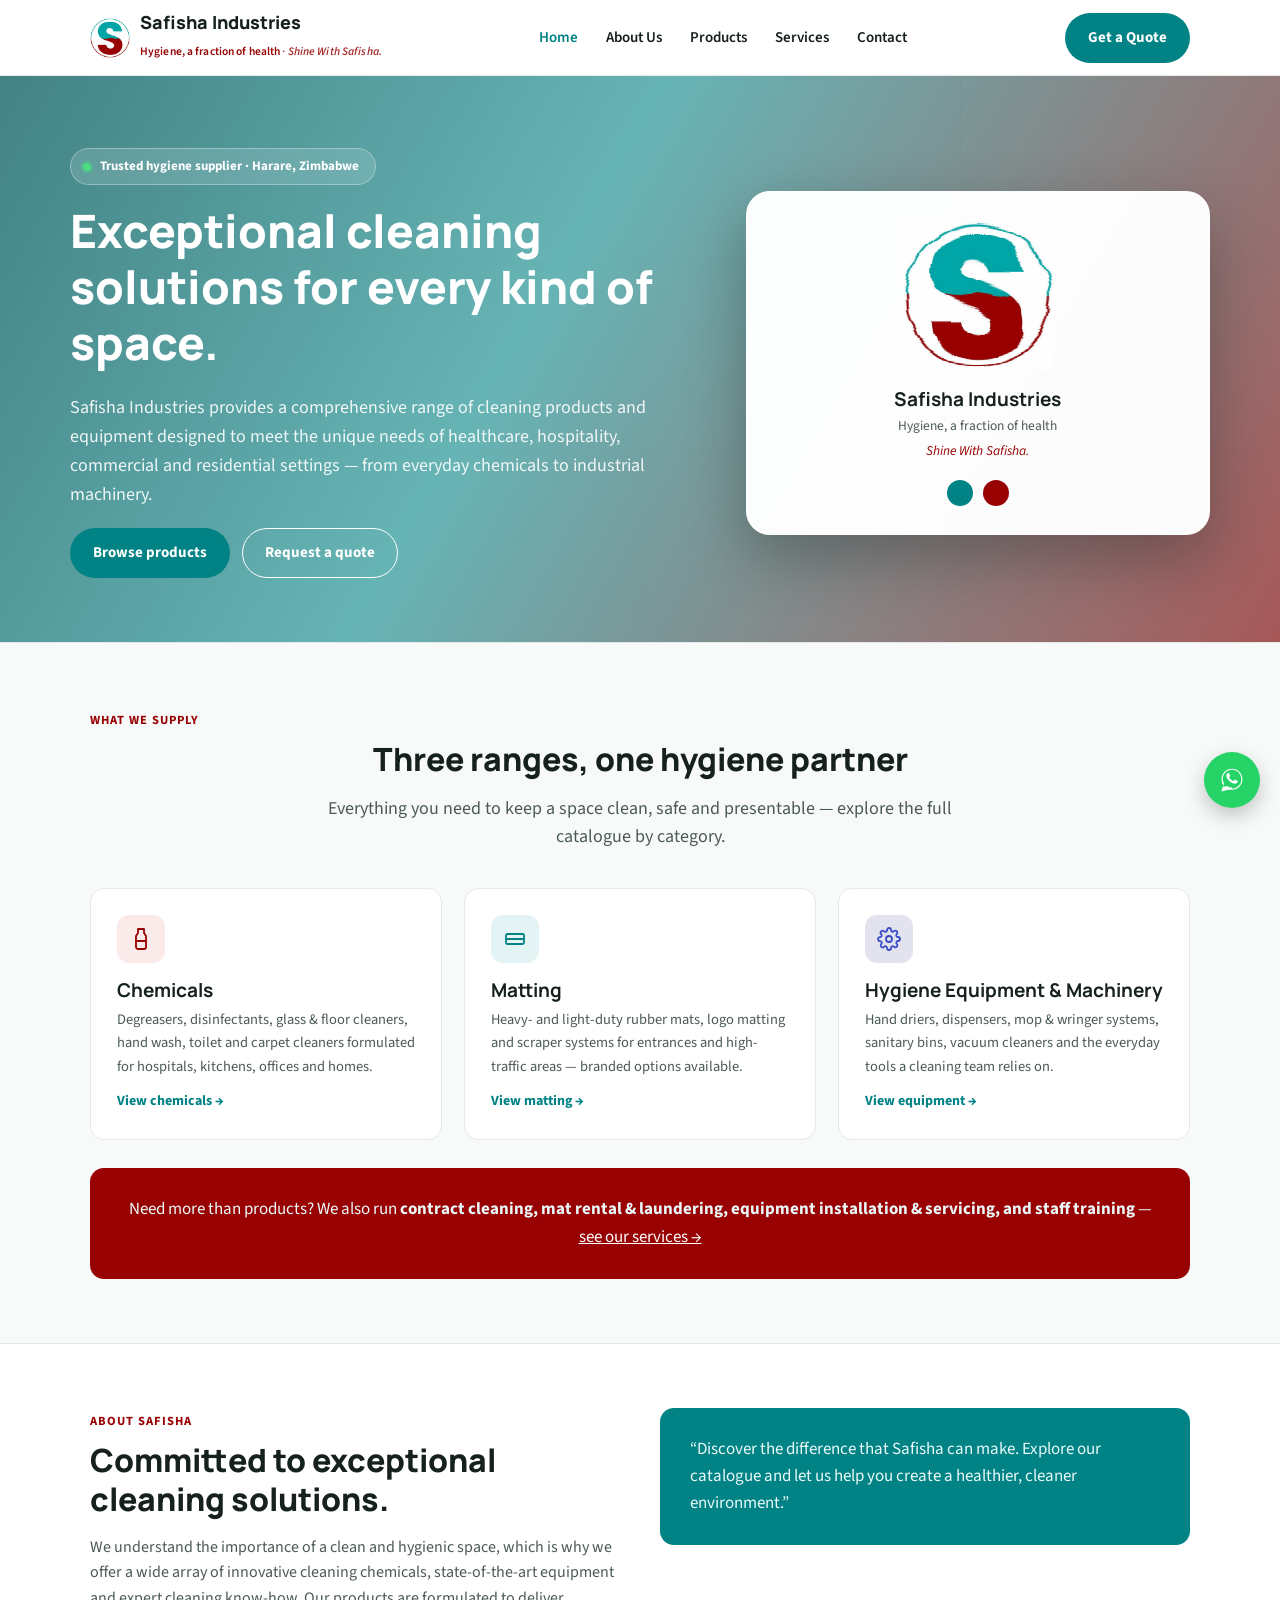
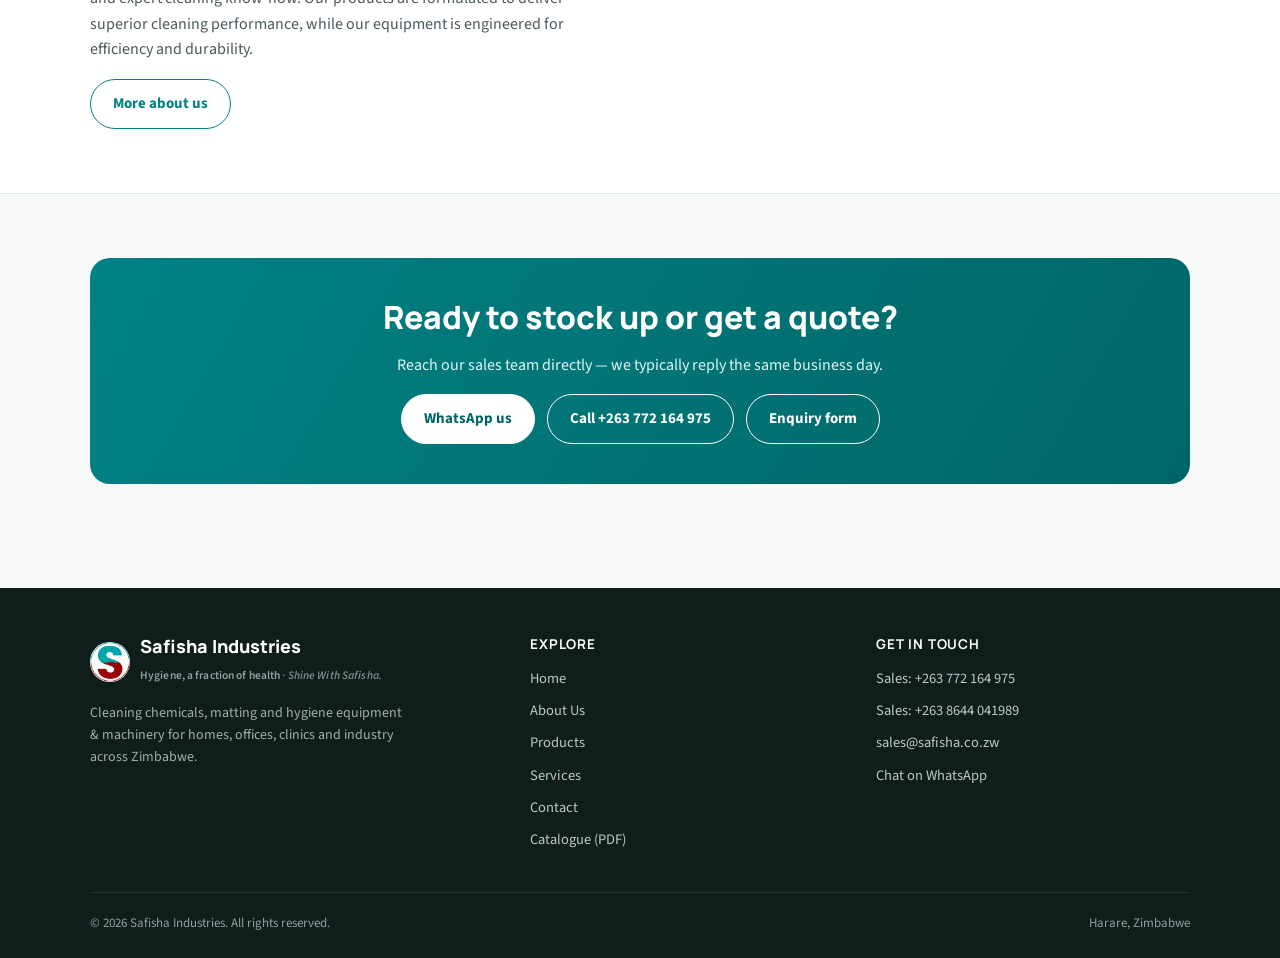
<file: index.html>
<!doctype html>
<html lang="en">
<head>
<meta charset="UTF-8">
<meta name="viewport" content="width=device-width, initial-scale=1">
<title>Home | Safisha Industries</title>
<meta name="description" content="Safisha Industries supplies cleaning chemicals, matting and hygiene equipment &amp; machinery to homes, offices, clinics and industry across Zimbabwe.">
<meta name="theme-color" content="#018284">
<link rel="icon" type="image/png" sizes="32x32" href="/assets/favicon-32.png">
<link rel="apple-touch-icon" href="/assets/favicon-180.png">
<link rel="preconnect" href="https://fonts.googleapis.com">
<link rel="preconnect" href="https://fonts.gstatic.com" crossorigin>
<link href="https://fonts.googleapis.com/css2?family=Manrope:wght@700;800&family=Source+Sans+3:wght@400;600;700&display=swap" rel="stylesheet">
<link rel="stylesheet" href="/css/styles.css">
<link rel="canonical" href="https://safishazim.com/">
<meta property="og:title" content="Safisha Industries — Hygiene, a fraction of health">
<meta property="og:description" content="Safisha Industries supplies cleaning chemicals, matting and hygiene equipment &amp; machinery to homes, offices, clinics and industry across Zimbabwe.">
<meta property="og:type" content="website">
<meta property="og:url" content="https://safishazim.com/">
<meta property="og:image" content="https://safishazim.com/assets/logo-original.png">
<script type="application/ld+json">
{
  "@context": "https://schema.org",
  "@type": "LocalBusiness",
  "@id": "https://safishazim.com/#organization",
  "name": "Safisha Industries",
  "alternateName": "Safisha Industries Pvt Ltd",
  "description": "Cleaning chemicals, matting and hygiene equipment supplier in Zimbabwe.",
  "url": "https://safishazim.com/",
  "logo": "https://safishazim.com/assets/logo.png",
  "image": "https://safishazim.com/assets/logo-original.png",
  "email": "sales@safisha.co.zw",
  "telephone": "+263 772 164 975",
  "slogan": "Hygiene, a fraction of health",
  "address": {
    "@type": "PostalAddress",
    "addressLocality": "Harare",
    "addressCountry": "ZW"
  }
}
</script>
</head>
<body>

<header id="site-header">
  <div class="nav-wrap">
    <a href="/" class="brandmark" aria-label="Safisha Industries home">
      <img src="/assets/logo.png" alt="Safisha Industries logo">
      <span>
        <span class="name">Safisha Industries</span><br>
        <span class="tag">Hygiene, a fraction of health <em class="shine-inline">&middot; Shine With Safisha.</em></span>
      </span>
    </a>
    <nav class="mainnav" aria-label="Primary">
      <a href="/" class=" active">Home</a>
      <a href="/about.html" class="">About Us</a>
      <a href="/products.html" class="">Products</a>
      <a href="/services.html" class="">Services</a>
      <a href="/contact.html" class="">Contact</a>
    </nav>
    <div class="nav-cta">
      <a class="btn primary" href="/contact.html">Get a Quote</a>
      <button class="menu-toggle" aria-label="Menu" aria-expanded="false">
        <svg viewBox="0 0 24 24" fill="none" stroke="currentColor" stroke-width="2" stroke-linecap="round"><path d="M3 6h18M3 12h18M3 18h18"/></svg>
      </button>
    </div>
  </div>
</header>

<section class="hero">
    <div class="hero-bg" aria-hidden="true">
          <div class="hero-bg-cell">
                  <span style="background-image:url('/assets/products/degreasing-detergent-concentrate.jpg'); animation-duration:45s; animation-delay:0s;"></span>
                  <span style="background-image:url('/assets/products/extra-duty-heavy-duty-rubber-mats.jpg'); animation-duration:45s; animation-delay:5s;"></span>
                  <span style="background-image:url('/assets/products/eco-budget-automatic-hand-drier.jpg'); animation-duration:45s; animation-delay:10s;"></span>
                  <span style="background-image:url('/assets/products/hand-wash-liquid.jpg'); animation-duration:45s; animation-delay:15s;"></span>
                  <span style="background-image:url('/assets/products/spectra-clean.jpg'); animation-duration:45s; animation-delay:20s;"></span>
                  <span style="background-image:url('/assets/products/wet-dry-vacuum-cleaner.jpg'); animation-duration:45s; animation-delay:25s;"></span>
                  <span style="background-image:url('/assets/products/bleach-solution.jpg'); animation-duration:45s; animation-delay:30s;"></span>
                  <span style="background-image:url('/assets/products/trio-scraper.jpg'); animation-duration:45s; animation-delay:35s;"></span>
                  <span style="background-image:url('/assets/products/wet-floor-signs.jpg'); animation-duration:45s; animation-delay:40s;"></span>
              </div>
          <div class="hero-bg-cell">
                  <span style="background-image:url('/assets/products/degreasing-detergent-concentrate.jpg'); animation-duration:45s; animation-delay:5s;"></span>
                  <span style="background-image:url('/assets/products/extra-duty-heavy-duty-rubber-mats.jpg'); animation-duration:45s; animation-delay:10s;"></span>
                  <span style="background-image:url('/assets/products/eco-budget-automatic-hand-drier.jpg'); animation-duration:45s; animation-delay:15s;"></span>
                  <span style="background-image:url('/assets/products/hand-wash-liquid.jpg'); animation-duration:45s; animation-delay:20s;"></span>
                  <span style="background-image:url('/assets/products/spectra-clean.jpg'); animation-duration:45s; animation-delay:25s;"></span>
                  <span style="background-image:url('/assets/products/wet-dry-vacuum-cleaner.jpg'); animation-duration:45s; animation-delay:30s;"></span>
                  <span style="background-image:url('/assets/products/bleach-solution.jpg'); animation-duration:45s; animation-delay:35s;"></span>
                  <span style="background-image:url('/assets/products/trio-scraper.jpg'); animation-duration:45s; animation-delay:40s;"></span>
                  <span style="background-image:url('/assets/products/wet-floor-signs.jpg'); animation-duration:45s; animation-delay:0s;"></span>
              </div>
          <div class="hero-bg-cell">
                  <span style="background-image:url('/assets/products/degreasing-detergent-concentrate.jpg'); animation-duration:45s; animation-delay:10s;"></span>
                  <span style="background-image:url('/assets/products/extra-duty-heavy-duty-rubber-mats.jpg'); animation-duration:45s; animation-delay:15s;"></span>
                  <span style="background-image:url('/assets/products/eco-budget-automatic-hand-drier.jpg'); animation-duration:45s; animation-delay:20s;"></span>
                  <span style="background-image:url('/assets/products/hand-wash-liquid.jpg'); animation-duration:45s; animation-delay:25s;"></span>
                  <span style="background-image:url('/assets/products/spectra-clean.jpg'); animation-duration:45s; animation-delay:30s;"></span>
                  <span style="background-image:url('/assets/products/wet-dry-vacuum-cleaner.jpg'); animation-duration:45s; animation-delay:35s;"></span>
                  <span style="background-image:url('/assets/products/bleach-solution.jpg'); animation-duration:45s; animation-delay:40s;"></span>
                  <span style="background-image:url('/assets/products/trio-scraper.jpg'); animation-duration:45s; animation-delay:0s;"></span>
                  <span style="background-image:url('/assets/products/wet-floor-signs.jpg'); animation-duration:45s; animation-delay:5s;"></span>
              </div>
          <div class="hero-bg-cell">
                  <span style="background-image:url('/assets/products/degreasing-detergent-concentrate.jpg'); animation-duration:45s; animation-delay:15s;"></span>
                  <span style="background-image:url('/assets/products/extra-duty-heavy-duty-rubber-mats.jpg'); animation-duration:45s; animation-delay:20s;"></span>
                  <span style="background-image:url('/assets/products/eco-budget-automatic-hand-drier.jpg'); animation-duration:45s; animation-delay:25s;"></span>
                  <span style="background-image:url('/assets/products/hand-wash-liquid.jpg'); animation-duration:45s; animation-delay:30s;"></span>
                  <span style="background-image:url('/assets/products/spectra-clean.jpg'); animation-duration:45s; animation-delay:35s;"></span>
                  <span style="background-image:url('/assets/products/wet-dry-vacuum-cleaner.jpg'); animation-duration:45s; animation-delay:40s;"></span>
                  <span style="background-image:url('/assets/products/bleach-solution.jpg'); animation-duration:45s; animation-delay:0s;"></span>
                  <span style="background-image:url('/assets/products/trio-scraper.jpg'); animation-duration:45s; animation-delay:5s;"></span>
                  <span style="background-image:url('/assets/products/wet-floor-signs.jpg'); animation-duration:45s; animation-delay:10s;"></span>
              </div>
          <div class="hero-bg-cell">
                  <span style="background-image:url('/assets/products/degreasing-detergent-concentrate.jpg'); animation-duration:45s; animation-delay:20s;"></span>
                  <span style="background-image:url('/assets/products/extra-duty-heavy-duty-rubber-mats.jpg'); animation-duration:45s; animation-delay:25s;"></span>
                  <span style="background-image:url('/assets/products/eco-budget-automatic-hand-drier.jpg'); animation-duration:45s; animation-delay:30s;"></span>
                  <span style="background-image:url('/assets/products/hand-wash-liquid.jpg'); animation-duration:45s; animation-delay:35s;"></span>
                  <span style="background-image:url('/assets/products/spectra-clean.jpg'); animation-duration:45s; animation-delay:40s;"></span>
                  <span style="background-image:url('/assets/products/wet-dry-vacuum-cleaner.jpg'); animation-duration:45s; animation-delay:0s;"></span>
                  <span style="background-image:url('/assets/products/bleach-solution.jpg'); animation-duration:45s; animation-delay:5s;"></span>
                  <span style="background-image:url('/assets/products/trio-scraper.jpg'); animation-duration:45s; animation-delay:10s;"></span>
                  <span style="background-image:url('/assets/products/wet-floor-signs.jpg'); animation-duration:45s; animation-delay:15s;"></span>
              </div>
          <div class="hero-bg-cell">
                  <span style="background-image:url('/assets/products/degreasing-detergent-concentrate.jpg'); animation-duration:45s; animation-delay:25s;"></span>
                  <span style="background-image:url('/assets/products/extra-duty-heavy-duty-rubber-mats.jpg'); animation-duration:45s; animation-delay:30s;"></span>
                  <span style="background-image:url('/assets/products/eco-budget-automatic-hand-drier.jpg'); animation-duration:45s; animation-delay:35s;"></span>
                  <span style="background-image:url('/assets/products/hand-wash-liquid.jpg'); animation-duration:45s; animation-delay:40s;"></span>
                  <span style="background-image:url('/assets/products/spectra-clean.jpg'); animation-duration:45s; animation-delay:0s;"></span>
                  <span style="background-image:url('/assets/products/wet-dry-vacuum-cleaner.jpg'); animation-duration:45s; animation-delay:5s;"></span>
                  <span style="background-image:url('/assets/products/bleach-solution.jpg'); animation-duration:45s; animation-delay:10s;"></span>
                  <span style="background-image:url('/assets/products/trio-scraper.jpg'); animation-duration:45s; animation-delay:15s;"></span>
                  <span style="background-image:url('/assets/products/wet-floor-signs.jpg'); animation-duration:45s; animation-delay:20s;"></span>
              </div>
          <div class="hero-bg-cell">
                  <span style="background-image:url('/assets/products/degreasing-detergent-concentrate.jpg'); animation-duration:45s; animation-delay:30s;"></span>
                  <span style="background-image:url('/assets/products/extra-duty-heavy-duty-rubber-mats.jpg'); animation-duration:45s; animation-delay:35s;"></span>
                  <span style="background-image:url('/assets/products/eco-budget-automatic-hand-drier.jpg'); animation-duration:45s; animation-delay:40s;"></span>
                  <span style="background-image:url('/assets/products/hand-wash-liquid.jpg'); animation-duration:45s; animation-delay:0s;"></span>
                  <span style="background-image:url('/assets/products/spectra-clean.jpg'); animation-duration:45s; animation-delay:5s;"></span>
                  <span style="background-image:url('/assets/products/wet-dry-vacuum-cleaner.jpg'); animation-duration:45s; animation-delay:10s;"></span>
                  <span style="background-image:url('/assets/products/bleach-solution.jpg'); animation-duration:45s; animation-delay:15s;"></span>
                  <span style="background-image:url('/assets/products/trio-scraper.jpg'); animation-duration:45s; animation-delay:20s;"></span>
                  <span style="background-image:url('/assets/products/wet-floor-signs.jpg'); animation-duration:45s; animation-delay:25s;"></span>
              </div>
          <div class="hero-bg-cell">
                  <span style="background-image:url('/assets/products/degreasing-detergent-concentrate.jpg'); animation-duration:45s; animation-delay:35s;"></span>
                  <span style="background-image:url('/assets/products/extra-duty-heavy-duty-rubber-mats.jpg'); animation-duration:45s; animation-delay:40s;"></span>
                  <span style="background-image:url('/assets/products/eco-budget-automatic-hand-drier.jpg'); animation-duration:45s; animation-delay:0s;"></span>
                  <span style="background-image:url('/assets/products/hand-wash-liquid.jpg'); animation-duration:45s; animation-delay:5s;"></span>
                  <span style="background-image:url('/assets/products/spectra-clean.jpg'); animation-duration:45s; animation-delay:10s;"></span>
                  <span style="background-image:url('/assets/products/wet-dry-vacuum-cleaner.jpg'); animation-duration:45s; animation-delay:15s;"></span>
                  <span style="background-image:url('/assets/products/bleach-solution.jpg'); animation-duration:45s; animation-delay:20s;"></span>
                  <span style="background-image:url('/assets/products/trio-scraper.jpg'); animation-duration:45s; animation-delay:25s;"></span>
                  <span style="background-image:url('/assets/products/wet-floor-signs.jpg'); animation-duration:45s; animation-delay:30s;"></span>
              </div>
          <div class="hero-bg-cell">
                  <span style="background-image:url('/assets/products/degreasing-detergent-concentrate.jpg'); animation-duration:45s; animation-delay:40s;"></span>
                  <span style="background-image:url('/assets/products/extra-duty-heavy-duty-rubber-mats.jpg'); animation-duration:45s; animation-delay:0s;"></span>
                  <span style="background-image:url('/assets/products/eco-budget-automatic-hand-drier.jpg'); animation-duration:45s; animation-delay:5s;"></span>
                  <span style="background-image:url('/assets/products/hand-wash-liquid.jpg'); animation-duration:45s; animation-delay:10s;"></span>
                  <span style="background-image:url('/assets/products/spectra-clean.jpg'); animation-duration:45s; animation-delay:15s;"></span>
                  <span style="background-image:url('/assets/products/wet-dry-vacuum-cleaner.jpg'); animation-duration:45s; animation-delay:20s;"></span>
                  <span style="background-image:url('/assets/products/bleach-solution.jpg'); animation-duration:45s; animation-delay:25s;"></span>
                  <span style="background-image:url('/assets/products/trio-scraper.jpg'); animation-duration:45s; animation-delay:30s;"></span>
                  <span style="background-image:url('/assets/products/wet-floor-signs.jpg'); animation-duration:45s; animation-delay:35s;"></span>
              </div>
          <div class="hero-bg-cell">
                  <span style="background-image:url('/assets/products/degreasing-detergent-concentrate.jpg'); animation-duration:45s; animation-delay:0s;"></span>
                  <span style="background-image:url('/assets/products/extra-duty-heavy-duty-rubber-mats.jpg'); animation-duration:45s; animation-delay:5s;"></span>
                  <span style="background-image:url('/assets/products/eco-budget-automatic-hand-drier.jpg'); animation-duration:45s; animation-delay:10s;"></span>
                  <span style="background-image:url('/assets/products/hand-wash-liquid.jpg'); animation-duration:45s; animation-delay:15s;"></span>
                  <span style="background-image:url('/assets/products/spectra-clean.jpg'); animation-duration:45s; animation-delay:20s;"></span>
                  <span style="background-image:url('/assets/products/wet-dry-vacuum-cleaner.jpg'); animation-duration:45s; animation-delay:25s;"></span>
                  <span style="background-image:url('/assets/products/bleach-solution.jpg'); animation-duration:45s; animation-delay:30s;"></span>
                  <span style="background-image:url('/assets/products/trio-scraper.jpg'); animation-duration:45s; animation-delay:35s;"></span>
                  <span style="background-image:url('/assets/products/wet-floor-signs.jpg'); animation-duration:45s; animation-delay:40s;"></span>
              </div>
          <div class="hero-bg-cell">
                  <span style="background-image:url('/assets/products/degreasing-detergent-concentrate.jpg'); animation-duration:45s; animation-delay:5s;"></span>
                  <span style="background-image:url('/assets/products/extra-duty-heavy-duty-rubber-mats.jpg'); animation-duration:45s; animation-delay:10s;"></span>
                  <span style="background-image:url('/assets/products/eco-budget-automatic-hand-drier.jpg'); animation-duration:45s; animation-delay:15s;"></span>
                  <span style="background-image:url('/assets/products/hand-wash-liquid.jpg'); animation-duration:45s; animation-delay:20s;"></span>
                  <span style="background-image:url('/assets/products/spectra-clean.jpg'); animation-duration:45s; animation-delay:25s;"></span>
                  <span style="background-image:url('/assets/products/wet-dry-vacuum-cleaner.jpg'); animation-duration:45s; animation-delay:30s;"></span>
                  <span style="background-image:url('/assets/products/bleach-solution.jpg'); animation-duration:45s; animation-delay:35s;"></span>
                  <span style="background-image:url('/assets/products/trio-scraper.jpg'); animation-duration:45s; animation-delay:40s;"></span>
                  <span style="background-image:url('/assets/products/wet-floor-signs.jpg'); animation-duration:45s; animation-delay:0s;"></span>
              </div>
          <div class="hero-bg-cell">
                  <span style="background-image:url('/assets/products/degreasing-detergent-concentrate.jpg'); animation-duration:45s; animation-delay:10s;"></span>
                  <span style="background-image:url('/assets/products/extra-duty-heavy-duty-rubber-mats.jpg'); animation-duration:45s; animation-delay:15s;"></span>
                  <span style="background-image:url('/assets/products/eco-budget-automatic-hand-drier.jpg'); animation-duration:45s; animation-delay:20s;"></span>
                  <span style="background-image:url('/assets/products/hand-wash-liquid.jpg'); animation-duration:45s; animation-delay:25s;"></span>
                  <span style="background-image:url('/assets/products/spectra-clean.jpg'); animation-duration:45s; animation-delay:30s;"></span>
                  <span style="background-image:url('/assets/products/wet-dry-vacuum-cleaner.jpg'); animation-duration:45s; animation-delay:35s;"></span>
                  <span style="background-image:url('/assets/products/bleach-solution.jpg'); animation-duration:45s; animation-delay:40s;"></span>
                  <span style="background-image:url('/assets/products/trio-scraper.jpg'); animation-duration:45s; animation-delay:0s;"></span>
                  <span style="background-image:url('/assets/products/wet-floor-signs.jpg'); animation-duration:45s; animation-delay:5s;"></span>
              </div>
      </div>
  <div class="container hero-grid">
    <div>
      <span class="hero-badge"><span class="dot" aria-hidden="true"></span>Trusted hygiene supplier &middot; Harare, Zimbabwe</span>
      <h1>Exceptional cleaning solutions for every kind of space.</h1>
      <p class="lede">
        Safisha Industries provides a comprehensive range of cleaning products and equipment designed
        to meet the unique needs of healthcare, hospitality, commercial and residential settings —
        from everyday chemicals to industrial machinery.
      </p>
      <div class="btn-row">
        <a class="btn primary" href="/products.html">Browse products</a>
        <a class="btn outline" href="/contact.html">Request a quote</a>
      </div>
    </div>
    <div class="hero-art">
      <!-- Hidden SVG filter that gives the logo a cloth-like ripple. The
           feDisplacementMap warps the image using a noise field, so the S
           (and badge) gently wave like a flag rather than sitting static.

           Earlier version animated feTurbulence's own baseFrequency, which
           re-generates the ENTIRE noise field every frame — the pattern
           doesn't travel, it gets re-randomized, which reads as shimmer/
           static rather than a wave. Fix: generate the noise field once
           (feTurbulence is static below, no <animate> on it) and instead
           animate a feOffset downstream, sliding that same fixed pattern
           sideways. Same pixels, just moving — a real traveling ripple,
           and a low x-frequency keeps the bands large and even rather than
           fine/fuzzy. -->
      <svg width="0" height="0" style="position:absolute;" aria-hidden="true" focusable="false">
        <filter id="wave-flag" x="-30%" y="-30%" width="160%" height="160%">
          <feTurbulence id="wave-turb" type="fractalNoise" numOctaves="2" seed="7" baseFrequency="0.006 0.045" result="wave-noise" />
          <feOffset id="wave-offset" in="wave-noise" dx="0" dy="0" result="wave-noise-shifted">
            <animate id="wave-offset-anim" attributeName="dx" dur="7s" values="-32;32;-32" repeatCount="indefinite" calcMode="spline" keySplines="0.45 0 0.55 1;0.45 0 0.55 1" keyTimes="0;0.5;1" />
          </feOffset>
          <feDisplacementMap id="wave-disp" in="SourceGraphic" in2="wave-noise-shifted" scale="16" xChannelSelector="R" yChannelSelector="G" />
        </filter>
      </svg>
      <a href="/" aria-label="Safisha Industries home">
        <img src="/assets/logo-original.png" alt="Safisha Industries logo" class="hero-logo-wave">
      </a>
      <div>
        <h3 class="mt-0" style="margin-bottom:4px;">Safisha Industries</h3>
        <p class="mb-0 small">Hygiene, a fraction of health</p>
        <p class="mb-0 small hero-shine-tag">Shine With Safisha.</p>
      </div>
      <div class="swatch-row" aria-hidden="true">
        <span class="swatch" style="background:#018284"></span>
        <span class="swatch" style="background:#980203"></span>
      </div>
    </div>
  </div>
</section>

<section class="section">
  <div class="container">
    <div class="eyebrow center">What we supply</div>
    <h2 class="center">Three ranges, one hygiene partner</h2>
    <p class="lede center" style="margin:0 auto 36px;">
      Everything you need to keep a space clean, safe and presentable — explore the full
      catalogue by category.
    </p>
    <div class="grid cols-3">
      <div class="card">
        <div class="icon maroon">
          <svg viewBox="0 0 24 24" fill="none" stroke="currentColor" stroke-width="1.8" stroke-linecap="round" stroke-linejoin="round"><path d="M9 2h6v4l2 3v11a2 2 0 0 1-2 2H9a2 2 0 0 1-2-2V9l2-3z"/><path d="M7 14h10"/></svg>
        </div>
        <h3>Chemicals</h3>
        <p>Degreasers, disinfectants, glass &amp; floor cleaners, hand wash, toilet and carpet cleaners
          formulated for hospitals, kitchens, offices and homes.</p>
        <a class="card-link" href="/products.html#chemicals">View chemicals &rarr;</a>
      </div>
      <div class="card">
        <div class="icon">
          <svg viewBox="0 0 24 24" fill="none" stroke="currentColor" stroke-width="1.8" stroke-linecap="round" stroke-linejoin="round"><rect x="3" y="7" width="18" height="10" rx="1.5"/><path d="M3 12h18"/></svg>
        </div>
        <h3>Matting</h3>
        <p>Heavy- and light-duty rubber mats, logo matting and scraper systems for entrances and
          high-traffic areas — branded options available.</p>
        <a class="card-link" href="/products.html#matting">View matting &rarr;</a>
      </div>
      <div class="card">
        <div class="icon" style="background:#E2E3EE; color:#3A4CC7;">
          <svg viewBox="0 0 24 24" fill="none" stroke="currentColor" stroke-width="1.8" stroke-linecap="round" stroke-linejoin="round"><circle cx="12" cy="12" r="3"/><path d="M19.4 15a1.65 1.65 0 0 0 .33 1.82l.06.06a2 2 0 1 1-2.83 2.83l-.06-.06a1.65 1.65 0 0 0-1.82-.33 1.65 1.65 0 0 0-1 1.51V21a2 2 0 0 1-4 0v-.09A1.65 1.65 0 0 0 9 19.4a1.65 1.65 0 0 0-1.82.33l-.06.06a2 2 0 1 1-2.83-2.83l.06-.06a1.65 1.65 0 0 0 .33-1.82 1.65 1.65 0 0 0-1.51-1H3a2 2 0 0 1 0-4h.09A1.65 1.65 0 0 0 4.6 9a1.65 1.65 0 0 0-.33-1.82l-.06-.06a2 2 0 1 1 2.83-2.83l.06.06a1.65 1.65 0 0 0 1.82.33H9a1.65 1.65 0 0 0 1-1.51V3a2 2 0 0 1 4 0v.09a1.65 1.65 0 0 0 1 1.51 1.65 1.65 0 0 0 1.82-.33l.06-.06a2 2 0 1 1 2.83 2.83l-.06.06a1.65 1.65 0 0 0-.33 1.82V9a1.65 1.65 0 0 0 1.51 1H21a2 2 0 0 1 0 4h-.09a1.65 1.65 0 0 0-1.51 1z"/></svg>
        </div>
        <h3>Hygiene Equipment &amp; Machinery</h3>
        <p>Hand driers, dispensers, mop &amp; wringer systems, sanitary bins, vacuum cleaners and the
          everyday tools a cleaning team relies on.</p>
        <a class="card-link" href="/products.html#equipment">View equipment &rarr;</a>
      </div>
    </div>
    <div class="quote-strip" style="margin-top:28px; background:var(--maroon); text-align:center;">
      <p>Need more than products? We also run <strong>contract cleaning, mat rental &amp;
        laundering, equipment installation &amp; servicing, and staff training</strong> &mdash;
        <a href="/services.html" style="color:#fff; text-decoration:underline;">see our services &rarr;</a></p>
    </div>
  </div>
</section>

<section class="section alt">
  <div class="container about-block">
    <div>
      <div class="eyebrow">About Safisha</div>
      <h2>Committed to exceptional cleaning solutions.</h2>
      <p>
        We understand the importance of a clean and hygienic space, which is why we offer a wide
        array of innovative cleaning chemicals, state-of-the-art equipment and expert cleaning
        know-how. Our products are formulated to deliver superior cleaning performance, while our
        equipment is engineered for efficiency and durability.
      </p>
      <a class="btn outline" href="/about.html">More about us</a>
    </div>
    <div class="quote-strip">
      <p>&ldquo;Discover the difference that Safisha can make. Explore our catalogue and let us help
        you create a healthier, cleaner environment.&rdquo;</p>
    </div>
  </div>
</section>

<section class="section">
  <div class="container">
    <div class="cta-band">
      <h2>Ready to stock up or get a quote?</h2>
      <p>Reach our sales team directly — we typically reply the same business day.</p>
      <div class="btn-row">
        <a class="btn ghost" href="https://wa.me/263772164975" target="_blank" rel="noopener">WhatsApp us</a>
        <a class="btn outline" href="tel:+263772164975">Call +263 772 164 975</a>
        <a class="btn outline" href="/contact.html">Enquiry form</a>
      </div>
    </div>
  </div>
</section>

<footer id="site-footer">
  <div class="container">
    <div class="foot-grid">
      <div>
        <div class="brandmark" style="margin-bottom:14px;">
          <img src="/assets/logo.png" alt="Safisha Industries logo">
          <span>
            <span class="name">Safisha Industries</span><br>
            <span class="tag" style="color:#8FA29E;">Hygiene, a fraction of health <em class="shine-inline">&middot; Shine With Safisha.</em></span>
          </span>
        </div>
        <p style="color:#9FB0AC; font-size:14px; max-width:320px;">
          Cleaning chemicals, matting and hygiene equipment &amp; machinery for homes, offices, clinics
          and industry across Zimbabwe.
        </p>
      </div>
      <div>
        <h4>Explore</h4>
        <ul>
          <li><a href="/">Home</a></li>
          <li><a href="/about.html">About Us</a></li>
          <li><a href="/products.html">Products</a></li>
          <li><a href="/services.html">Services</a></li>
          <li><a href="/contact.html">Contact</a></li>
          <li><a href="/assets/safisha-product-catalogue-2026.pdf" target="_blank" rel="noopener">Catalogue (PDF)</a></li>
        </ul>
      </div>
      <div>
        <h4>Get in touch</h4>
        <ul>
          <li><a href="tel:+263772164975">Sales: +263 772 164 975</a></li>
          <li><a href="tel:+2638644041989">Sales: +263 8644 041989</a></li>
          <li><a href="mailto:sales@safisha.co.zw">sales@safisha.co.zw</a></li>
          <li><a href="https://wa.me/263772164975" target="_blank" rel="noopener">Chat on WhatsApp</a></li>
        </ul>
      </div>
    </div>
    <div class="foot-bottom">
      <span>&copy; 2026 Safisha Industries. All rights reserved.</span>
      <span>Harare, Zimbabwe</span>
    </div>
  </div>
</footer>

<a class="wa-float" href="https://wa.me/263772164975" target="_blank" rel="noopener" aria-label="Chat on WhatsApp">
  <svg viewBox="0 0 32 32"><path d="M16.001 3C9.376 3 4 8.373 4 15c0 2.386.703 4.606 1.912 6.47L4 29l7.72-1.876A11.93 11.93 0 0 0 16.001 27C22.626 27 28 21.627 28 15S22.626 3 16.001 3zm0 21.7c-1.94 0-3.75-.54-5.297-1.48l-.38-.226-4.583 1.113 1.128-4.464-.246-.397A9.65 9.65 0 0 1 5.3 15c0-5.9 4.8-10.7 10.701-10.7 5.9 0 10.699 4.8 10.699 10.7s-4.8 10.7-10.699 10.7zm5.86-8.02c-.32-.16-1.9-.938-2.194-1.045-.294-.107-.508-.16-.722.16-.213.32-.828 1.045-1.015 1.26-.187.213-.374.24-.694.08-.32-.16-1.352-.499-2.575-1.593-.952-.85-1.595-1.9-1.782-2.22-.187-.32-.02-.494.14-.653.144-.144.32-.374.48-.56.16-.187.213-.32.32-.534.107-.213.053-.4-.027-.56-.08-.16-.722-1.744-.99-2.388-.26-.626-.526-.541-.722-.55l-.615-.011c-.213 0-.56.08-.854.4-.294.32-1.12 1.096-1.12 2.674 0 1.578 1.147 3.103 1.307 3.317.16.213 2.259 3.45 5.474 4.838.765.33 1.362.527 1.828.674.768.244 1.467.21 2.02.128.616-.092 1.9-.776 2.168-1.526.267-.75.267-1.393.187-1.526-.08-.134-.293-.213-.613-.373z"/></svg>
</a>

<script src="/js/main.js"></script>
</body>
</html>
</file>
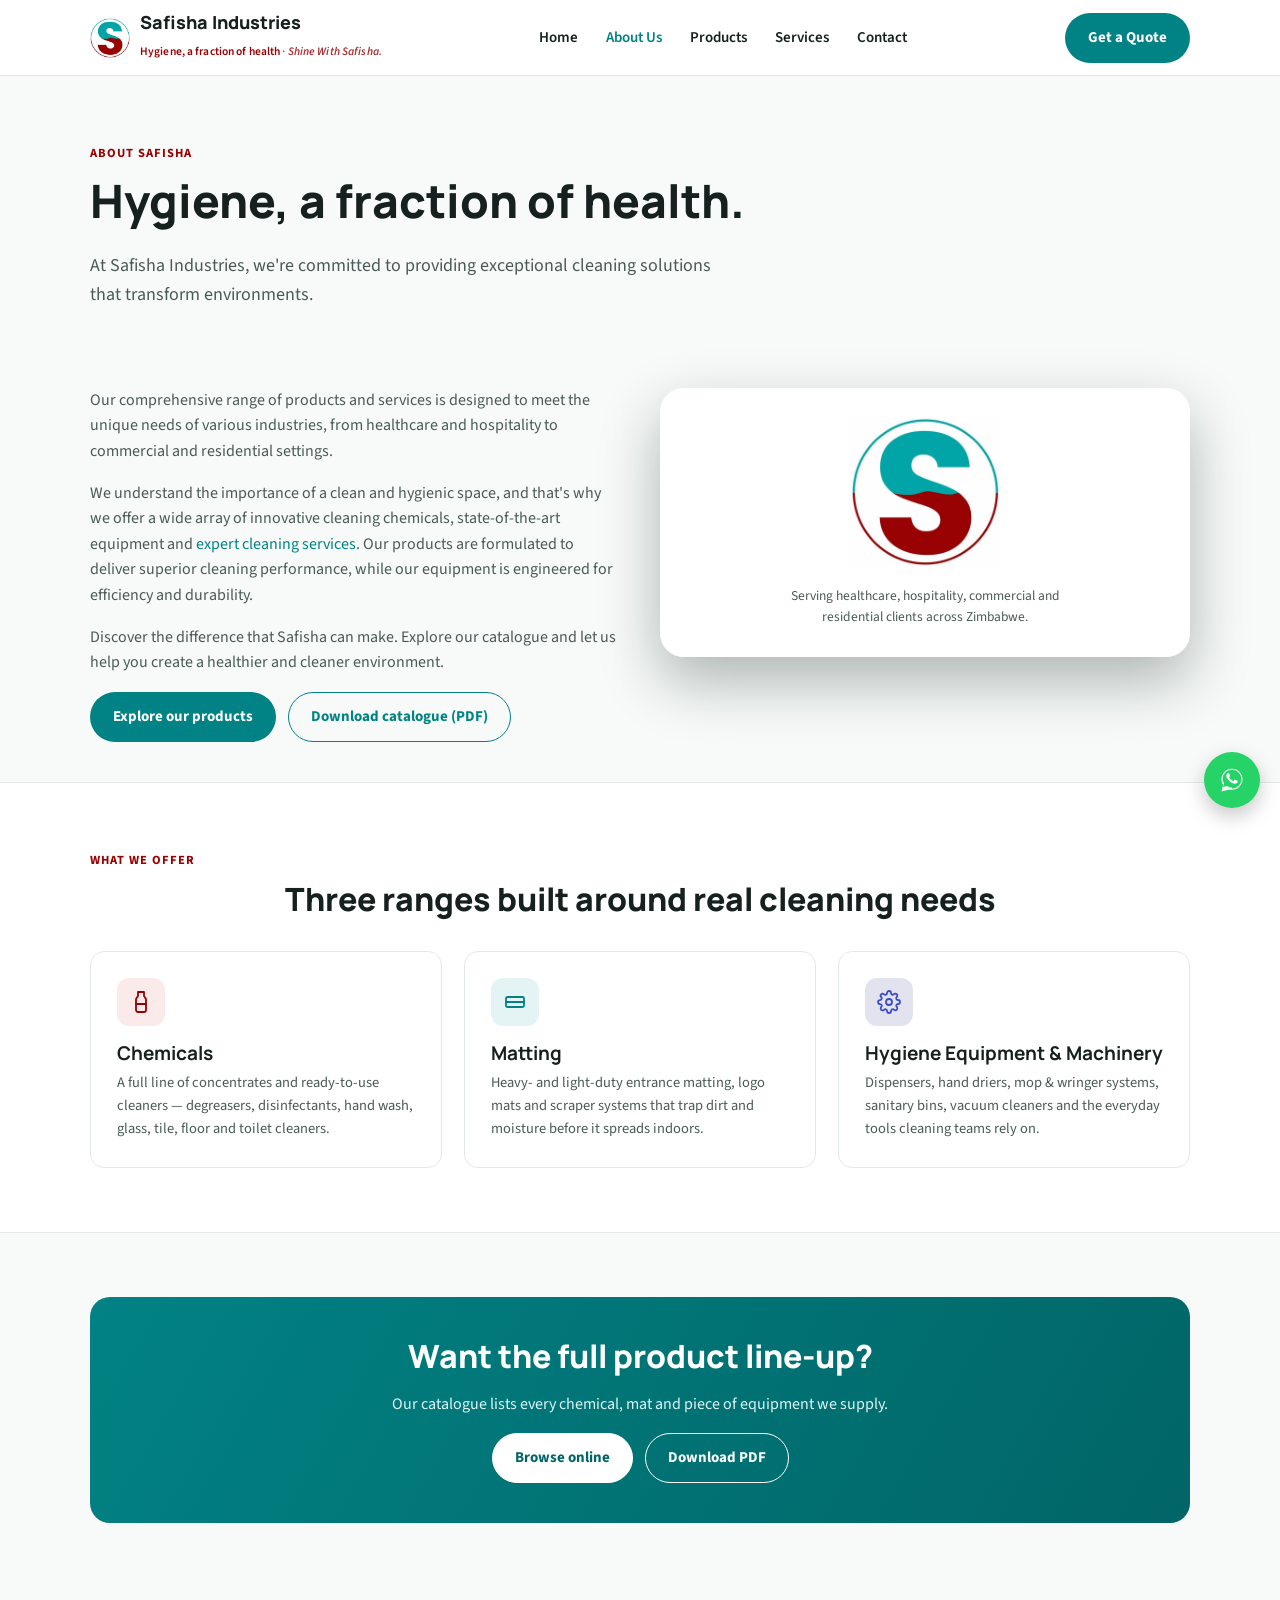
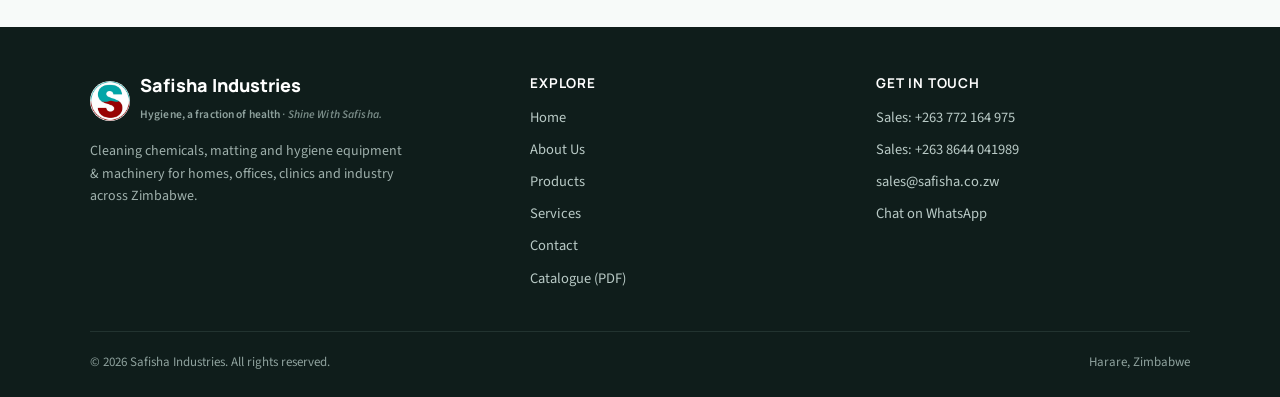
<file: about.html>
<!doctype html>
<html lang="en">
<head>
<meta charset="UTF-8">
<meta name="viewport" content="width=device-width, initial-scale=1">
<title>About Us | Safisha Industries</title>
<meta name="description" content="About Safisha Industries — exceptional cleaning solutions for healthcare, hospitality, commercial and residential settings across Zimbabwe.">
<meta name="theme-color" content="#018284">
<link rel="icon" type="image/png" sizes="32x32" href="/assets/favicon-32.png">
<link rel="apple-touch-icon" href="/assets/favicon-180.png">
<link rel="preconnect" href="https://fonts.googleapis.com">
<link rel="preconnect" href="https://fonts.gstatic.com" crossorigin>
<link href="https://fonts.googleapis.com/css2?family=Manrope:wght@700;800&family=Source+Sans+3:wght@400;600;700&display=swap" rel="stylesheet">
<link rel="stylesheet" href="/css/styles.css">
<link rel="canonical" href="https://safishazim.com/about.html">
<meta property="og:title" content="Safisha Industries — Hygiene, a fraction of health">
<meta property="og:description" content="About Safisha Industries — exceptional cleaning solutions for healthcare, hospitality, commercial and residential settings across Zimbabwe.">
<meta property="og:type" content="website">
<meta property="og:url" content="https://safishazim.com/about.html">
<meta property="og:image" content="https://safishazim.com/assets/logo-original.png">
<script type="application/ld+json">
{
  "@context": "https://schema.org",
  "@type": "LocalBusiness",
  "@id": "https://safishazim.com/#organization",
  "name": "Safisha Industries",
  "alternateName": "Safisha Industries Pvt Ltd",
  "description": "Cleaning chemicals, matting and hygiene equipment supplier in Zimbabwe.",
  "url": "https://safishazim.com/",
  "logo": "https://safishazim.com/assets/logo.png",
  "image": "https://safishazim.com/assets/logo-original.png",
  "email": "sales@safisha.co.zw",
  "telephone": "+263 772 164 975",
  "slogan": "Hygiene, a fraction of health",
  "address": {
    "@type": "PostalAddress",
    "addressLocality": "Harare",
    "addressCountry": "ZW"
  }
}
</script>
</head>
<body>

<header id="site-header">
  <div class="nav-wrap">
    <a href="/" class="brandmark" aria-label="Safisha Industries home">
      <img src="/assets/logo.png" alt="Safisha Industries logo">
      <span>
        <span class="name">Safisha Industries</span><br>
        <span class="tag">Hygiene, a fraction of health <em class="shine-inline">&middot; Shine With Safisha.</em></span>
      </span>
    </a>
    <nav class="mainnav" aria-label="Primary">
      <a href="/" class="">Home</a>
      <a href="/about.html" class=" active">About Us</a>
      <a href="/products.html" class="">Products</a>
      <a href="/services.html" class="">Services</a>
      <a href="/contact.html" class="">Contact</a>
    </nav>
    <div class="nav-cta">
      <a class="btn primary" href="/contact.html">Get a Quote</a>
      <button class="menu-toggle" aria-label="Menu" aria-expanded="false">
        <svg viewBox="0 0 24 24" fill="none" stroke="currentColor" stroke-width="2" stroke-linecap="round"><path d="M3 6h18M3 12h18M3 18h18"/></svg>
      </button>
    </div>
  </div>
</header>

<section class="section" style="padding-bottom:20px;">
  <div class="container">
    <div class="eyebrow">About Safisha</div>
    <h1>Hygiene, a fraction of health.</h1>
    <p class="lede">
      At Safisha Industries, we're committed to providing exceptional cleaning solutions that
      transform environments.
    </p>
  </div>
</section>

<section class="section tight">
  <div class="container about-block">
    <div>
      <p>
        Our comprehensive range of products and services is designed to meet the unique needs of
        various industries, from healthcare and hospitality to commercial and residential settings.
      </p>
      <p>
        We understand the importance of a clean and hygienic space, and that's why we offer a wide
        array of innovative cleaning chemicals, state-of-the-art equipment and
        <a href="/services.html">expert cleaning services</a>. Our products are formulated to
        deliver superior cleaning performance, while our equipment is engineered for efficiency and
        durability.
      </p>
      <p>
        Discover the difference that Safisha can make. Explore our catalogue and let us help you
        create a healthier and cleaner environment.
      </p>
      <div class="btn-row">
        <a class="btn primary" href="/products.html">Explore our products</a>
        <a class="btn outline" href="/assets/safisha-product-catalogue-2026.pdf" target="_blank" rel="noopener">Download catalogue (PDF)</a>
      </div>
    </div>
    <div class="hero-art">
      <img src="/assets/logo-original.png" alt="Safisha Industries logo">
      <p class="mb-0 small center muted">Serving healthcare, hospitality, commercial and<br>residential clients across Zimbabwe.</p>
    </div>
  </div>
</section>

<section class="section alt">
  <div class="container">
    <div class="eyebrow center">What we offer</div>
    <h2 class="center">Three ranges built around real cleaning needs</h2>
    <div class="grid cols-3" style="margin-top:32px;">
      <div class="card">
        <div class="icon maroon">
          <svg viewBox="0 0 24 24" fill="none" stroke="currentColor" stroke-width="1.8" stroke-linecap="round" stroke-linejoin="round"><path d="M9 2h6v4l2 3v11a2 2 0 0 1-2 2H9a2 2 0 0 1-2-2V9l2-3z"/><path d="M7 14h10"/></svg>
        </div>
        <h3>Chemicals</h3>
        <p>A full line of concentrates and ready-to-use cleaners — degreasers, disinfectants,
          hand wash, glass, tile, floor and toilet cleaners.</p>
      </div>
      <div class="card">
        <div class="icon">
          <svg viewBox="0 0 24 24" fill="none" stroke="currentColor" stroke-width="1.8" stroke-linecap="round" stroke-linejoin="round"><rect x="3" y="7" width="18" height="10" rx="1.5"/><path d="M3 12h18"/></svg>
        </div>
        <h3>Matting</h3>
        <p>Heavy- and light-duty entrance matting, logo mats and scraper systems that trap dirt
          and moisture before it spreads indoors.</p>
      </div>
      <div class="card">
        <div class="icon" style="background:#E2E3EE; color:#3A4CC7;">
          <svg viewBox="0 0 24 24" fill="none" stroke="currentColor" stroke-width="1.8" stroke-linecap="round" stroke-linejoin="round"><circle cx="12" cy="12" r="3"/><path d="M19.4 15a1.65 1.65 0 0 0 .33 1.82l.06.06a2 2 0 1 1-2.83 2.83l-.06-.06a1.65 1.65 0 0 0-1.82-.33 1.65 1.65 0 0 0-1 1.51V21a2 2 0 0 1-4 0v-.09A1.65 1.65 0 0 0 9 19.4a1.65 1.65 0 0 0-1.82.33l-.06.06a2 2 0 1 1-2.83-2.83l.06-.06a1.65 1.65 0 0 0 .33-1.82 1.65 1.65 0 0 0-1.51-1H3a2 2 0 0 1 0-4h.09A1.65 1.65 0 0 0 4.6 9a1.65 1.65 0 0 0-.33-1.82l-.06-.06a2 2 0 1 1 2.83-2.83l.06.06a1.65 1.65 0 0 0 1.82.33H9a1.65 1.65 0 0 0 1-1.51V3a2 2 0 0 1 4 0v.09a1.65 1.65 0 0 0 1 1.51 1.65 1.65 0 0 0 1.82-.33l.06-.06a2 2 0 1 1 2.83 2.83l-.06.06a1.65 1.65 0 0 0-.33 1.82V9a1.65 1.65 0 0 0 1.51 1H21a2 2 0 0 1 0 4h-.09a1.65 1.65 0 0 0-1.51 1z"/></svg>
        </div>
        <h3>Hygiene Equipment &amp; Machinery</h3>
        <p>Dispensers, hand driers, mop &amp; wringer systems, sanitary bins, vacuum cleaners and the
          everyday tools cleaning teams rely on.</p>
      </div>
    </div>
  </div>
</section>

<section class="section">
  <div class="container">
    <div class="cta-band">
      <h2>Want the full product line-up?</h2>
      <p>Our catalogue lists every chemical, mat and piece of equipment we supply.</p>
      <div class="btn-row">
        <a class="btn ghost" href="/products.html">Browse online</a>
        <a class="btn outline" href="/assets/safisha-product-catalogue-2026.pdf" target="_blank" rel="noopener">Download PDF</a>
      </div>
    </div>
  </div>
</section>

<footer id="site-footer">
  <div class="container">
    <div class="foot-grid">
      <div>
        <div class="brandmark" style="margin-bottom:14px;">
          <img src="/assets/logo.png" alt="Safisha Industries logo">
          <span>
            <span class="name">Safisha Industries</span><br>
            <span class="tag" style="color:#8FA29E;">Hygiene, a fraction of health <em class="shine-inline">&middot; Shine With Safisha.</em></span>
          </span>
        </div>
        <p style="color:#9FB0AC; font-size:14px; max-width:320px;">
          Cleaning chemicals, matting and hygiene equipment &amp; machinery for homes, offices, clinics
          and industry across Zimbabwe.
        </p>
      </div>
      <div>
        <h4>Explore</h4>
        <ul>
          <li><a href="/">Home</a></li>
          <li><a href="/about.html">About Us</a></li>
          <li><a href="/products.html">Products</a></li>
          <li><a href="/services.html">Services</a></li>
          <li><a href="/contact.html">Contact</a></li>
          <li><a href="/assets/safisha-product-catalogue-2026.pdf" target="_blank" rel="noopener">Catalogue (PDF)</a></li>
        </ul>
      </div>
      <div>
        <h4>Get in touch</h4>
        <ul>
          <li><a href="tel:+263772164975">Sales: +263 772 164 975</a></li>
          <li><a href="tel:+2638644041989">Sales: +263 8644 041989</a></li>
          <li><a href="mailto:sales@safisha.co.zw">sales@safisha.co.zw</a></li>
          <li><a href="https://wa.me/263772164975" target="_blank" rel="noopener">Chat on WhatsApp</a></li>
        </ul>
      </div>
    </div>
    <div class="foot-bottom">
      <span>&copy; 2026 Safisha Industries. All rights reserved.</span>
      <span>Harare, Zimbabwe</span>
    </div>
  </div>
</footer>

<a class="wa-float" href="https://wa.me/263772164975" target="_blank" rel="noopener" aria-label="Chat on WhatsApp">
  <svg viewBox="0 0 32 32"><path d="M16.001 3C9.376 3 4 8.373 4 15c0 2.386.703 4.606 1.912 6.47L4 29l7.72-1.876A11.93 11.93 0 0 0 16.001 27C22.626 27 28 21.627 28 15S22.626 3 16.001 3zm0 21.7c-1.94 0-3.75-.54-5.297-1.48l-.38-.226-4.583 1.113 1.128-4.464-.246-.397A9.65 9.65 0 0 1 5.3 15c0-5.9 4.8-10.7 10.701-10.7 5.9 0 10.699 4.8 10.699 10.7s-4.8 10.7-10.699 10.7zm5.86-8.02c-.32-.16-1.9-.938-2.194-1.045-.294-.107-.508-.16-.722.16-.213.32-.828 1.045-1.015 1.26-.187.213-.374.24-.694.08-.32-.16-1.352-.499-2.575-1.593-.952-.85-1.595-1.9-1.782-2.22-.187-.32-.02-.494.14-.653.144-.144.32-.374.48-.56.16-.187.213-.32.32-.534.107-.213.053-.4-.027-.56-.08-.16-.722-1.744-.99-2.388-.26-.626-.526-.541-.722-.55l-.615-.011c-.213 0-.56.08-.854.4-.294.32-1.12 1.096-1.12 2.674 0 1.578 1.147 3.103 1.307 3.317.16.213 2.259 3.45 5.474 4.838.765.33 1.362.527 1.828.674.768.244 1.467.21 2.02.128.616-.092 1.9-.776 2.168-1.526.267-.75.267-1.393.187-1.526-.08-.134-.293-.213-.613-.373z"/></svg>
</a>

<script src="/js/main.js"></script>
</body>
</html>
</file>
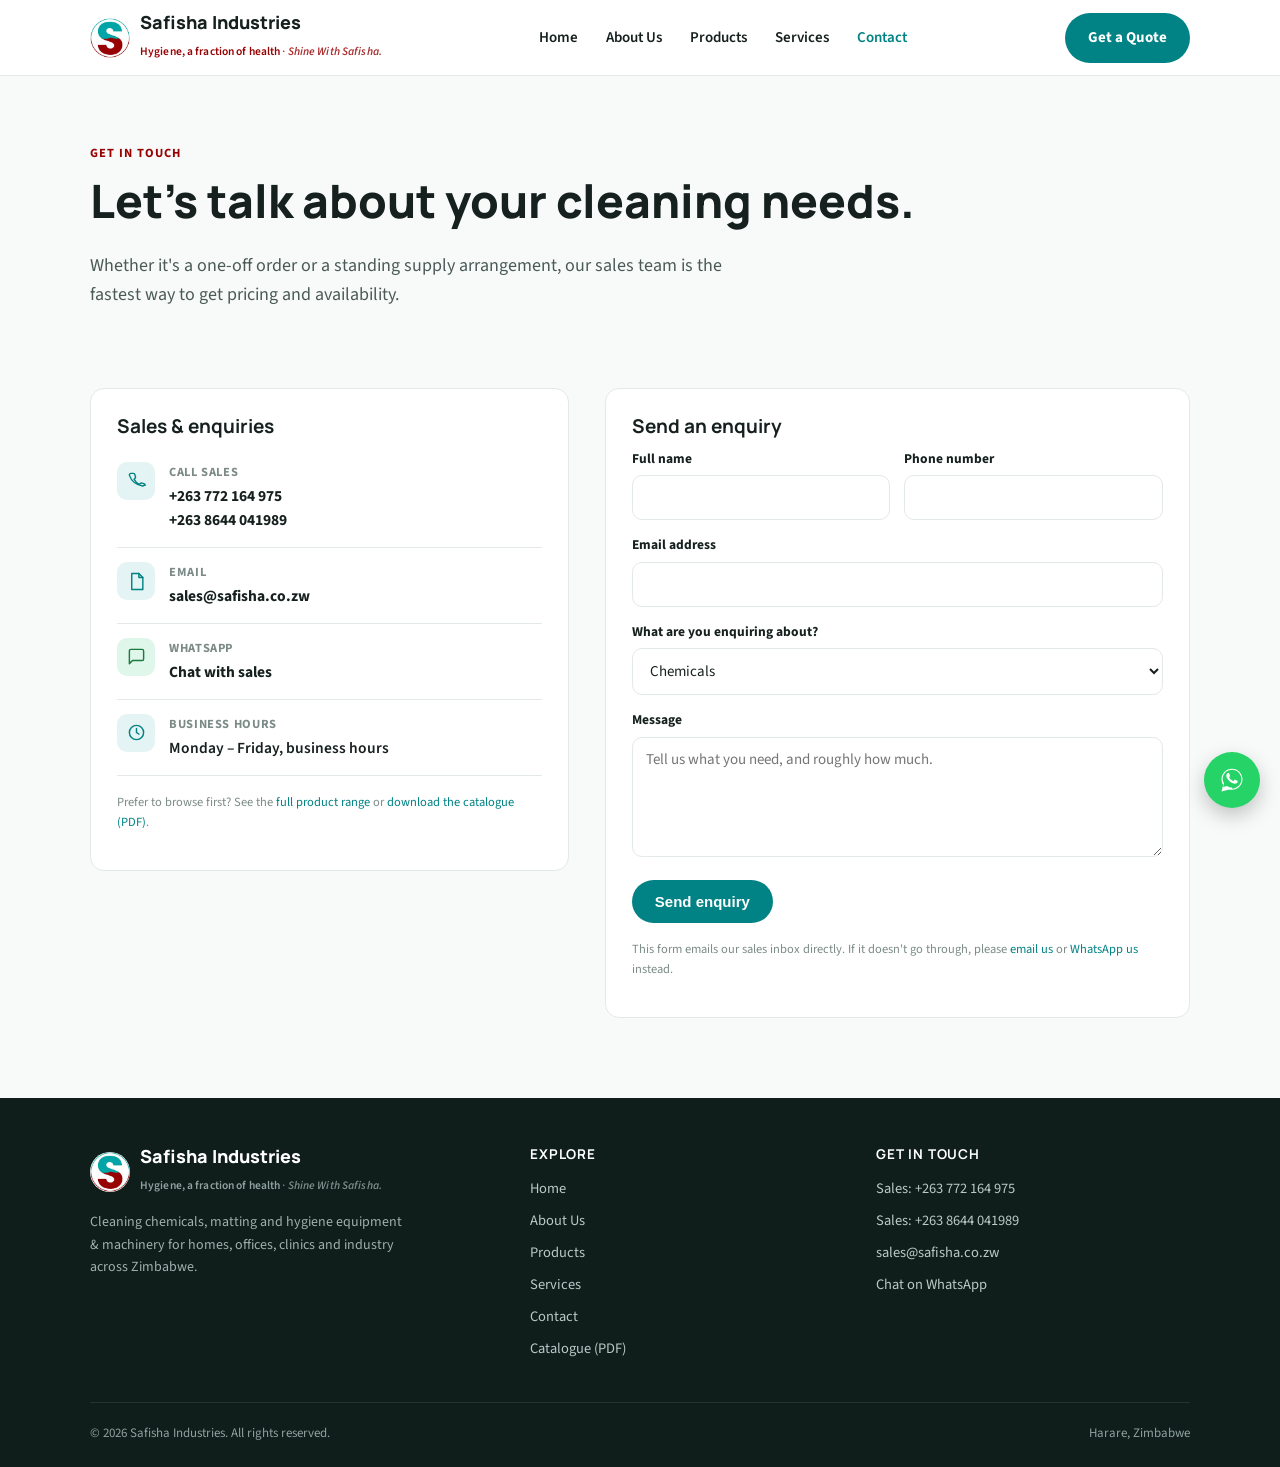
<file: contact.html>
<!doctype html>
<html lang="en">
<head>
<meta charset="UTF-8">
<meta name="viewport" content="width=device-width, initial-scale=1">
<title>Contact Us | Safisha Industries</title>
<meta name="description" content="Contact Safisha Industries — sales enquiries, quotes and stock questions. Call, WhatsApp or email our sales team.">
<meta name="theme-color" content="#018284">
<link rel="icon" type="image/png" sizes="32x32" href="/assets/favicon-32.png">
<link rel="apple-touch-icon" href="/assets/favicon-180.png">
<link rel="preconnect" href="https://fonts.googleapis.com">
<link rel="preconnect" href="https://fonts.gstatic.com" crossorigin>
<link href="https://fonts.googleapis.com/css2?family=Manrope:wght@700;800&family=Source+Sans+3:wght@400;600;700&display=swap" rel="stylesheet">
<link rel="stylesheet" href="/css/styles.css">
<link rel="canonical" href="https://safishazim.com/contact.html">
<meta property="og:title" content="Safisha Industries — Hygiene, a fraction of health">
<meta property="og:description" content="Contact Safisha Industries — sales enquiries, quotes and stock questions. Call, WhatsApp or email our sales team.">
<meta property="og:type" content="website">
<meta property="og:url" content="https://safishazim.com/contact.html">
<meta property="og:image" content="https://safishazim.com/assets/logo-original.png">
<script type="application/ld+json">
{
  "@context": "https://schema.org",
  "@type": "LocalBusiness",
  "@id": "https://safishazim.com/#organization",
  "name": "Safisha Industries",
  "alternateName": "Safisha Industries Pvt Ltd",
  "description": "Cleaning chemicals, matting and hygiene equipment supplier in Zimbabwe.",
  "url": "https://safishazim.com/",
  "logo": "https://safishazim.com/assets/logo.png",
  "image": "https://safishazim.com/assets/logo-original.png",
  "email": "sales@safisha.co.zw",
  "telephone": "+263 772 164 975",
  "slogan": "Hygiene, a fraction of health",
  "address": {
    "@type": "PostalAddress",
    "addressLocality": "Harare",
    "addressCountry": "ZW"
  }
}
</script>
</head>
<body>

<header id="site-header">
  <div class="nav-wrap">
    <a href="/" class="brandmark" aria-label="Safisha Industries home">
      <img src="/assets/logo.png" alt="Safisha Industries logo">
      <span>
        <span class="name">Safisha Industries</span><br>
        <span class="tag">Hygiene, a fraction of health <em class="shine-inline">&middot; Shine With Safisha.</em></span>
      </span>
    </a>
    <nav class="mainnav" aria-label="Primary">
      <a href="/" class="">Home</a>
      <a href="/about.html" class="">About Us</a>
      <a href="/products.html" class="">Products</a>
      <a href="/services.html" class="">Services</a>
      <a href="/contact.html" class=" active">Contact</a>
    </nav>
    <div class="nav-cta">
      <a class="btn primary" href="/contact.html">Get a Quote</a>
      <button class="menu-toggle" aria-label="Menu" aria-expanded="false">
        <svg viewBox="0 0 24 24" fill="none" stroke="currentColor" stroke-width="2" stroke-linecap="round"><path d="M3 6h18M3 12h18M3 18h18"/></svg>
      </button>
    </div>
  </div>
</header>

<section class="section" style="padding-bottom:20px;">
  <div class="container">
    <div class="eyebrow">Get in touch</div>
    <h1>Let's talk about your cleaning needs.</h1>
    <p class="lede">
      Whether it's a one-off order or a standing supply arrangement, our sales team is the fastest
      way to get pricing and availability.
    </p>
  </div>
</section>

<section class="section tight">
  <div class="container contact-grid">
    <div class="contact-card">
      <h3 class="mt-0">Sales &amp; enquiries</h3>
      <div class="contact-row">
        <div class="icon">
          <svg viewBox="0 0 24 24" fill="none" stroke="currentColor" stroke-width="1.8" stroke-linecap="round" stroke-linejoin="round"><path d="M22 16.9a2 2 0 01-2.2 2A19.8 19.8 0 013 5.2 2 2 0 015 3h3a2 2 0 012 1.7c.1.8.3 1.6.6 2.4a2 2 0 01-.4 2.1L9 10.5a16 16 0 006.5 6.5l1.3-1.2a2 2 0 012.1-.4c.8.3 1.6.5 2.4.6a2 2 0 011.7 2.1z"/></svg>
        </div>
        <div>
          <div class="label">Call sales</div>
          <div class="value"><a href="tel:+263772164975">+263 772 164 975</a></div>
          <div class="value"><a href="tel:+2638644041989">+263 8644 041989</a></div>
        </div>
      </div>
      <div class="contact-row">
        <div class="icon">
          <svg viewBox="0 0 24 24" fill="none" stroke="currentColor" stroke-width="1.8" stroke-linecap="round" stroke-linejoin="round"><path d="M6 2h9l5 5v15H6z"/><path d="M15 2v5h5"/></svg>
        </div>
        <div>
          <div class="label">Email</div>
          <div class="value"><a href="mailto:sales@safisha.co.zw">sales@safisha.co.zw</a></div>
        </div>
      </div>
      <div class="contact-row">
        <div class="icon" style="background:#DFF6EA; color:#1D7A3E;">
          <svg viewBox="0 0 24 24" fill="none" stroke="currentColor" stroke-width="1.8" stroke-linecap="round" stroke-linejoin="round"><path d="M21 15a2 2 0 01-2 2H7l-4 4V5a2 2 0 012-2h14a2 2 0 012 2z"/></svg>
        </div>
        <div>
          <div class="label">WhatsApp</div>
          <div class="value"><a href="https://wa.me/263772164975" target="_blank" rel="noopener">Chat with sales</a></div>
        </div>
      </div>
      <div class="contact-row">
        <div class="icon">
          <svg viewBox="0 0 24 24" fill="none" stroke="currentColor" stroke-width="1.8" stroke-linecap="round" stroke-linejoin="round"><circle cx="12" cy="12" r="9"/><path d="M12 7v5l3 2"/></svg>
        </div>
        <div>
          <div class="label">Business hours</div>
          <div class="value" style="font-weight:600;">Monday &ndash; Friday, business hours</div>
        </div>
      </div>
      <p class="form-note" style="margin-top:16px;">
        Prefer to browse first? See the <a href="/products.html">full product range</a> or
        <a href="/assets/safisha-product-catalogue-2026.pdf" target="_blank" rel="noopener">download the catalogue (PDF)</a>.
      </p>
    </div>

    <div class="contact-card">
      <h3 class="mt-0">Send an enquiry</h3>
      <form class="enquiry" autocomplete="on">
        <div class="form-row-2">
          <div>
            <label for="name">Full name</label>
            <input type="text" id="name" name="name" required>
          </div>
          <div>
            <label for="phone">Phone number</label>
            <input type="tel" id="phone" name="phone" required>
          </div>
        </div>
        <div>
          <label for="email">Email address</label>
          <input type="email" id="email" name="email" required>
        </div>
        <div>
          <label for="interest">What are you enquiring about?</label>
          <select id="interest" name="interest">
            <option>Chemicals</option>
            <option>Matting</option>
            <option>Hygiene equipment &amp; machinery</option>
            <option>A mix of products</option>
            <option>Something else</option>
          </select>
        </div>
        <div>
          <label for="message">Message</label>
          <textarea id="message" name="message" required placeholder="Tell us what you need, and roughly how much."></textarea>
        </div>
        <button type="submit" class="btn primary" style="justify-self:start;">Send enquiry</button>
        <div class="form-status" role="status"></div>
        <p class="form-note">
          This form emails our sales inbox directly. If it doesn't go through, please
          <a href="mailto:sales@safisha.co.zw">email us</a> or
          <a href="https://wa.me/263772164975" target="_blank" rel="noopener">WhatsApp us</a> instead.
        </p>
      </form>
    </div>
  </div>
</section>

<footer id="site-footer">
  <div class="container">
    <div class="foot-grid">
      <div>
        <div class="brandmark" style="margin-bottom:14px;">
          <img src="/assets/logo.png" alt="Safisha Industries logo">
          <span>
            <span class="name">Safisha Industries</span><br>
            <span class="tag" style="color:#8FA29E;">Hygiene, a fraction of health <em class="shine-inline">&middot; Shine With Safisha.</em></span>
          </span>
        </div>
        <p style="color:#9FB0AC; font-size:14px; max-width:320px;">
          Cleaning chemicals, matting and hygiene equipment &amp; machinery for homes, offices, clinics
          and industry across Zimbabwe.
        </p>
      </div>
      <div>
        <h4>Explore</h4>
        <ul>
          <li><a href="/">Home</a></li>
          <li><a href="/about.html">About Us</a></li>
          <li><a href="/products.html">Products</a></li>
          <li><a href="/services.html">Services</a></li>
          <li><a href="/contact.html">Contact</a></li>
          <li><a href="/assets/safisha-product-catalogue-2026.pdf" target="_blank" rel="noopener">Catalogue (PDF)</a></li>
        </ul>
      </div>
      <div>
        <h4>Get in touch</h4>
        <ul>
          <li><a href="tel:+263772164975">Sales: +263 772 164 975</a></li>
          <li><a href="tel:+2638644041989">Sales: +263 8644 041989</a></li>
          <li><a href="mailto:sales@safisha.co.zw">sales@safisha.co.zw</a></li>
          <li><a href="https://wa.me/263772164975" target="_blank" rel="noopener">Chat on WhatsApp</a></li>
        </ul>
      </div>
    </div>
    <div class="foot-bottom">
      <span>&copy; 2026 Safisha Industries. All rights reserved.</span>
      <span>Harare, Zimbabwe</span>
    </div>
  </div>
</footer>

<a class="wa-float" href="https://wa.me/263772164975" target="_blank" rel="noopener" aria-label="Chat on WhatsApp">
  <svg viewBox="0 0 32 32"><path d="M16.001 3C9.376 3 4 8.373 4 15c0 2.386.703 4.606 1.912 6.47L4 29l7.72-1.876A11.93 11.93 0 0 0 16.001 27C22.626 27 28 21.627 28 15S22.626 3 16.001 3zm0 21.7c-1.94 0-3.75-.54-5.297-1.48l-.38-.226-4.583 1.113 1.128-4.464-.246-.397A9.65 9.65 0 0 1 5.3 15c0-5.9 4.8-10.7 10.701-10.7 5.9 0 10.699 4.8 10.699 10.7s-4.8 10.7-10.699 10.7zm5.86-8.02c-.32-.16-1.9-.938-2.194-1.045-.294-.107-.508-.16-.722.16-.213.32-.828 1.045-1.015 1.26-.187.213-.374.24-.694.08-.32-.16-1.352-.499-2.575-1.593-.952-.85-1.595-1.9-1.782-2.22-.187-.32-.02-.494.14-.653.144-.144.32-.374.48-.56.16-.187.213-.32.32-.534.107-.213.053-.4-.027-.56-.08-.16-.722-1.744-.99-2.388-.26-.626-.526-.541-.722-.55l-.615-.011c-.213 0-.56.08-.854.4-.294.32-1.12 1.096-1.12 2.674 0 1.578 1.147 3.103 1.307 3.317.16.213 2.259 3.45 5.474 4.838.765.33 1.362.527 1.828.674.768.244 1.467.21 2.02.128.616-.092 1.9-.776 2.168-1.526.267-.75.267-1.393.187-1.526-.08-.134-.293-.213-.613-.373z"/></svg>
</a>

<script src="/js/main.js"></script>
</body>
</html>
</file>
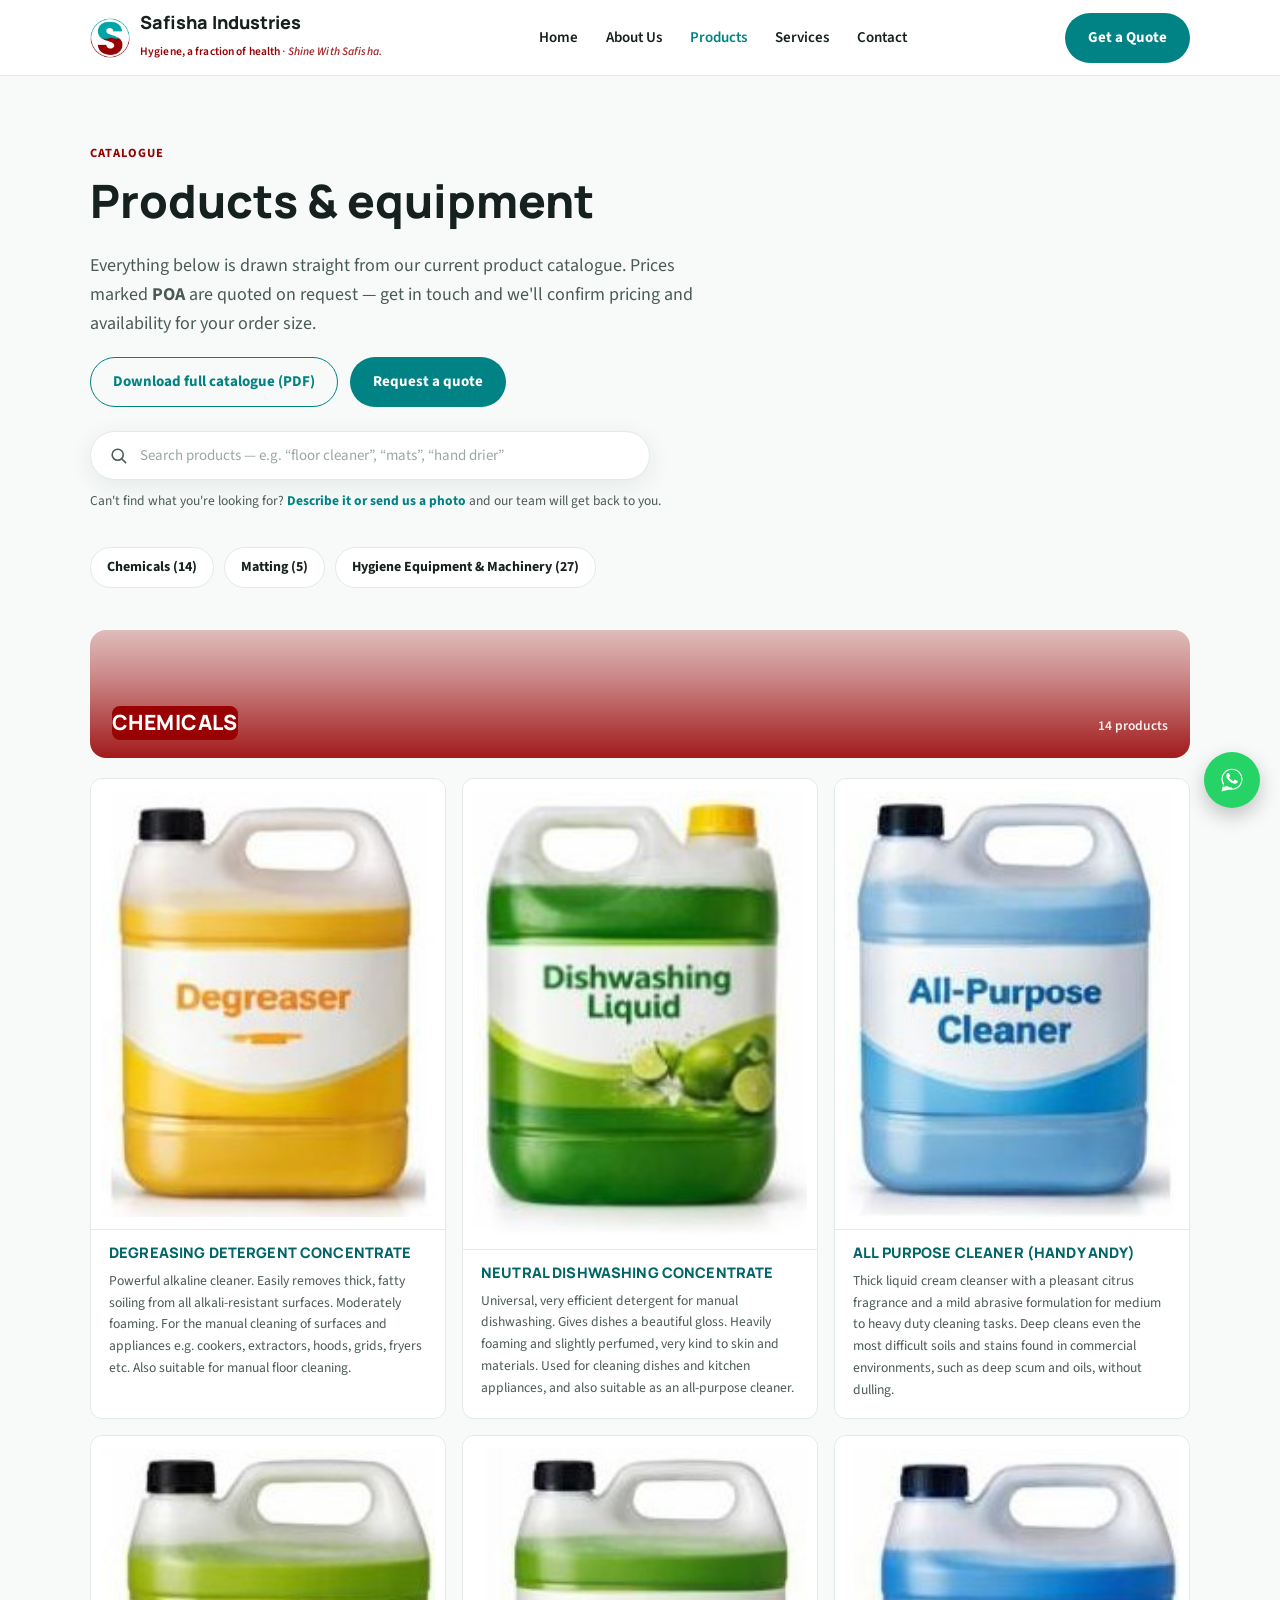
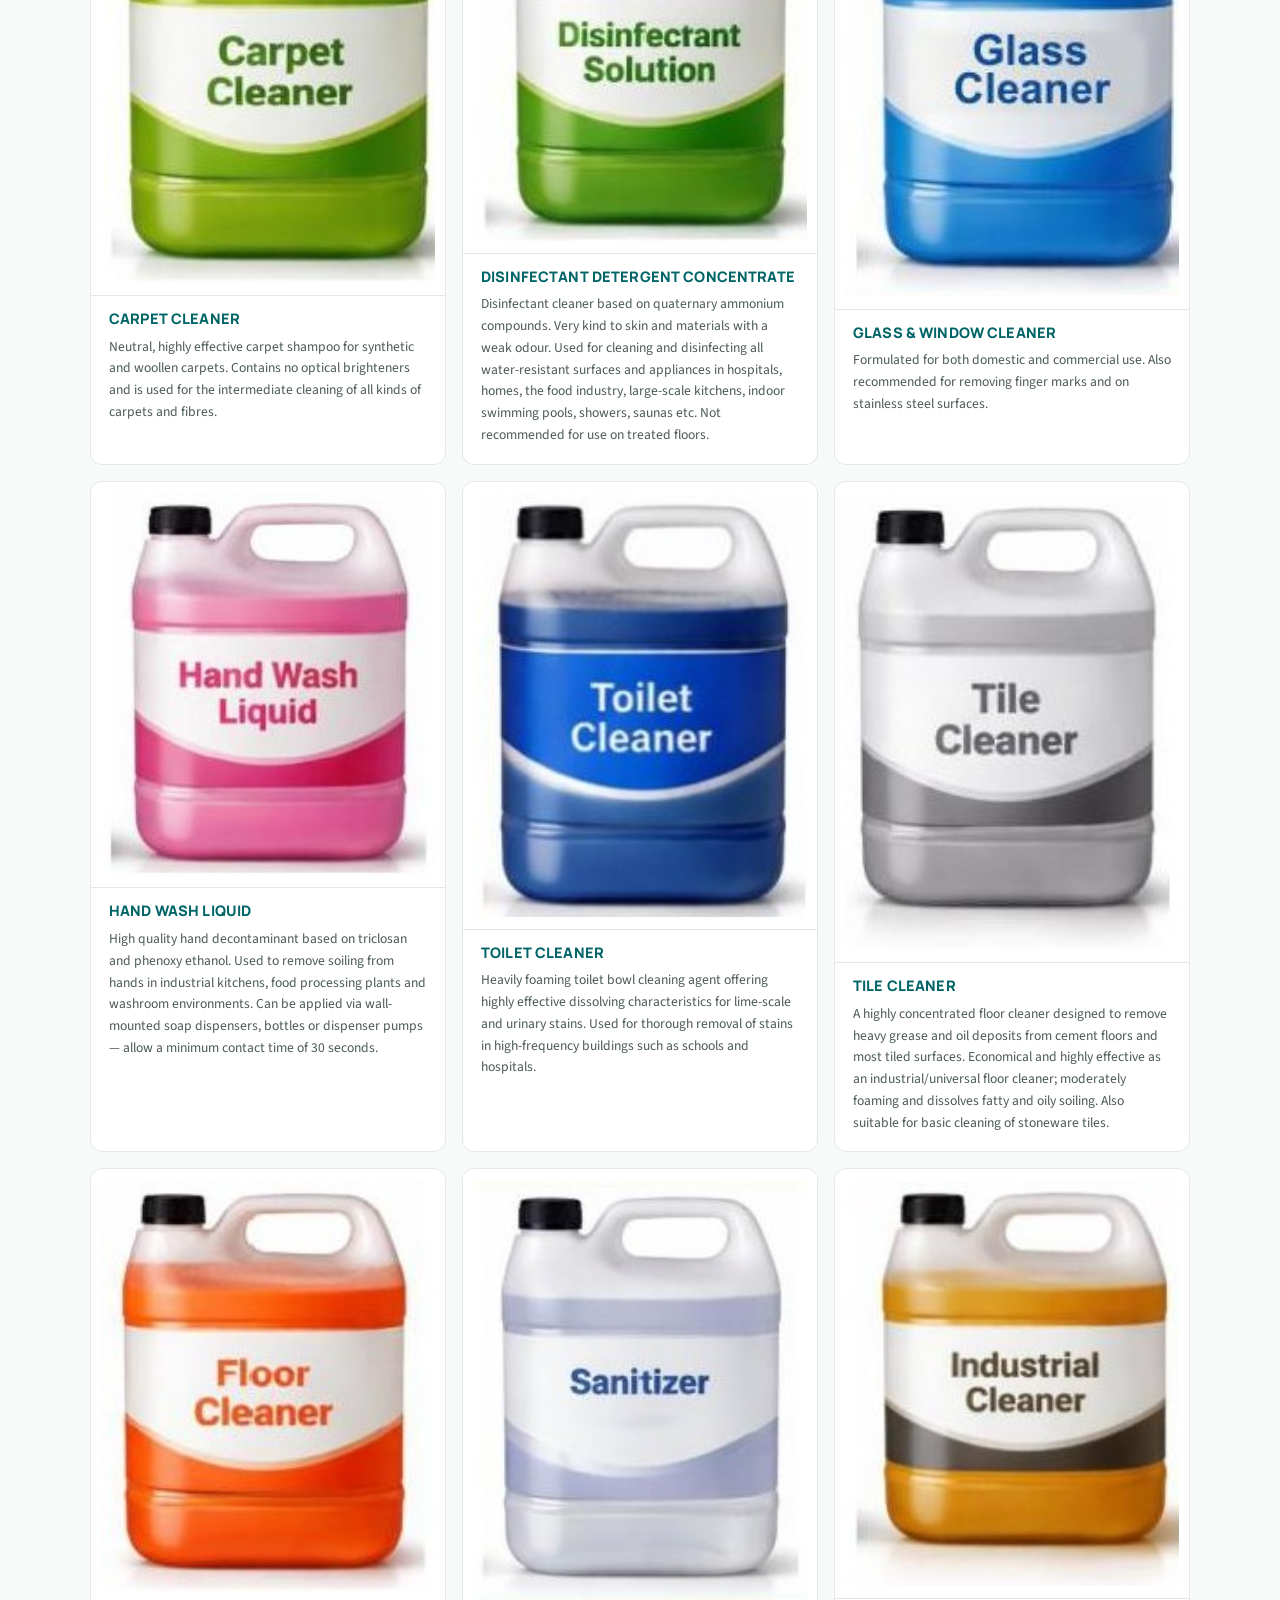
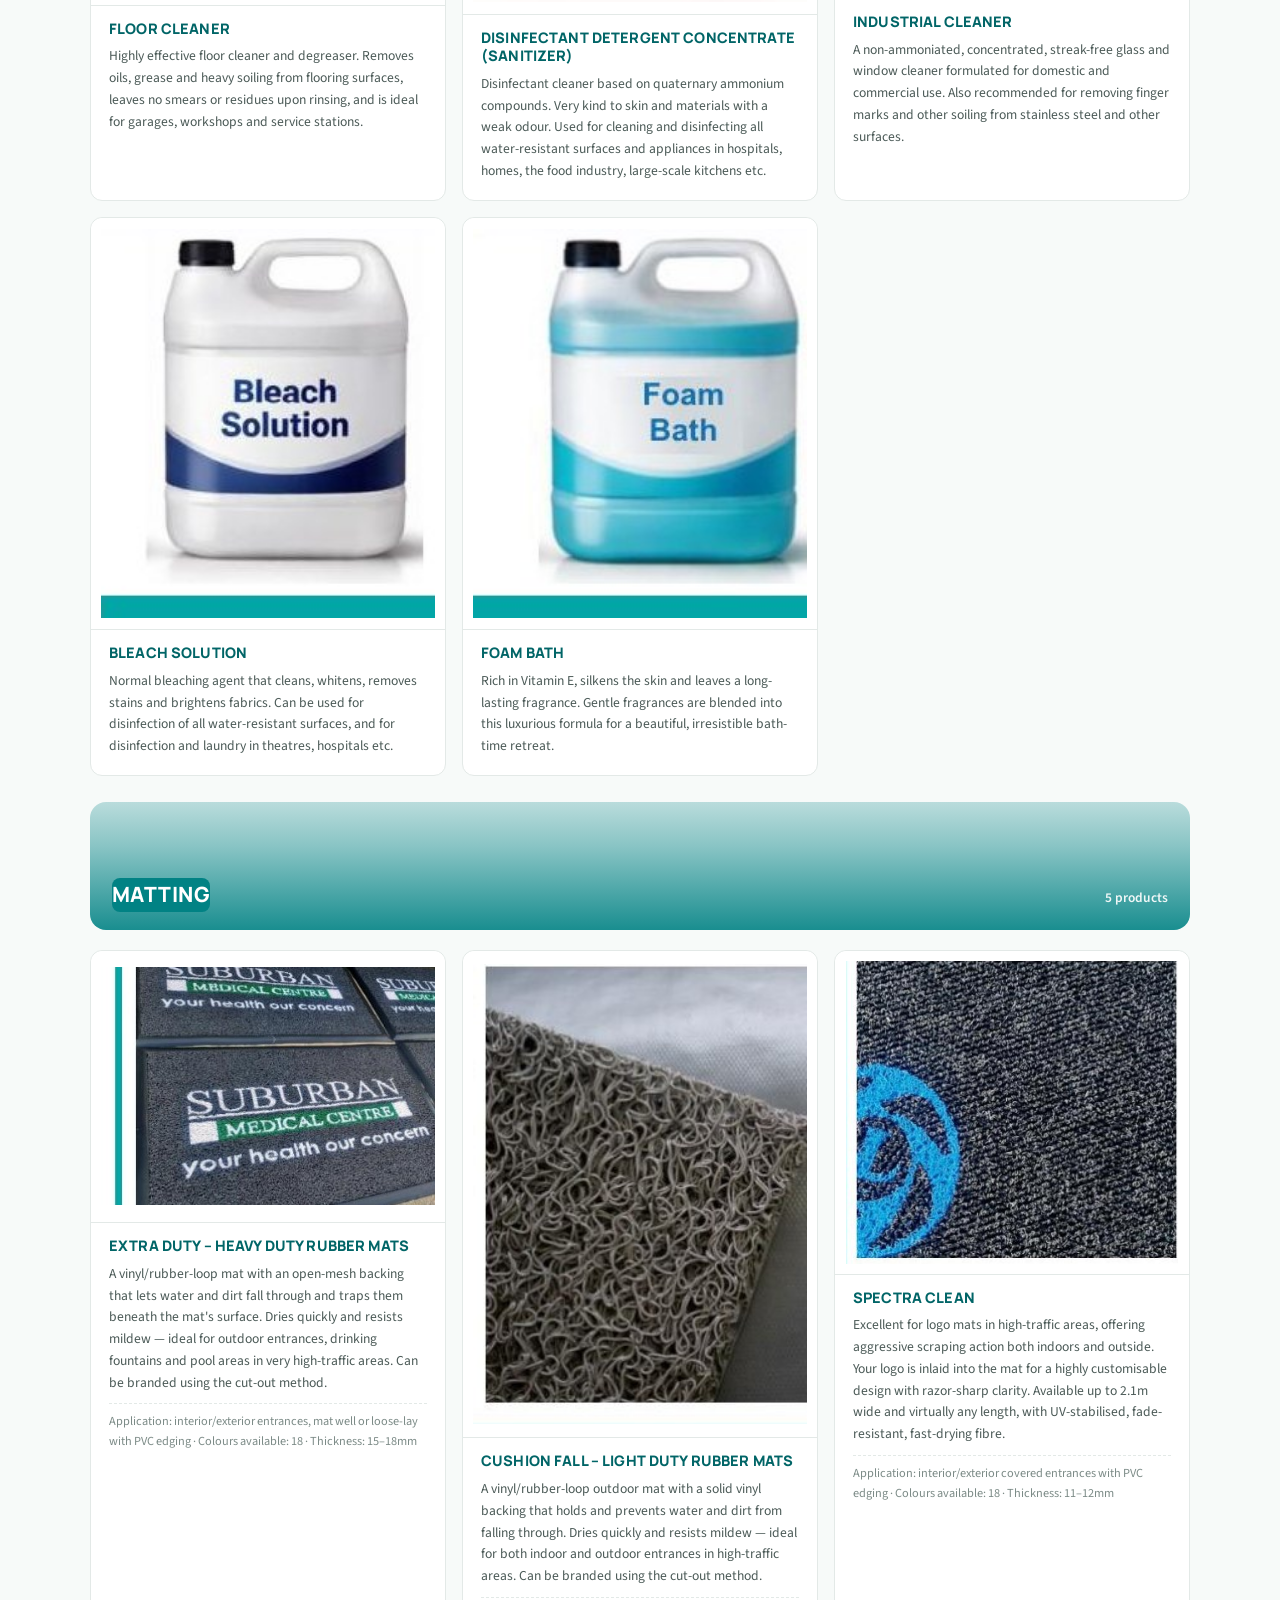
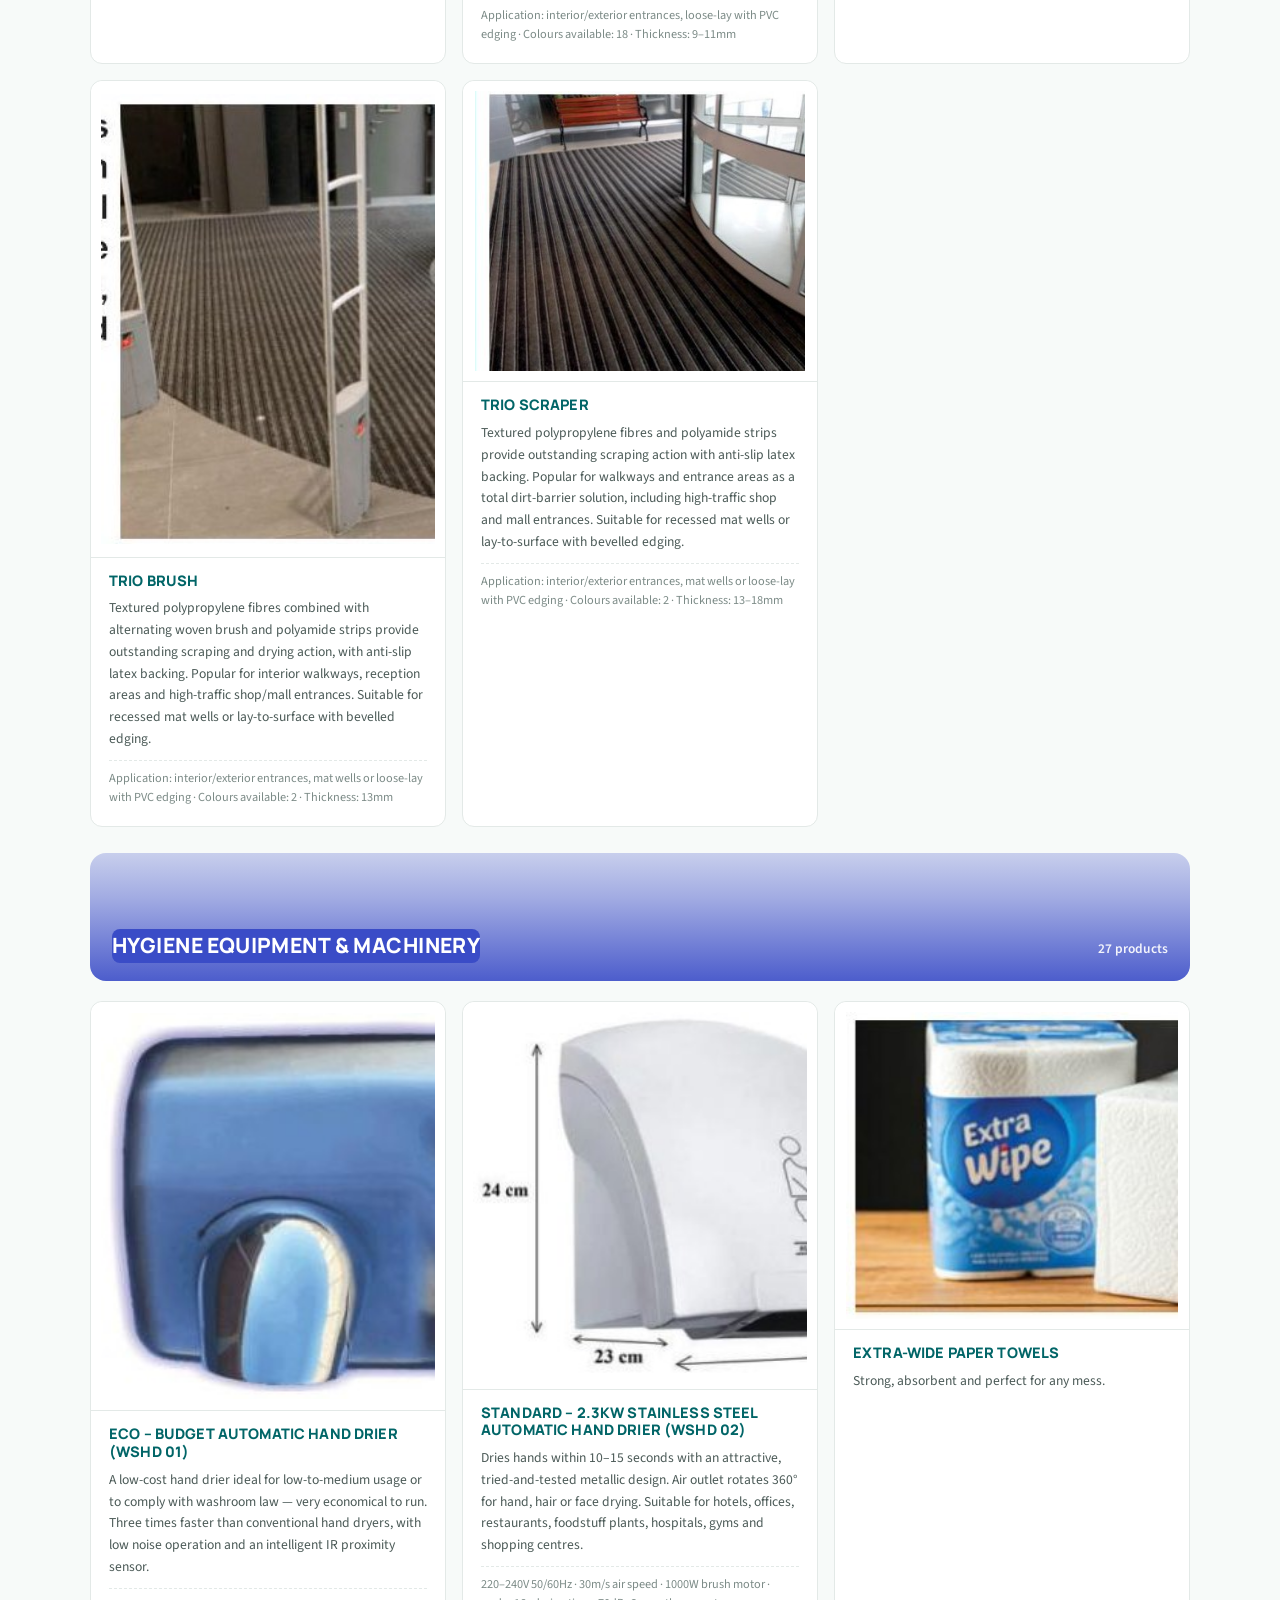
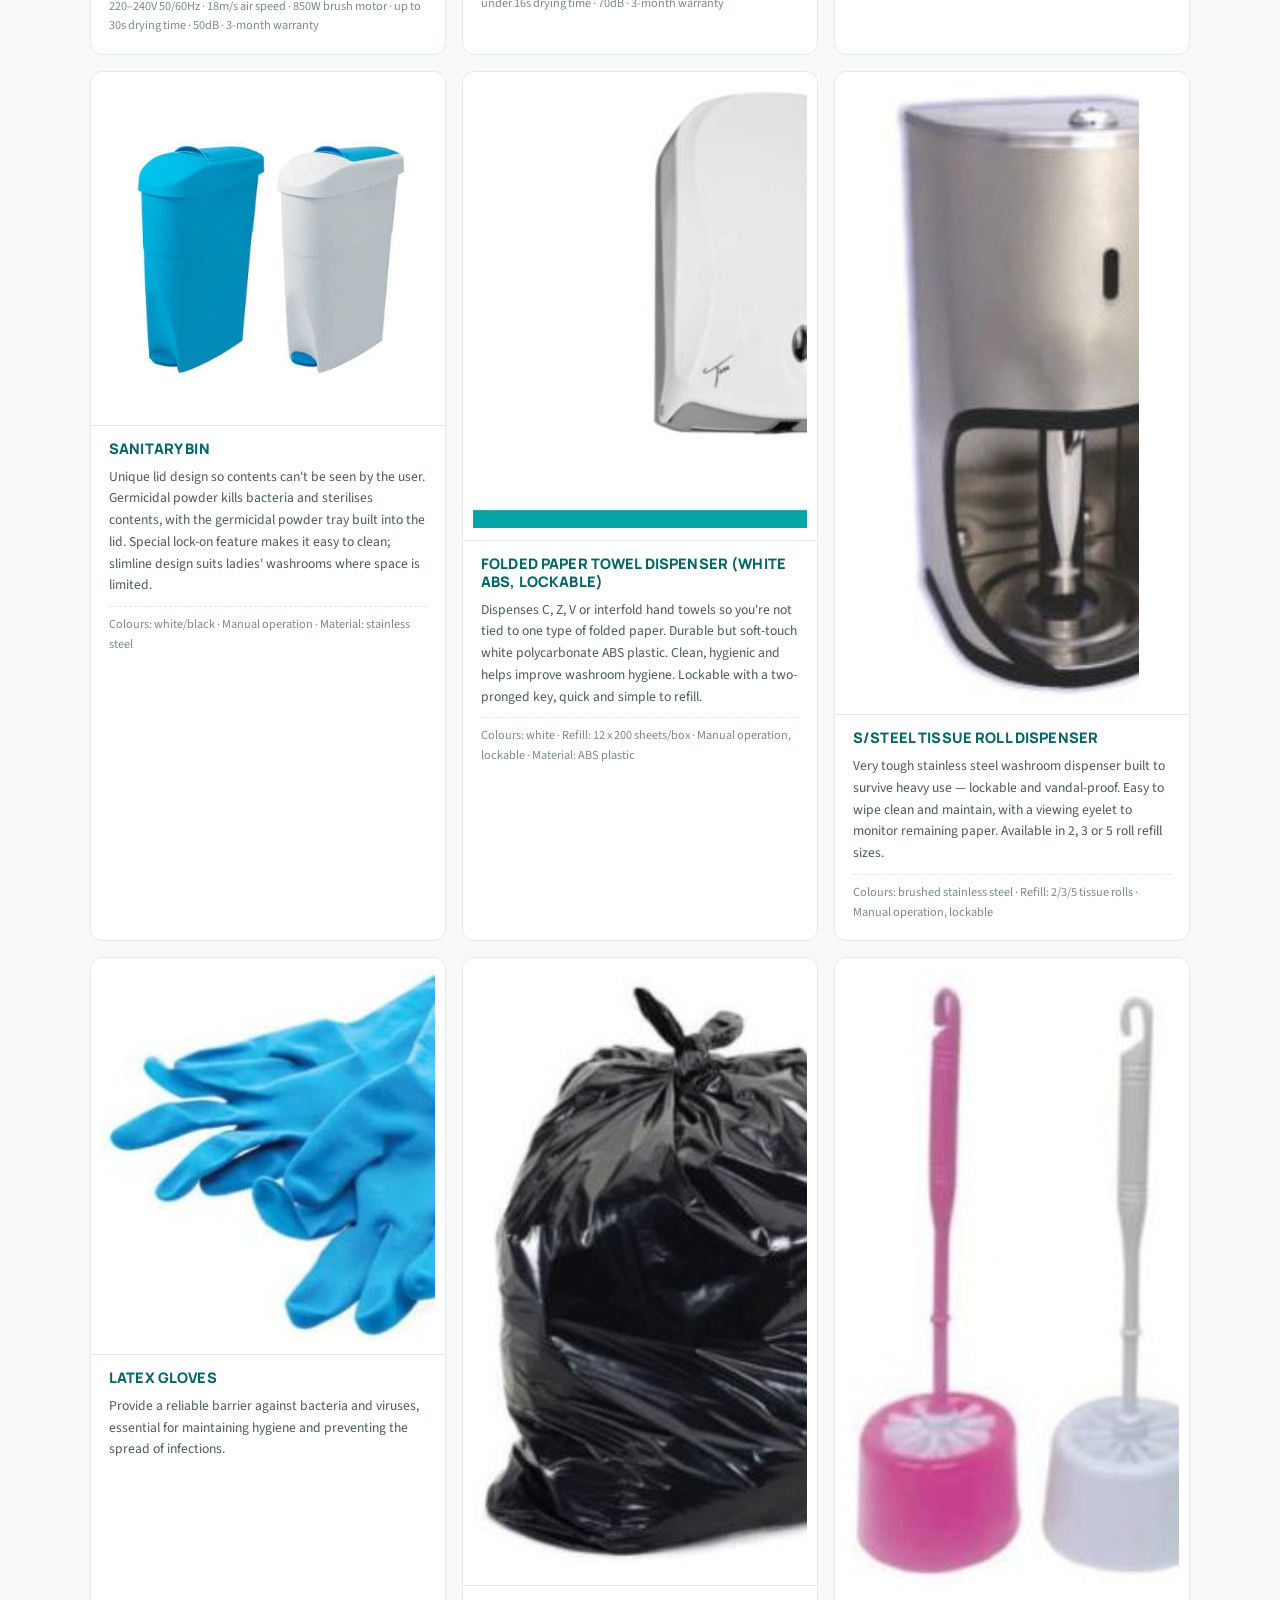
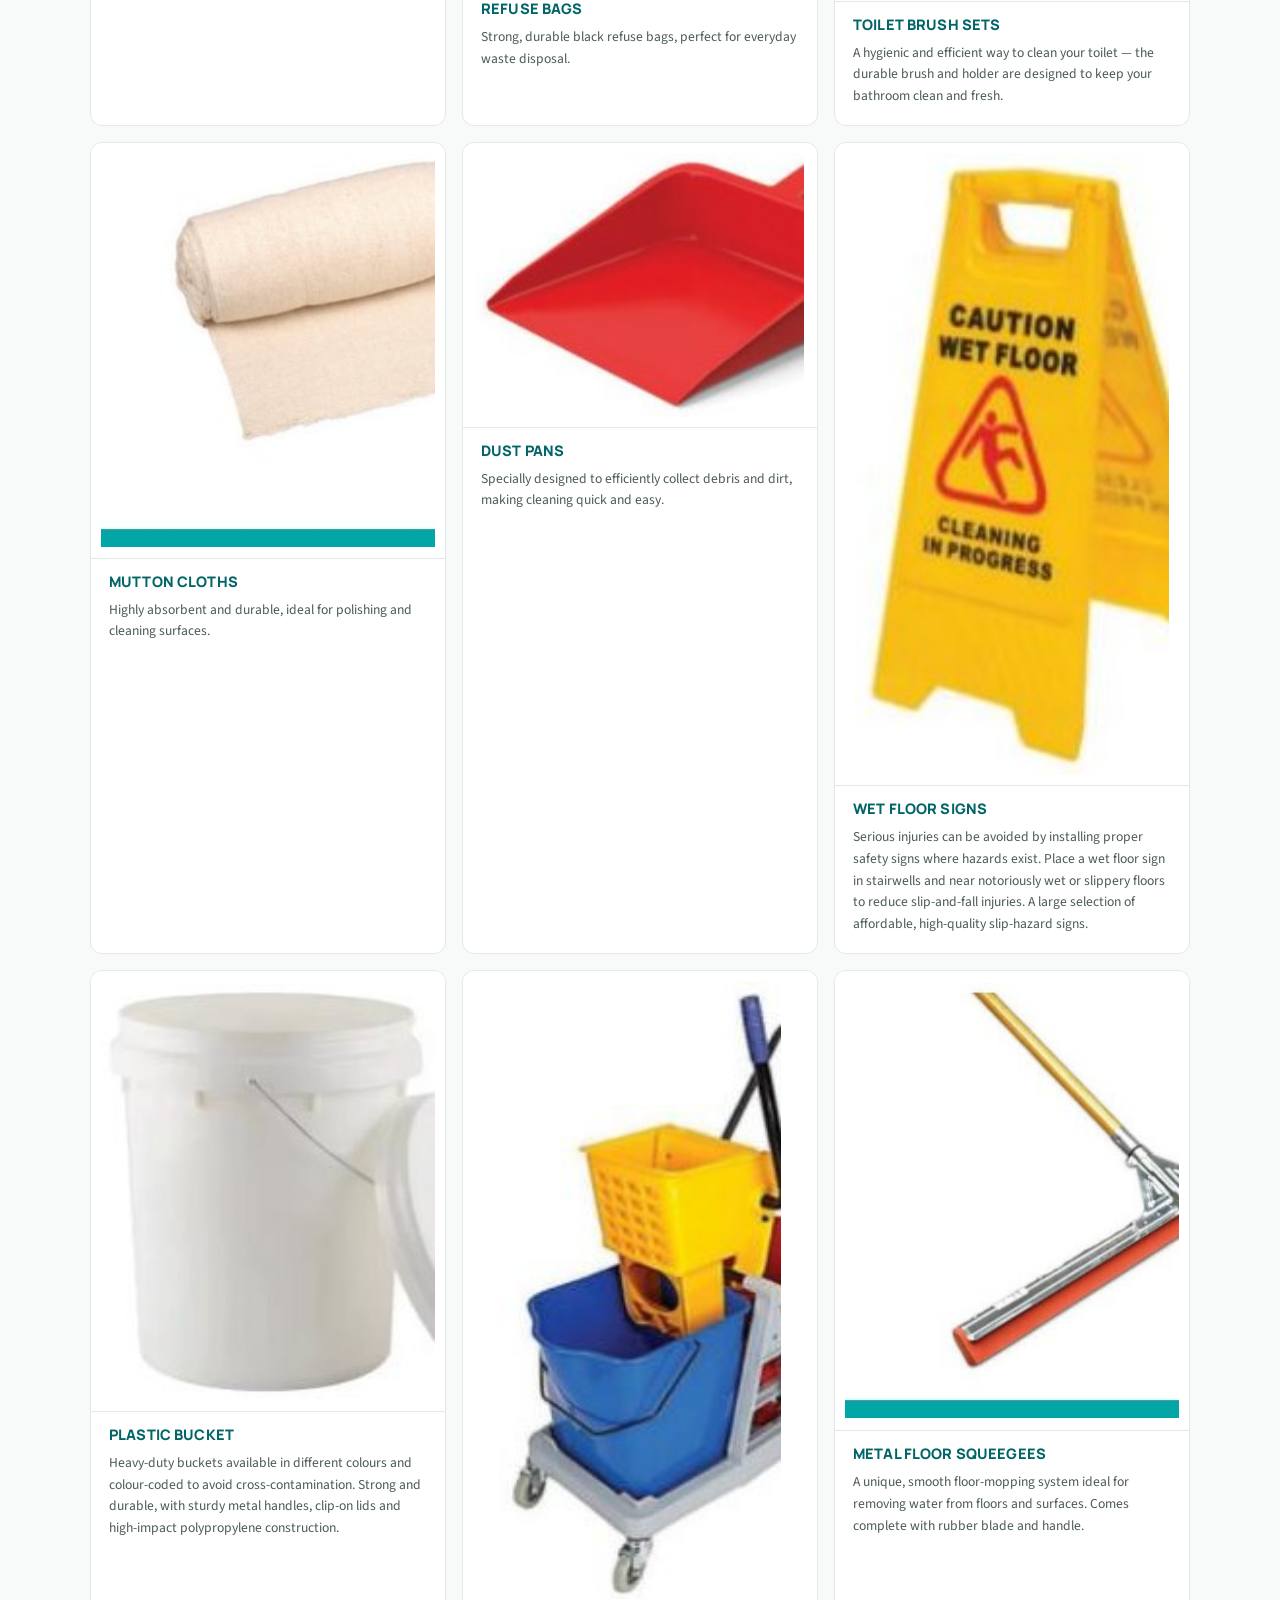
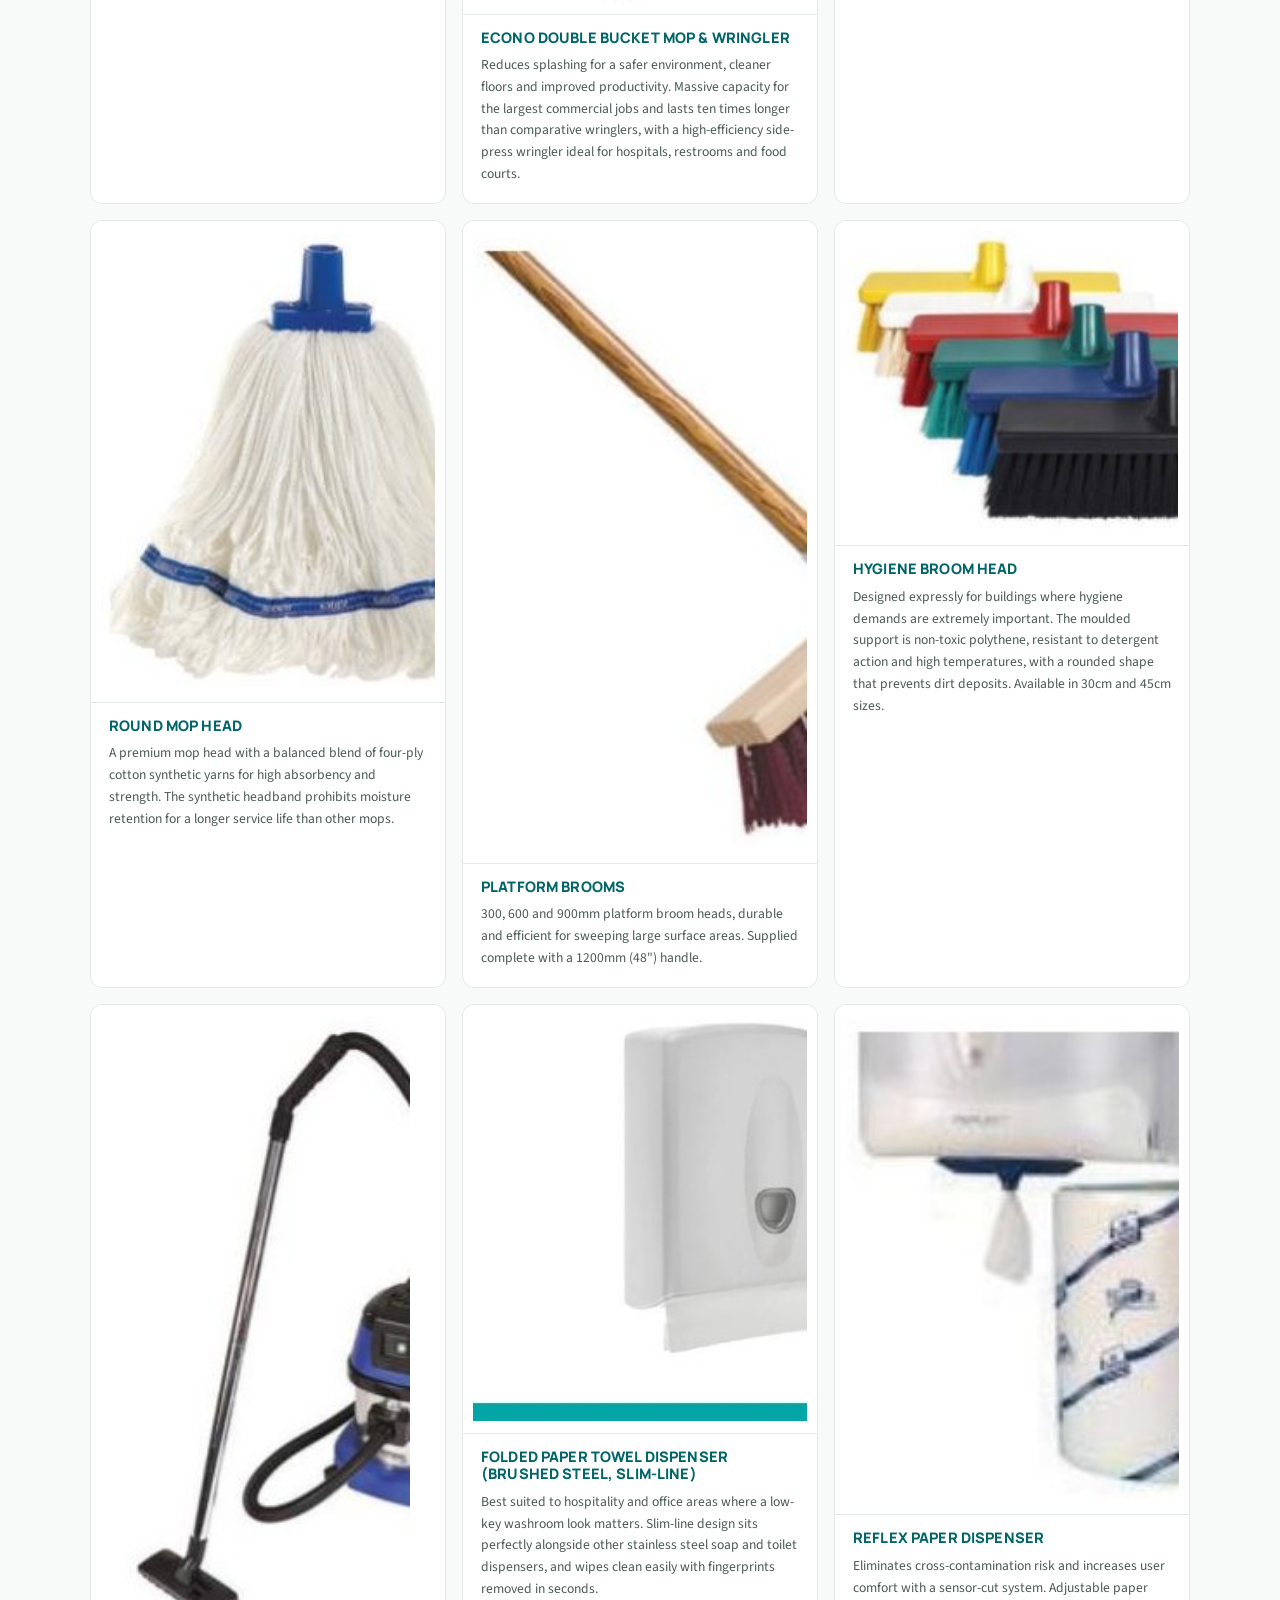
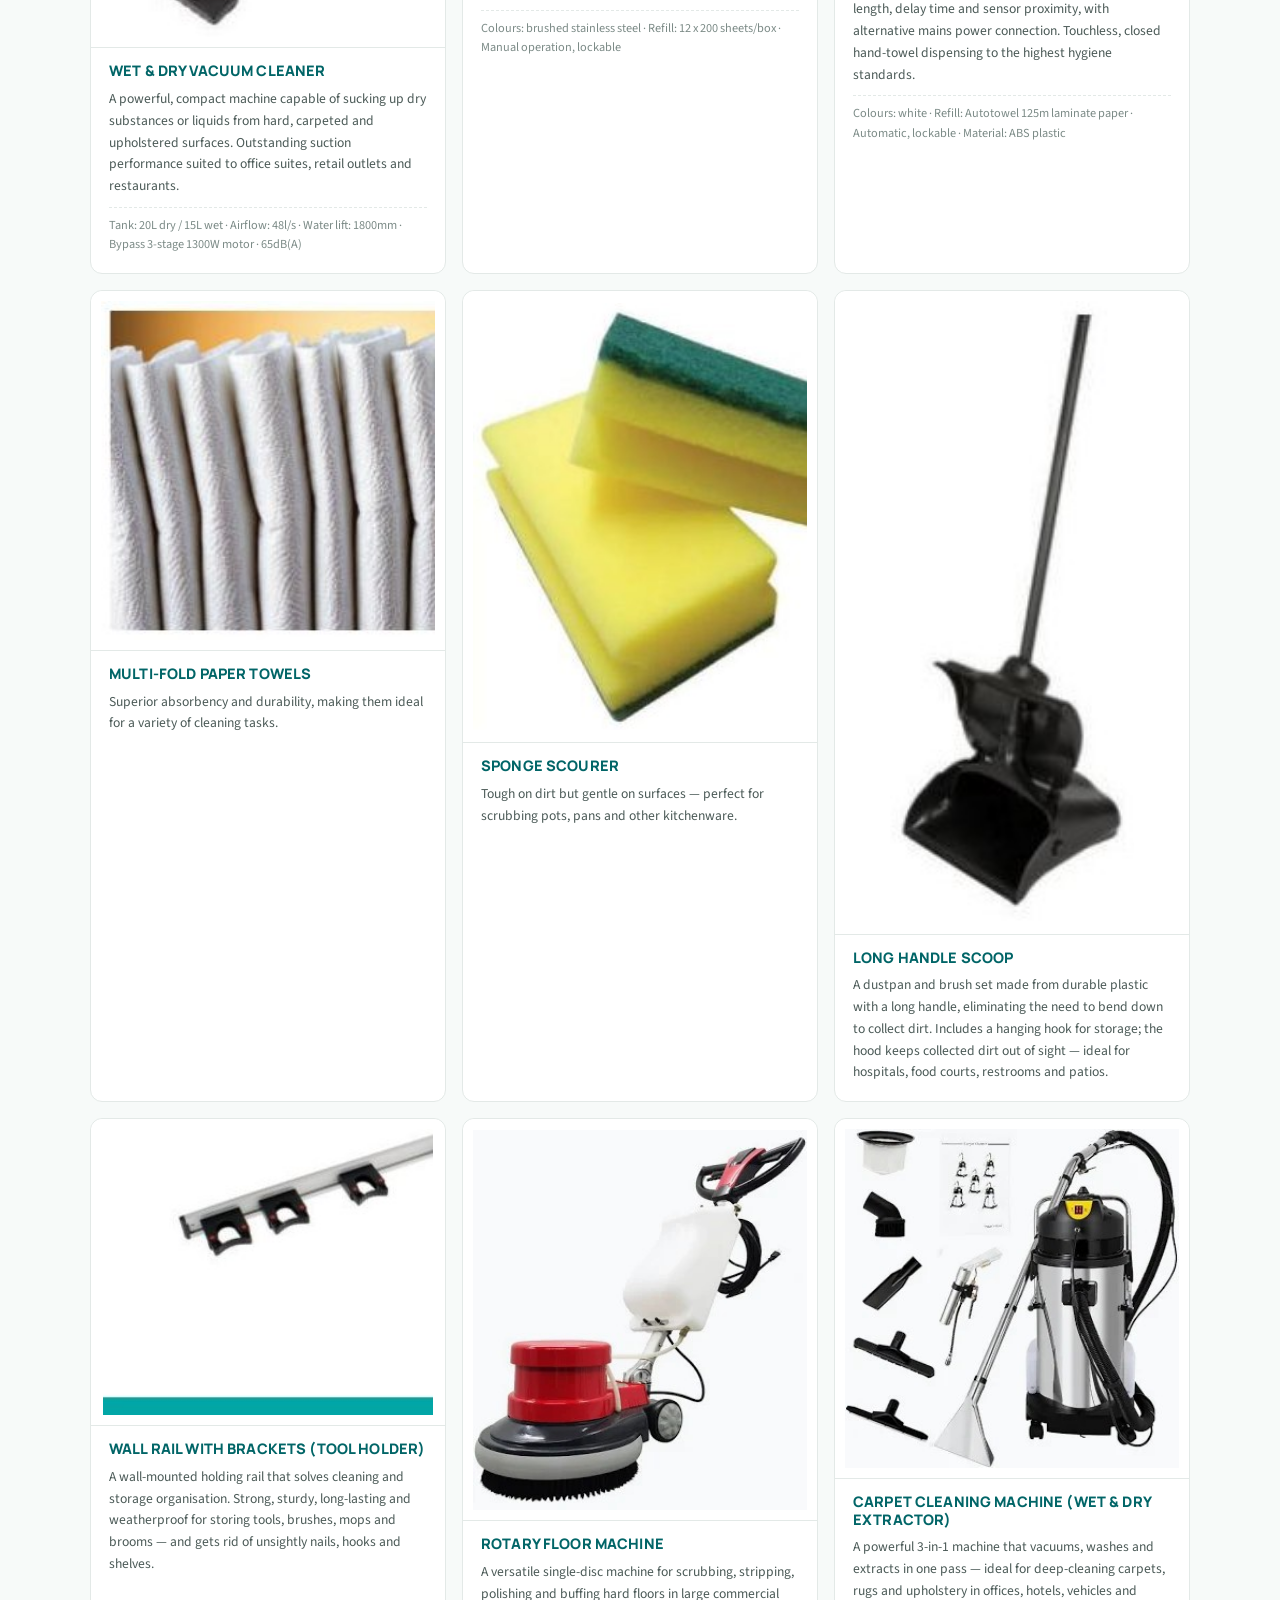
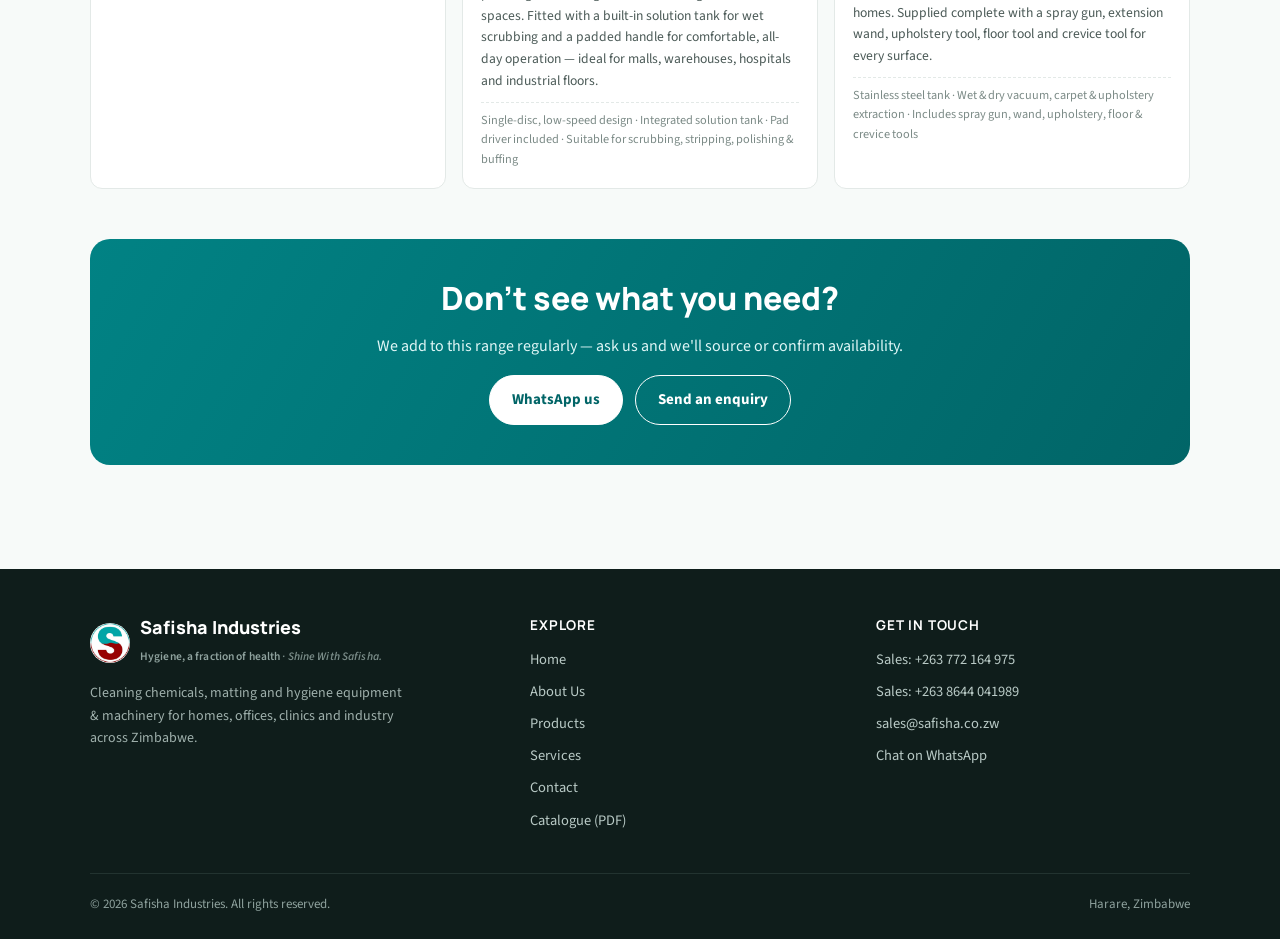
<file: products.html>
<!doctype html>
<html lang="en">
<head>
<meta charset="UTF-8">
<meta name="viewport" content="width=device-width, initial-scale=1">
<title>Products | Safisha Industries</title>
<meta name="description" content="The full Safisha Industries catalogue: cleaning chemicals, entrance matting, and hygiene equipment &amp; machinery.">
<meta name="theme-color" content="#018284">
<link rel="icon" type="image/png" sizes="32x32" href="/assets/favicon-32.png">
<link rel="apple-touch-icon" href="/assets/favicon-180.png">
<link rel="preconnect" href="https://fonts.googleapis.com">
<link rel="preconnect" href="https://fonts.gstatic.com" crossorigin>
<link href="https://fonts.googleapis.com/css2?family=Manrope:wght@700;800&family=Source+Sans+3:wght@400;600;700&display=swap" rel="stylesheet">
<link rel="stylesheet" href="/css/styles.css">
<link rel="canonical" href="https://safishazim.com/products.html">
<meta property="og:title" content="Safisha Industries — Hygiene, a fraction of health">
<meta property="og:description" content="The full Safisha Industries catalogue: cleaning chemicals, entrance matting, and hygiene equipment &amp; machinery.">
<meta property="og:type" content="website">
<meta property="og:url" content="https://safishazim.com/products.html">
<meta property="og:image" content="https://safishazim.com/assets/logo-original.png">
<script type="application/ld+json">
{
  "@context": "https://schema.org",
  "@type": "LocalBusiness",
  "@id": "https://safishazim.com/#organization",
  "name": "Safisha Industries",
  "alternateName": "Safisha Industries Pvt Ltd",
  "description": "Cleaning chemicals, matting and hygiene equipment supplier in Zimbabwe.",
  "url": "https://safishazim.com/",
  "logo": "https://safishazim.com/assets/logo.png",
  "image": "https://safishazim.com/assets/logo-original.png",
  "email": "sales@safisha.co.zw",
  "telephone": "+263 772 164 975",
  "slogan": "Hygiene, a fraction of health",
  "address": {
    "@type": "PostalAddress",
    "addressLocality": "Harare",
    "addressCountry": "ZW"
  }
}
</script>
</head>
<body>

<header id="site-header">
  <div class="nav-wrap">
    <a href="/" class="brandmark" aria-label="Safisha Industries home">
      <img src="/assets/logo.png" alt="Safisha Industries logo">
      <span>
        <span class="name">Safisha Industries</span><br>
        <span class="tag">Hygiene, a fraction of health <em class="shine-inline">&middot; Shine With Safisha.</em></span>
      </span>
    </a>
    <nav class="mainnav" aria-label="Primary">
      <a href="/" class="">Home</a>
      <a href="/about.html" class="">About Us</a>
      <a href="/products.html" class=" active">Products</a>
      <a href="/services.html" class="">Services</a>
      <a href="/contact.html" class="">Contact</a>
    </nav>
    <div class="nav-cta">
      <a class="btn primary" href="/contact.html">Get a Quote</a>
      <button class="menu-toggle" aria-label="Menu" aria-expanded="false">
        <svg viewBox="0 0 24 24" fill="none" stroke="currentColor" stroke-width="2" stroke-linecap="round"><path d="M3 6h18M3 12h18M3 18h18"/></svg>
      </button>
    </div>
  </div>
</header>

<section class="section" style="padding-bottom:0;">
  <div class="container">
    <div class="eyebrow">Catalogue</div>
    <h1>Products &amp; equipment</h1>
    <p class="lede">
      Everything below is drawn straight from our current product catalogue. Prices marked
      <strong>POA</strong> are quoted on request &mdash; get in touch and we'll confirm pricing and
      availability for your order size.
    </p>
    <div class="btn-row" style="margin-bottom:6px;">
      <a class="btn outline" href="/assets/safisha-product-catalogue-2026.pdf" target="_blank" rel="noopener">Download full catalogue (PDF)</a>
      <a class="btn primary" href="/contact.html">Request a quote</a>
    </div>

    <div class="product-search-wrap">
      <div class="product-search">
        <svg viewBox="0 0 24 24" fill="none" stroke="currentColor" stroke-width="2" stroke-linecap="round" stroke-linejoin="round" aria-hidden="true"><circle cx="11" cy="11" r="7"/><path d="m21 21-4.3-4.3"/></svg>
        <input type="search" id="productSearch" placeholder="Search products — e.g. &ldquo;floor cleaner&rdquo;, &ldquo;mats&rdquo;, &ldquo;hand drier&rdquo;" aria-label="Search products">
      </div>
      <p class="search-help">
        Can't find what you're looking for?
        <a href="/contact.html">Describe it or send us a photo</a> and our team will get back to you.
      </p>
      <p class="search-empty" id="searchEmpty" hidden>
        No products match your search. <a href="/contact.html">Describe what you need or send us a photo</a> &mdash;
        our team will track it down and get back to you.
      </p>
    </div>

    <div class="cat-tabs">
      <a href="#chemicals">Chemicals (14)</a>
      <a href="#matting">Matting (5)</a>
      <a href="#equipment">Hygiene Equipment &amp; Machinery (27)</a>
    </div>
  </div>
</section>

<section class="container cat-block" id="chemicals" data-cat-block>
  <div class="cat-banner chemicals">
    <div class="cat-banner-bg" aria-hidden="true"><span style="background-image:url('/assets/products/degreasing-detergent-concentrate.jpg'); animation-duration:25s; animation-delay:0s;"></span><span style="background-image:url('/assets/products/neutral-dishwashing-concentrate.jpg'); animation-duration:25s; animation-delay:5s;"></span><span style="background-image:url('/assets/products/disinfectant-detergent-concentrate.jpg'); animation-duration:25s; animation-delay:10s;"></span><span style="background-image:url('/assets/products/hand-wash-liquid.jpg'); animation-duration:25s; animation-delay:15s;"></span><span style="background-image:url('/assets/products/bleach-solution.jpg'); animation-duration:25s; animation-delay:20s;"></span></div>
    <div class="cat-banner-inner">
      <span class="cat-band chemicals">Chemicals</span>
      <span class="count">14 products</span>
    </div>
  </div>
  <div class="product-grid">
    <div class="product-card" data-search="degreasing detergent concentrate powerful alkaline cleaner. easily removes thick, fatty soiling from all alkali-resistant surfaces. moderately foaming. for the manual cleaning of surfaces and appliances e.g. cookers, extractors, hoods, grids, fryers etc. also suitable for manual floor cleaning. "><div class="product-img-wrap"><img class="product-img" src="/assets/products/degreasing-detergent-concentrate.jpg" alt="Degreasing Detergent Concentrate" loading="lazy" width="300" height="225"></div><h4>Degreasing Detergent Concentrate</h4><p>Powerful alkaline cleaner. Easily removes thick, fatty soiling from all alkali-resistant surfaces. Moderately foaming. For the manual cleaning of surfaces and appliances e.g. cookers, extractors, hoods, grids, fryers etc. Also suitable for manual floor cleaning.</p></div><div class="product-card" data-search="neutral dishwashing concentrate universal, very efficient detergent for manual dishwashing. gives dishes a beautiful gloss. heavily foaming and slightly perfumed, very kind to skin and materials. used for cleaning dishes and kitchen appliances, and also suitable as an all-purpose cleaner. "><div class="product-img-wrap"><img class="product-img" src="/assets/products/neutral-dishwashing-concentrate.jpg" alt="Neutral Dishwashing Concentrate" loading="lazy" width="300" height="225"></div><h4>Neutral Dishwashing Concentrate</h4><p>Universal, very efficient detergent for manual dishwashing. Gives dishes a beautiful gloss. Heavily foaming and slightly perfumed, very kind to skin and materials. Used for cleaning dishes and kitchen appliances, and also suitable as an all-purpose cleaner.</p></div><div class="product-card" data-search="all purpose cleaner (handy andy) thick liquid cream cleanser with a pleasant citrus fragrance and a mild abrasive formulation for medium to heavy duty cleaning tasks. deep cleans even the most difficult soils and stains found in commercial environments, such as deep scum and oils, without dulling. "><div class="product-img-wrap"><img class="product-img" src="/assets/products/all-purpose-cleaner-handy-andy.jpg" alt="All Purpose Cleaner (Handy Andy)" loading="lazy" width="300" height="225"></div><h4>All Purpose Cleaner (Handy Andy)</h4><p>Thick liquid cream cleanser with a pleasant citrus fragrance and a mild abrasive formulation for medium to heavy duty cleaning tasks. Deep cleans even the most difficult soils and stains found in commercial environments, such as deep scum and oils, without dulling.</p></div><div class="product-card" data-search="carpet cleaner neutral, highly effective carpet shampoo for synthetic and woollen carpets. contains no optical brighteners and is used for the intermediate cleaning of all kinds of carpets and fibres. "><div class="product-img-wrap"><img class="product-img" src="/assets/products/carpet-cleaner.jpg" alt="Carpet Cleaner" loading="lazy" width="300" height="225"></div><h4>Carpet Cleaner</h4><p>Neutral, highly effective carpet shampoo for synthetic and woollen carpets. Contains no optical brighteners and is used for the intermediate cleaning of all kinds of carpets and fibres.</p></div><div class="product-card" data-search="disinfectant detergent concentrate disinfectant cleaner based on quaternary ammonium compounds. very kind to skin and materials with a weak odour. used for cleaning and disinfecting all water-resistant surfaces and appliances in hospitals, homes, the food industry, large-scale kitchens, indoor swimming pools, showers, saunas etc. not recommended for use on treated floors. "><div class="product-img-wrap"><img class="product-img" src="/assets/products/disinfectant-detergent-concentrate.jpg" alt="Disinfectant Detergent Concentrate" loading="lazy" width="300" height="225"></div><h4>Disinfectant Detergent Concentrate</h4><p>Disinfectant cleaner based on quaternary ammonium compounds. Very kind to skin and materials with a weak odour. Used for cleaning and disinfecting all water-resistant surfaces and appliances in hospitals, homes, the food industry, large-scale kitchens, indoor swimming pools, showers, saunas etc. Not recommended for use on treated floors.</p></div><div class="product-card" data-search="glass &amp;amp; window cleaner formulated for both domestic and commercial use. also recommended for removing finger marks and on stainless steel surfaces. "><div class="product-img-wrap"><img class="product-img" src="/assets/products/glass-window-cleaner.jpg" alt="Glass &amp; Window Cleaner" loading="lazy" width="300" height="225"></div><h4>Glass &amp; Window Cleaner</h4><p>Formulated for both domestic and commercial use. Also recommended for removing finger marks and on stainless steel surfaces.</p></div><div class="product-card" data-search="hand wash liquid high quality hand decontaminant based on triclosan and phenoxy ethanol. used to remove soiling from hands in industrial kitchens, food processing plants and washroom environments. can be applied via wall-mounted soap dispensers, bottles or dispenser pumps — allow a minimum contact time of 30 seconds. "><div class="product-img-wrap"><img class="product-img" src="/assets/products/hand-wash-liquid.jpg" alt="Hand Wash Liquid" loading="lazy" width="300" height="225"></div><h4>Hand Wash Liquid</h4><p>High quality hand decontaminant based on triclosan and phenoxy ethanol. Used to remove soiling from hands in industrial kitchens, food processing plants and washroom environments. Can be applied via wall-mounted soap dispensers, bottles or dispenser pumps — allow a minimum contact time of 30 seconds.</p></div><div class="product-card" data-search="toilet cleaner heavily foaming toilet bowl cleaning agent offering highly effective dissolving characteristics for lime-scale and urinary stains. used for thorough removal of stains in high-frequency buildings such as schools and hospitals. "><div class="product-img-wrap"><img class="product-img" src="/assets/products/toilet-cleaner.jpg" alt="Toilet Cleaner" loading="lazy" width="300" height="225"></div><h4>Toilet Cleaner</h4><p>Heavily foaming toilet bowl cleaning agent offering highly effective dissolving characteristics for lime-scale and urinary stains. Used for thorough removal of stains in high-frequency buildings such as schools and hospitals.</p></div><div class="product-card" data-search="tile cleaner a highly concentrated floor cleaner designed to remove heavy grease and oil deposits from cement floors and most tiled surfaces. economical and highly effective as an industrial/universal floor cleaner; moderately foaming and dissolves fatty and oily soiling. also suitable for basic cleaning of stoneware tiles. "><div class="product-img-wrap"><img class="product-img" src="/assets/products/tile-cleaner.jpg" alt="Tile Cleaner" loading="lazy" width="300" height="225"></div><h4>Tile Cleaner</h4><p>A highly concentrated floor cleaner designed to remove heavy grease and oil deposits from cement floors and most tiled surfaces. Economical and highly effective as an industrial/universal floor cleaner; moderately foaming and dissolves fatty and oily soiling. Also suitable for basic cleaning of stoneware tiles.</p></div><div class="product-card" data-search="floor cleaner highly effective floor cleaner and degreaser. removes oils, grease and heavy soiling from flooring surfaces, leaves no smears or residues upon rinsing, and is ideal for garages, workshops and service stations. "><div class="product-img-wrap"><img class="product-img" src="/assets/products/floor-cleaner.jpg" alt="Floor Cleaner" loading="lazy" width="300" height="225"></div><h4>Floor Cleaner</h4><p>Highly effective floor cleaner and degreaser. Removes oils, grease and heavy soiling from flooring surfaces, leaves no smears or residues upon rinsing, and is ideal for garages, workshops and service stations.</p></div><div class="product-card" data-search="disinfectant detergent concentrate (sanitizer) disinfectant cleaner based on quaternary ammonium compounds. very kind to skin and materials with a weak odour. used for cleaning and disinfecting all water-resistant surfaces and appliances in hospitals, homes, the food industry, large-scale kitchens etc. "><div class="product-img-wrap"><img class="product-img" src="/assets/products/disinfectant-detergent-concentrate-sanitizer.jpg" alt="Disinfectant Detergent Concentrate (Sanitizer)" loading="lazy" width="300" height="225"></div><h4>Disinfectant Detergent Concentrate (Sanitizer)</h4><p>Disinfectant cleaner based on quaternary ammonium compounds. Very kind to skin and materials with a weak odour. Used for cleaning and disinfecting all water-resistant surfaces and appliances in hospitals, homes, the food industry, large-scale kitchens etc.</p></div><div class="product-card" data-search="industrial cleaner a non-ammoniated, concentrated, streak-free glass and window cleaner formulated for domestic and commercial use. also recommended for removing finger marks and other soiling from stainless steel and other surfaces. "><div class="product-img-wrap"><img class="product-img" src="/assets/products/industrial-cleaner.jpg" alt="Industrial Cleaner" loading="lazy" width="300" height="225"></div><h4>Industrial Cleaner</h4><p>A non-ammoniated, concentrated, streak-free glass and window cleaner formulated for domestic and commercial use. Also recommended for removing finger marks and other soiling from stainless steel and other surfaces.</p></div><div class="product-card" data-search="bleach solution normal bleaching agent that cleans, whitens, removes stains and brightens fabrics. can be used for disinfection of all water-resistant surfaces, and for disinfection and laundry in theatres, hospitals etc. "><div class="product-img-wrap"><img class="product-img" src="/assets/products/bleach-solution.jpg" alt="Bleach Solution" loading="lazy" width="300" height="225"></div><h4>Bleach Solution</h4><p>Normal bleaching agent that cleans, whitens, removes stains and brightens fabrics. Can be used for disinfection of all water-resistant surfaces, and for disinfection and laundry in theatres, hospitals etc.</p></div><div class="product-card" data-search="foam bath rich in vitamin e, silkens the skin and leaves a long-lasting fragrance. gentle fragrances are blended into this luxurious formula for a beautiful, irresistible bath-time retreat. "><div class="product-img-wrap"><img class="product-img" src="/assets/products/foam-bath.jpg" alt="Foam Bath" loading="lazy" width="300" height="225"></div><h4>Foam Bath</h4><p>Rich in Vitamin E, silkens the skin and leaves a long-lasting fragrance. Gentle fragrances are blended into this luxurious formula for a beautiful, irresistible bath-time retreat.</p></div>  </div>
</section>

<section class="container cat-block" id="matting" data-cat-block>
  <div class="cat-banner matting">
    <div class="cat-banner-bg" aria-hidden="true"><span style="background-image:url('/assets/products/extra-duty-heavy-duty-rubber-mats.jpg'); animation-duration:25s; animation-delay:0s;"></span><span style="background-image:url('/assets/products/cushion-fall-light-duty-rubber-mats.jpg'); animation-duration:25s; animation-delay:5s;"></span><span style="background-image:url('/assets/products/spectra-clean.jpg'); animation-duration:25s; animation-delay:10s;"></span><span style="background-image:url('/assets/products/trio-brush.jpg'); animation-duration:25s; animation-delay:15s;"></span><span style="background-image:url('/assets/products/trio-scraper.jpg'); animation-duration:25s; animation-delay:20s;"></span></div>
    <div class="cat-banner-inner">
      <span class="cat-band matting">Matting</span>
      <span class="count">5 products</span>
    </div>
  </div>
  <div class="product-grid">
    <div class="product-card" data-search="extra duty &amp;ndash; heavy duty rubber mats a vinyl/rubber-loop mat with an open-mesh backing that lets water and dirt fall through and traps them beneath the mat&#039;s surface. dries quickly and resists mildew &amp;mdash; ideal for outdoor entrances, drinking fountains and pool areas in very high-traffic areas. can be branded using the cut-out method. application: interior/exterior entrances, mat well or loose-lay with pvc edging &amp;middot; colours available: 18 &amp;middot; thickness: 15&amp;ndash;18mm"><div class="product-img-wrap"><img class="product-img" src="/assets/products/extra-duty-heavy-duty-rubber-mats.jpg" alt="Extra Duty &ndash; Heavy Duty Rubber Mats" loading="lazy" width="300" height="225"></div><h4>Extra Duty &ndash; Heavy Duty Rubber Mats</h4><p>A vinyl/rubber-loop mat with an open-mesh backing that lets water and dirt fall through and traps them beneath the mat's surface. Dries quickly and resists mildew &mdash; ideal for outdoor entrances, drinking fountains and pool areas in very high-traffic areas. Can be branded using the cut-out method.</p><div class="spec">Application: interior/exterior entrances, mat well or loose-lay with PVC edging &middot; Colours available: 18 &middot; Thickness: 15&ndash;18mm</div></div><div class="product-card" data-search="cushion fall &amp;ndash; light duty rubber mats a vinyl/rubber-loop outdoor mat with a solid vinyl backing that holds and prevents water and dirt from falling through. dries quickly and resists mildew &amp;mdash; ideal for both indoor and outdoor entrances in high-traffic areas. can be branded using the cut-out method. application: interior/exterior entrances, loose-lay with pvc edging &amp;middot; colours available: 18 &amp;middot; thickness: 9&amp;ndash;11mm"><div class="product-img-wrap"><img class="product-img" src="/assets/products/cushion-fall-light-duty-rubber-mats.jpg" alt="Cushion Fall &ndash; Light Duty Rubber Mats" loading="lazy" width="300" height="225"></div><h4>Cushion Fall &ndash; Light Duty Rubber Mats</h4><p>A vinyl/rubber-loop outdoor mat with a solid vinyl backing that holds and prevents water and dirt from falling through. Dries quickly and resists mildew &mdash; ideal for both indoor and outdoor entrances in high-traffic areas. Can be branded using the cut-out method.</p><div class="spec">Application: interior/exterior entrances, loose-lay with PVC edging &middot; Colours available: 18 &middot; Thickness: 9&ndash;11mm</div></div><div class="product-card" data-search="spectra clean excellent for logo mats in high-traffic areas, offering aggressive scraping action both indoors and outside. your logo is inlaid into the mat for a highly customisable design with razor-sharp clarity. available up to 2.1m wide and virtually any length, with uv-stabilised, fade-resistant, fast-drying fibre. application: interior/exterior covered entrances with pvc edging &amp;middot; colours available: 18 &amp;middot; thickness: 11&amp;ndash;12mm"><div class="product-img-wrap"><img class="product-img" src="/assets/products/spectra-clean.jpg" alt="Spectra Clean" loading="lazy" width="300" height="225"></div><h4>Spectra Clean</h4><p>Excellent for logo mats in high-traffic areas, offering aggressive scraping action both indoors and outside. Your logo is inlaid into the mat for a highly customisable design with razor-sharp clarity. Available up to 2.1m wide and virtually any length, with UV-stabilised, fade-resistant, fast-drying fibre.</p><div class="spec">Application: interior/exterior covered entrances with PVC edging &middot; Colours available: 18 &middot; Thickness: 11&ndash;12mm</div></div><div class="product-card" data-search="trio brush textured polypropylene fibres combined with alternating woven brush and polyamide strips provide outstanding scraping and drying action, with anti-slip latex backing. popular for interior walkways, reception areas and high-traffic shop/mall entrances. suitable for recessed mat wells or lay-to-surface with bevelled edging. application: interior/exterior entrances, mat wells or loose-lay with pvc edging &amp;middot; colours available: 2 &amp;middot; thickness: 13mm"><div class="product-img-wrap"><img class="product-img" src="/assets/products/trio-brush.jpg" alt="Trio Brush" loading="lazy" width="300" height="225"></div><h4>Trio Brush</h4><p>Textured polypropylene fibres combined with alternating woven brush and polyamide strips provide outstanding scraping and drying action, with anti-slip latex backing. Popular for interior walkways, reception areas and high-traffic shop/mall entrances. Suitable for recessed mat wells or lay-to-surface with bevelled edging.</p><div class="spec">Application: interior/exterior entrances, mat wells or loose-lay with PVC edging &middot; Colours available: 2 &middot; Thickness: 13mm</div></div><div class="product-card" data-search="trio scraper textured polypropylene fibres and polyamide strips provide outstanding scraping action with anti-slip latex backing. popular for walkways and entrance areas as a total dirt-barrier solution, including high-traffic shop and mall entrances. suitable for recessed mat wells or lay-to-surface with bevelled edging. application: interior/exterior entrances, mat wells or loose-lay with pvc edging &amp;middot; colours available: 2 &amp;middot; thickness: 13&amp;ndash;18mm"><div class="product-img-wrap"><img class="product-img" src="/assets/products/trio-scraper.jpg" alt="Trio Scraper" loading="lazy" width="300" height="225"></div><h4>Trio Scraper</h4><p>Textured polypropylene fibres and polyamide strips provide outstanding scraping action with anti-slip latex backing. Popular for walkways and entrance areas as a total dirt-barrier solution, including high-traffic shop and mall entrances. Suitable for recessed mat wells or lay-to-surface with bevelled edging.</p><div class="spec">Application: interior/exterior entrances, mat wells or loose-lay with PVC edging &middot; Colours available: 2 &middot; Thickness: 13&ndash;18mm</div></div>  </div>
</section>

<section class="container cat-block" id="equipment" data-cat-block style="padding-bottom:50px;">
  <div class="cat-banner equipment">
    <div class="cat-banner-bg" aria-hidden="true"><span style="background-image:url('/assets/products/eco-budget-automatic-hand-drier.jpg'); animation-duration:30s; animation-delay:0s;"></span><span style="background-image:url('/assets/products/wet-floor-signs.jpg'); animation-duration:30s; animation-delay:5s;"></span><span style="background-image:url('/assets/products/plastic-bucket.jpg'); animation-duration:30s; animation-delay:10s;"></span><span style="background-image:url('/assets/products/round-mop-head.jpg'); animation-duration:30s; animation-delay:15s;"></span><span style="background-image:url('/assets/products/wet-dry-vacuum-cleaner.jpg'); animation-duration:30s; animation-delay:20s;"></span><span style="background-image:url('/assets/products/sponge-scourer.jpg'); animation-duration:30s; animation-delay:25s;"></span></div>
    <div class="cat-banner-inner">
      <span class="cat-band equipment">Hygiene Equipment &amp; Machinery</span>
      <span class="count">27 products</span>
    </div>
  </div>
  <div class="product-grid">
    <div class="product-card" data-search="eco &amp;ndash; budget automatic hand drier (wshd 01) a low-cost hand drier ideal for low-to-medium usage or to comply with washroom law &amp;mdash; very economical to run. three times faster than conventional hand dryers, with low noise operation and an intelligent ir proximity sensor. 220&amp;ndash;240v 50/60hz &amp;middot; 18m/s air speed &amp;middot; 850w brush motor &amp;middot; up to 30s drying time &amp;middot; 50db &amp;middot; 3-month warranty"><div class="product-img-wrap"><img class="product-img" src="/assets/products/eco-budget-automatic-hand-drier.jpg" alt="Eco &ndash; Budget Automatic Hand Drier (WSHD 01)" loading="lazy" width="300" height="225"></div><h4>Eco &ndash; Budget Automatic Hand Drier (WSHD 01)</h4><p>A low-cost hand drier ideal for low-to-medium usage or to comply with washroom law &mdash; very economical to run. Three times faster than conventional hand dryers, with low noise operation and an intelligent IR proximity sensor.</p><div class="spec">220&ndash;240V 50/60Hz &middot; 18m/s air speed &middot; 850W brush motor &middot; up to 30s drying time &middot; 50dB &middot; 3-month warranty</div></div><div class="product-card" data-search="standard &amp;ndash; 2.3kw stainless steel automatic hand drier (wshd 02) dries hands within 10&amp;ndash;15 seconds with an attractive, tried-and-tested metallic design. air outlet rotates 360&amp;deg; for hand, hair or face drying. suitable for hotels, offices, restaurants, foodstuff plants, hospitals, gyms and shopping centres. 220&amp;ndash;240v 50/60hz &amp;middot; 30m/s air speed &amp;middot; 1000w brush motor &amp;middot; under 16s drying time &amp;middot; 70db &amp;middot; 3-month warranty"><div class="product-img-wrap"><img class="product-img" src="/assets/products/standard-stainless-steel-automatic-hand-drier.jpg" alt="Standard &ndash; 2.3kW Stainless Steel Automatic Hand Drier (WSHD 02)" loading="lazy" width="300" height="225"></div><h4>Standard &ndash; 2.3kW Stainless Steel Automatic Hand Drier (WSHD 02)</h4><p>Dries hands within 10&ndash;15 seconds with an attractive, tried-and-tested metallic design. Air outlet rotates 360&deg; for hand, hair or face drying. Suitable for hotels, offices, restaurants, foodstuff plants, hospitals, gyms and shopping centres.</p><div class="spec">220&ndash;240V 50/60Hz &middot; 30m/s air speed &middot; 1000W brush motor &middot; under 16s drying time &middot; 70dB &middot; 3-month warranty</div></div><div class="product-card" data-search="extra-wide paper towels strong, absorbent and perfect for any mess. "><div class="product-img-wrap"><img class="product-img" src="/assets/products/extra-wide-paper-towels.jpg" alt="Extra-Wide Paper Towels" loading="lazy" width="300" height="225"></div><h4>Extra-Wide Paper Towels</h4><p>Strong, absorbent and perfect for any mess.</p></div><div class="product-card" data-search="sanitary bin unique lid design so contents can&#039;t be seen by the user. germicidal powder kills bacteria and sterilises contents, with the germicidal powder tray built into the lid. special lock-on feature makes it easy to clean; slimline design suits ladies&#039; washrooms where space is limited. colours: white/black &amp;middot; manual operation &amp;middot; material: stainless steel"><div class="product-img-wrap"><img class="product-img" src="/assets/products/sanitary-bin.jpg" alt="Sanitary Bin" loading="lazy" width="300" height="225"></div><h4>Sanitary Bin</h4><p>Unique lid design so contents can't be seen by the user. Germicidal powder kills bacteria and sterilises contents, with the germicidal powder tray built into the lid. Special lock-on feature makes it easy to clean; slimline design suits ladies' washrooms where space is limited.</p><div class="spec">Colours: white/black &middot; Manual operation &middot; Material: stainless steel</div></div><div class="product-card" data-search="folded paper towel dispenser (white abs, lockable) dispenses c, z, v or interfold hand towels so you&#039;re not tied to one type of folded paper. durable but soft-touch white polycarbonate abs plastic. clean, hygienic and helps improve washroom hygiene. lockable with a two-pronged key, quick and simple to refill. colours: white &amp;middot; refill: 12 x 200 sheets/box &amp;middot; manual operation, lockable &amp;middot; material: abs plastic"><div class="product-img-wrap"><img class="product-img" src="/assets/products/folded-paper-towel-dispenser-white-abs.jpg" alt="Folded Paper Towel Dispenser (White ABS, Lockable)" loading="lazy" width="300" height="225"></div><h4>Folded Paper Towel Dispenser (White ABS, Lockable)</h4><p>Dispenses C, Z, V or interfold hand towels so you're not tied to one type of folded paper. Durable but soft-touch white polycarbonate ABS plastic. Clean, hygienic and helps improve washroom hygiene. Lockable with a two-pronged key, quick and simple to refill.</p><div class="spec">Colours: white &middot; Refill: 12 x 200 sheets/box &middot; Manual operation, lockable &middot; Material: ABS plastic</div></div><div class="product-card" data-search="s/steel tissue roll dispenser very tough stainless steel washroom dispenser built to survive heavy use &amp;mdash; lockable and vandal-proof. easy to wipe clean and maintain, with a viewing eyelet to monitor remaining paper. available in 2, 3 or 5 roll refill sizes. colours: brushed stainless steel &amp;middot; refill: 2/3/5 tissue rolls &amp;middot; manual operation, lockable"><div class="product-img-wrap"><img class="product-img" src="/assets/products/s-steel-tissue-roll-dispenser.jpg" alt="S/Steel Tissue Roll Dispenser" loading="lazy" width="300" height="225"></div><h4>S/Steel Tissue Roll Dispenser</h4><p>Very tough stainless steel washroom dispenser built to survive heavy use &mdash; lockable and vandal-proof. Easy to wipe clean and maintain, with a viewing eyelet to monitor remaining paper. Available in 2, 3 or 5 roll refill sizes.</p><div class="spec">Colours: brushed stainless steel &middot; Refill: 2/3/5 tissue rolls &middot; Manual operation, lockable</div></div><div class="product-card" data-search="latex gloves provide a reliable barrier against bacteria and viruses, essential for maintaining hygiene and preventing the spread of infections. "><div class="product-img-wrap"><img class="product-img" src="/assets/products/latex-gloves.jpg" alt="Latex Gloves" loading="lazy" width="300" height="225"></div><h4>Latex Gloves</h4><p>Provide a reliable barrier against bacteria and viruses, essential for maintaining hygiene and preventing the spread of infections.</p></div><div class="product-card" data-search="refuse bags strong, durable black refuse bags, perfect for everyday waste disposal. "><div class="product-img-wrap"><img class="product-img" src="/assets/products/refuse-bags.jpg" alt="Refuse Bags" loading="lazy" width="300" height="225"></div><h4>Refuse Bags</h4><p>Strong, durable black refuse bags, perfect for everyday waste disposal.</p></div><div class="product-card" data-search="toilet brush sets a hygienic and efficient way to clean your toilet &amp;mdash; the durable brush and holder are designed to keep your bathroom clean and fresh. "><div class="product-img-wrap"><img class="product-img" src="/assets/products/toilet-brush-sets.jpg" alt="Toilet Brush Sets" loading="lazy" width="300" height="225"></div><h4>Toilet Brush Sets</h4><p>A hygienic and efficient way to clean your toilet &mdash; the durable brush and holder are designed to keep your bathroom clean and fresh.</p></div><div class="product-card" data-search="mutton cloths highly absorbent and durable, ideal for polishing and cleaning surfaces. "><div class="product-img-wrap"><img class="product-img" src="/assets/products/mutton-cloths.jpg" alt="Mutton Cloths" loading="lazy" width="300" height="225"></div><h4>Mutton Cloths</h4><p>Highly absorbent and durable, ideal for polishing and cleaning surfaces.</p></div><div class="product-card" data-search="dust pans specially designed to efficiently collect debris and dirt, making cleaning quick and easy. "><div class="product-img-wrap"><img class="product-img" src="/assets/products/dust-pans.jpg" alt="Dust Pans" loading="lazy" width="300" height="225"></div><h4>Dust Pans</h4><p>Specially designed to efficiently collect debris and dirt, making cleaning quick and easy.</p></div><div class="product-card" data-search="wet floor signs serious injuries can be avoided by installing proper safety signs where hazards exist. place a wet floor sign in stairwells and near notoriously wet or slippery floors to reduce slip-and-fall injuries. a large selection of affordable, high-quality slip-hazard signs. "><div class="product-img-wrap"><img class="product-img" src="/assets/products/wet-floor-signs.jpg" alt="Wet Floor Signs" loading="lazy" width="300" height="225"></div><h4>Wet Floor Signs</h4><p>Serious injuries can be avoided by installing proper safety signs where hazards exist. Place a wet floor sign in stairwells and near notoriously wet or slippery floors to reduce slip-and-fall injuries. A large selection of affordable, high-quality slip-hazard signs.</p></div><div class="product-card" data-search="plastic bucket heavy-duty buckets available in different colours and colour-coded to avoid cross-contamination. strong and durable, with sturdy metal handles, clip-on lids and high-impact polypropylene construction. "><div class="product-img-wrap"><img class="product-img" src="/assets/products/plastic-bucket.jpg" alt="Plastic Bucket" loading="lazy" width="300" height="225"></div><h4>Plastic Bucket</h4><p>Heavy-duty buckets available in different colours and colour-coded to avoid cross-contamination. Strong and durable, with sturdy metal handles, clip-on lids and high-impact polypropylene construction.</p></div><div class="product-card" data-search="econo double bucket mop &amp;amp; wringler reduces splashing for a safer environment, cleaner floors and improved productivity. massive capacity for the largest commercial jobs and lasts ten times longer than comparative wringlers, with a high-efficiency side-press wringler ideal for hospitals, restrooms and food courts. "><div class="product-img-wrap"><img class="product-img" src="/assets/products/econo-double-bucket-mop-wringler.jpg" alt="Econo Double Bucket Mop &amp; Wringler" loading="lazy" width="300" height="225"></div><h4>Econo Double Bucket Mop &amp; Wringler</h4><p>Reduces splashing for a safer environment, cleaner floors and improved productivity. Massive capacity for the largest commercial jobs and lasts ten times longer than comparative wringlers, with a high-efficiency side-press wringler ideal for hospitals, restrooms and food courts.</p></div><div class="product-card" data-search="metal floor squeegees a unique, smooth floor-mopping system ideal for removing water from floors and surfaces. comes complete with rubber blade and handle. "><div class="product-img-wrap"><img class="product-img" src="/assets/products/metal-floor-squeegees.jpg" alt="Metal Floor Squeegees" loading="lazy" width="300" height="225"></div><h4>Metal Floor Squeegees</h4><p>A unique, smooth floor-mopping system ideal for removing water from floors and surfaces. Comes complete with rubber blade and handle.</p></div><div class="product-card" data-search="round mop head a premium mop head with a balanced blend of four-ply cotton synthetic yarns for high absorbency and strength. the synthetic headband prohibits moisture retention for a longer service life than other mops. "><div class="product-img-wrap"><img class="product-img" src="/assets/products/round-mop-head.jpg" alt="Round Mop Head" loading="lazy" width="300" height="225"></div><h4>Round Mop Head</h4><p>A premium mop head with a balanced blend of four-ply cotton synthetic yarns for high absorbency and strength. The synthetic headband prohibits moisture retention for a longer service life than other mops.</p></div><div class="product-card" data-search="platform brooms 300, 600 and 900mm platform broom heads, durable and efficient for sweeping large surface areas. supplied complete with a 1200mm (48&amp;quot;) handle. "><div class="product-img-wrap"><img class="product-img" src="/assets/products/platform-brooms.jpg" alt="Platform Brooms" loading="lazy" width="300" height="225"></div><h4>Platform Brooms</h4><p>300, 600 and 900mm platform broom heads, durable and efficient for sweeping large surface areas. Supplied complete with a 1200mm (48&quot;) handle.</p></div><div class="product-card" data-search="hygiene broom head designed expressly for buildings where hygiene demands are extremely important. the moulded support is non-toxic polythene, resistant to detergent action and high temperatures, with a rounded shape that prevents dirt deposits. available in 30cm and 45cm sizes. "><div class="product-img-wrap"><img class="product-img" src="/assets/products/hygiene-broom-head.jpg" alt="Hygiene Broom Head" loading="lazy" width="300" height="225"></div><h4>Hygiene Broom Head</h4><p>Designed expressly for buildings where hygiene demands are extremely important. The moulded support is non-toxic polythene, resistant to detergent action and high temperatures, with a rounded shape that prevents dirt deposits. Available in 30cm and 45cm sizes.</p></div><div class="product-card" data-search="wet &amp;amp; dry vacuum cleaner a powerful, compact machine capable of sucking up dry substances or liquids from hard, carpeted and upholstered surfaces. outstanding suction performance suited to office suites, retail outlets and restaurants. tank: 20l dry / 15l wet &amp;middot; airflow: 48l/s &amp;middot; water lift: 1800mm &amp;middot; bypass 3-stage 1300w motor &amp;middot; 65db(a)"><div class="product-img-wrap"><img class="product-img" src="/assets/products/wet-dry-vacuum-cleaner.jpg" alt="Wet &amp; Dry Vacuum Cleaner" loading="lazy" width="300" height="225"></div><h4>Wet &amp; Dry Vacuum Cleaner</h4><p>A powerful, compact machine capable of sucking up dry substances or liquids from hard, carpeted and upholstered surfaces. Outstanding suction performance suited to office suites, retail outlets and restaurants.</p><div class="spec">Tank: 20L dry / 15L wet &middot; Airflow: 48l/s &middot; Water lift: 1800mm &middot; Bypass 3-stage 1300W motor &middot; 65dB(A)</div></div><div class="product-card" data-search="folded paper towel dispenser (brushed steel, slim-line) best suited to hospitality and office areas where a low-key washroom look matters. slim-line design sits perfectly alongside other stainless steel soap and toilet dispensers, and wipes clean easily with fingerprints removed in seconds. colours: brushed stainless steel &amp;middot; refill: 12 x 200 sheets/box &amp;middot; manual operation, lockable"><div class="product-img-wrap"><img class="product-img" src="/assets/products/folded-paper-towel-dispenser-brushed-steel.jpg" alt="Folded Paper Towel Dispenser (Brushed Steel, Slim-line)" loading="lazy" width="300" height="225"></div><h4>Folded Paper Towel Dispenser (Brushed Steel, Slim-line)</h4><p>Best suited to hospitality and office areas where a low-key washroom look matters. Slim-line design sits perfectly alongside other stainless steel soap and toilet dispensers, and wipes clean easily with fingerprints removed in seconds.</p><div class="spec">Colours: brushed stainless steel &middot; Refill: 12 x 200 sheets/box &middot; Manual operation, lockable</div></div><div class="product-card" data-search="reflex paper dispenser eliminates cross-contamination risk and increases user comfort with a sensor-cut system. adjustable paper length, delay time and sensor proximity, with alternative mains power connection. touchless, closed hand-towel dispensing to the highest hygiene standards. colours: white &amp;middot; refill: autotowel 125m laminate paper &amp;middot; automatic, lockable &amp;middot; material: abs plastic"><div class="product-img-wrap"><img class="product-img" src="/assets/products/reflex-paper-dispenser.jpg" alt="Reflex Paper Dispenser" loading="lazy" width="300" height="225"></div><h4>Reflex Paper Dispenser</h4><p>Eliminates cross-contamination risk and increases user comfort with a sensor-cut system. Adjustable paper length, delay time and sensor proximity, with alternative mains power connection. Touchless, closed hand-towel dispensing to the highest hygiene standards.</p><div class="spec">Colours: white &middot; Refill: Autotowel 125m laminate paper &middot; Automatic, lockable &middot; Material: ABS plastic</div></div><div class="product-card" data-search="multi-fold paper towels superior absorbency and durability, making them ideal for a variety of cleaning tasks. "><div class="product-img-wrap"><img class="product-img" src="/assets/products/multi-fold-paper-towels.jpg" alt="Multi-Fold Paper Towels" loading="lazy" width="300" height="225"></div><h4>Multi-Fold Paper Towels</h4><p>Superior absorbency and durability, making them ideal for a variety of cleaning tasks.</p></div><div class="product-card" data-search="sponge scourer tough on dirt but gentle on surfaces &amp;mdash; perfect for scrubbing pots, pans and other kitchenware. "><div class="product-img-wrap"><img class="product-img" src="/assets/products/sponge-scourer.jpg" alt="Sponge Scourer" loading="lazy" width="300" height="225"></div><h4>Sponge Scourer</h4><p>Tough on dirt but gentle on surfaces &mdash; perfect for scrubbing pots, pans and other kitchenware.</p></div><div class="product-card" data-search="long handle scoop a dustpan and brush set made from durable plastic with a long handle, eliminating the need to bend down to collect dirt. includes a hanging hook for storage; the hood keeps collected dirt out of sight &amp;mdash; ideal for hospitals, food courts, restrooms and patios. "><div class="product-img-wrap"><img class="product-img" src="/assets/products/long-handle-scoop.jpg" alt="Long Handle Scoop" loading="lazy" width="300" height="225"></div><h4>Long Handle Scoop</h4><p>A dustpan and brush set made from durable plastic with a long handle, eliminating the need to bend down to collect dirt. Includes a hanging hook for storage; the hood keeps collected dirt out of sight &mdash; ideal for hospitals, food courts, restrooms and patios.</p></div><div class="product-card" data-search="wall rail with brackets (tool holder) a wall-mounted holding rail that solves cleaning and storage organisation. strong, sturdy, long-lasting and weatherproof for storing tools, brushes, mops and brooms &amp;mdash; and gets rid of unsightly nails, hooks and shelves. "><div class="product-img-wrap"><img class="product-img" src="/assets/products/wall-rail-with-brackets.jpg" alt="Wall Rail with Brackets (Tool Holder)" loading="lazy" width="300" height="225"></div><h4>Wall Rail with Brackets (Tool Holder)</h4><p>A wall-mounted holding rail that solves cleaning and storage organisation. Strong, sturdy, long-lasting and weatherproof for storing tools, brushes, mops and brooms &mdash; and gets rid of unsightly nails, hooks and shelves.</p></div><div class="product-card" data-search="rotary floor machine a versatile single-disc machine for scrubbing, stripping, polishing and buffing hard floors in large commercial spaces. fitted with a built-in solution tank for wet scrubbing and a padded handle for comfortable, all-day operation &amp;mdash; ideal for malls, warehouses, hospitals and industrial floors. single-disc, low-speed design &amp;middot; integrated solution tank &amp;middot; pad driver included &amp;middot; suitable for scrubbing, stripping, polishing &amp;amp; buffing"><div class="product-img-wrap"><img class="product-img" src="/assets/products/rotary-floor-machine.jpg" alt="Rotary Floor Machine" loading="lazy" width="300" height="225"></div><h4>Rotary Floor Machine</h4><p>A versatile single-disc machine for scrubbing, stripping, polishing and buffing hard floors in large commercial spaces. Fitted with a built-in solution tank for wet scrubbing and a padded handle for comfortable, all-day operation &mdash; ideal for malls, warehouses, hospitals and industrial floors.</p><div class="spec">Single-disc, low-speed design &middot; Integrated solution tank &middot; Pad driver included &middot; Suitable for scrubbing, stripping, polishing &amp; buffing</div></div><div class="product-card" data-search="carpet cleaning machine (wet &amp;amp; dry extractor) a powerful 3-in-1 machine that vacuums, washes and extracts in one pass &amp;mdash; ideal for deep-cleaning carpets, rugs and upholstery in offices, hotels, vehicles and homes. supplied complete with a spray gun, extension wand, upholstery tool, floor tool and crevice tool for every surface. stainless steel tank &amp;middot; wet &amp;amp; dry vacuum, carpet &amp;amp; upholstery extraction &amp;middot; includes spray gun, wand, upholstery, floor &amp;amp; crevice tools"><div class="product-img-wrap"><img class="product-img" src="/assets/products/carpet-cleaning-machine.jpg" alt="Carpet Cleaning Machine (Wet &amp; Dry Extractor)" loading="lazy" width="300" height="225"></div><h4>Carpet Cleaning Machine (Wet &amp; Dry Extractor)</h4><p>A powerful 3-in-1 machine that vacuums, washes and extracts in one pass &mdash; ideal for deep-cleaning carpets, rugs and upholstery in offices, hotels, vehicles and homes. Supplied complete with a spray gun, extension wand, upholstery tool, floor tool and crevice tool for every surface.</p><div class="spec">Stainless steel tank &middot; Wet &amp; dry vacuum, carpet &amp; upholstery extraction &middot; Includes spray gun, wand, upholstery, floor &amp; crevice tools</div></div>  </div>
</section>

<section class="section" style="padding-top:0;">
  <div class="container">
    <div class="cta-band">
      <h2>Don't see what you need?</h2>
      <p>We add to this range regularly &mdash; ask us and we'll source or confirm availability.</p>
      <div class="btn-row">
        <a class="btn ghost" href="https://wa.me/263772164975" target="_blank" rel="noopener">WhatsApp us</a>
        <a class="btn outline" href="/contact.html">Send an enquiry</a>
      </div>
    </div>
  </div>
</section>

<footer id="site-footer">
  <div class="container">
    <div class="foot-grid">
      <div>
        <div class="brandmark" style="margin-bottom:14px;">
          <img src="/assets/logo.png" alt="Safisha Industries logo">
          <span>
            <span class="name">Safisha Industries</span><br>
            <span class="tag" style="color:#8FA29E;">Hygiene, a fraction of health <em class="shine-inline">&middot; Shine With Safisha.</em></span>
          </span>
        </div>
        <p style="color:#9FB0AC; font-size:14px; max-width:320px;">
          Cleaning chemicals, matting and hygiene equipment &amp; machinery for homes, offices, clinics
          and industry across Zimbabwe.
        </p>
      </div>
      <div>
        <h4>Explore</h4>
        <ul>
          <li><a href="/">Home</a></li>
          <li><a href="/about.html">About Us</a></li>
          <li><a href="/products.html">Products</a></li>
          <li><a href="/services.html">Services</a></li>
          <li><a href="/contact.html">Contact</a></li>
          <li><a href="/assets/safisha-product-catalogue-2026.pdf" target="_blank" rel="noopener">Catalogue (PDF)</a></li>
        </ul>
      </div>
      <div>
        <h4>Get in touch</h4>
        <ul>
          <li><a href="tel:+263772164975">Sales: +263 772 164 975</a></li>
          <li><a href="tel:+2638644041989">Sales: +263 8644 041989</a></li>
          <li><a href="mailto:sales@safisha.co.zw">sales@safisha.co.zw</a></li>
          <li><a href="https://wa.me/263772164975" target="_blank" rel="noopener">Chat on WhatsApp</a></li>
        </ul>
      </div>
    </div>
    <div class="foot-bottom">
      <span>&copy; 2026 Safisha Industries. All rights reserved.</span>
      <span>Harare, Zimbabwe</span>
    </div>
  </div>
</footer>

<a class="wa-float" href="https://wa.me/263772164975" target="_blank" rel="noopener" aria-label="Chat on WhatsApp">
  <svg viewBox="0 0 32 32"><path d="M16.001 3C9.376 3 4 8.373 4 15c0 2.386.703 4.606 1.912 6.47L4 29l7.72-1.876A11.93 11.93 0 0 0 16.001 27C22.626 27 28 21.627 28 15S22.626 3 16.001 3zm0 21.7c-1.94 0-3.75-.54-5.297-1.48l-.38-.226-4.583 1.113 1.128-4.464-.246-.397A9.65 9.65 0 0 1 5.3 15c0-5.9 4.8-10.7 10.701-10.7 5.9 0 10.699 4.8 10.699 10.7s-4.8 10.7-10.699 10.7zm5.86-8.02c-.32-.16-1.9-.938-2.194-1.045-.294-.107-.508-.16-.722.16-.213.32-.828 1.045-1.015 1.26-.187.213-.374.24-.694.08-.32-.16-1.352-.499-2.575-1.593-.952-.85-1.595-1.9-1.782-2.22-.187-.32-.02-.494.14-.653.144-.144.32-.374.48-.56.16-.187.213-.32.32-.534.107-.213.053-.4-.027-.56-.08-.16-.722-1.744-.99-2.388-.26-.626-.526-.541-.722-.55l-.615-.011c-.213 0-.56.08-.854.4-.294.32-1.12 1.096-1.12 2.674 0 1.578 1.147 3.103 1.307 3.317.16.213 2.259 3.45 5.474 4.838.765.33 1.362.527 1.828.674.768.244 1.467.21 2.02.128.616-.092 1.9-.776 2.168-1.526.267-.75.267-1.393.187-1.526-.08-.134-.293-.213-.613-.373z"/></svg>
</a>

<script src="/js/main.js"></script>
</body>
</html>
</file>
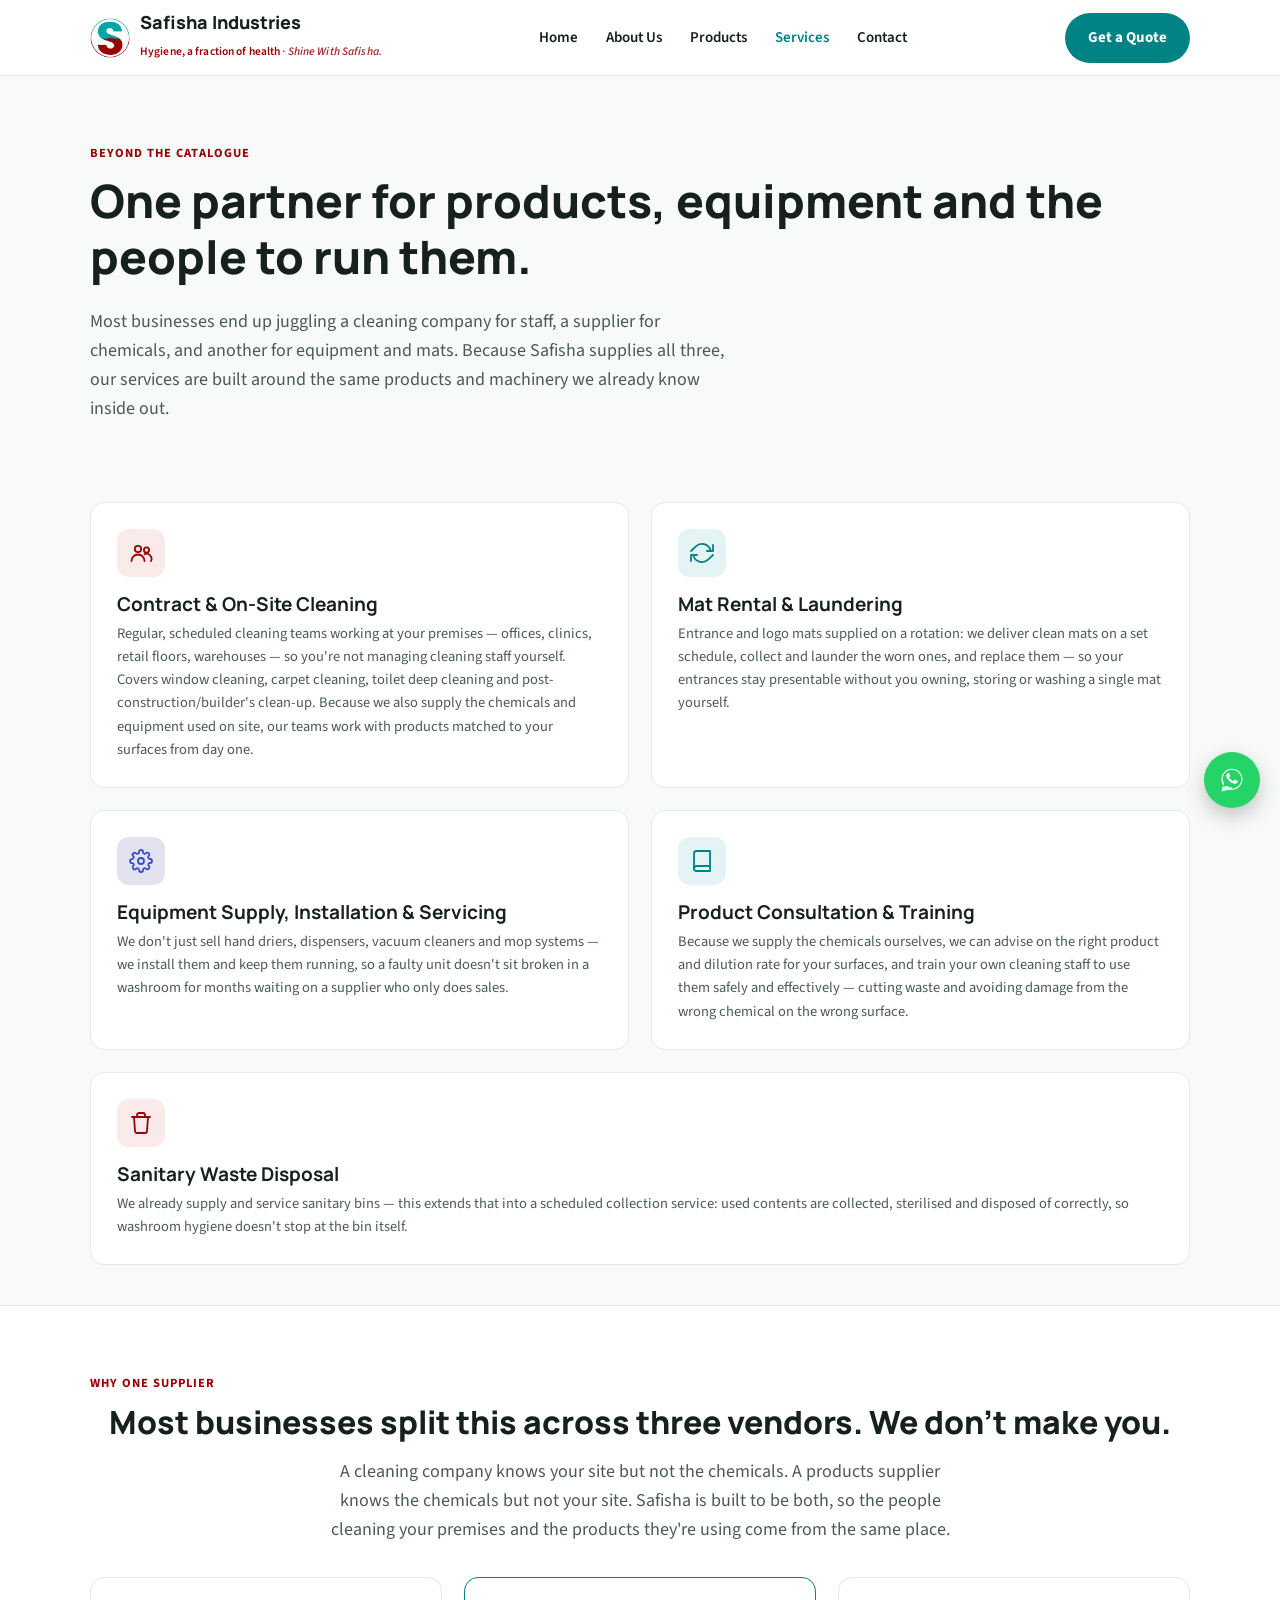
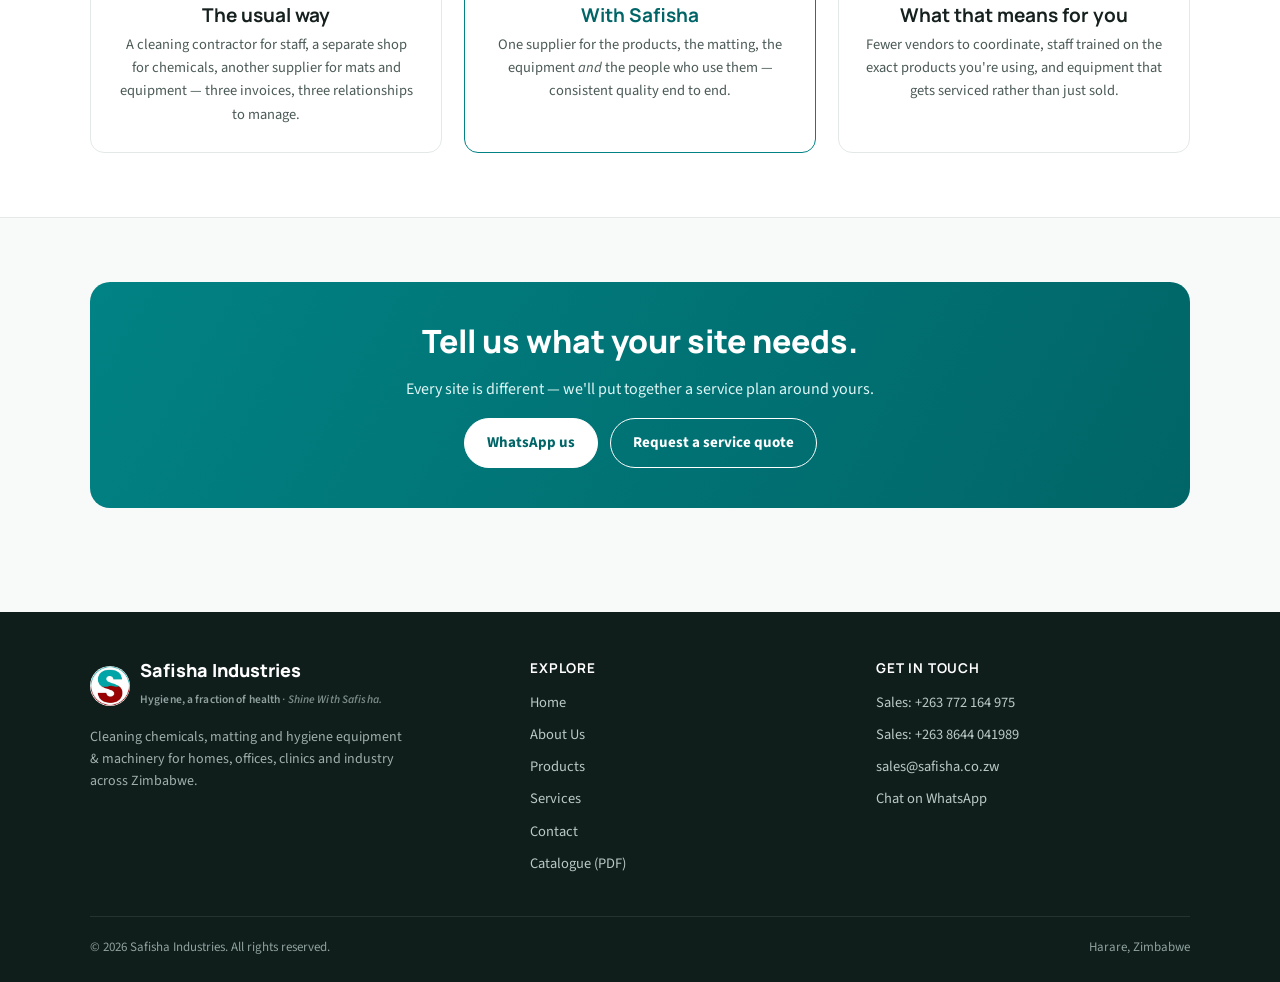
<file: services.html>
<!doctype html>
<html lang="en">
<head>
<meta charset="UTF-8">
<meta name="viewport" content="width=device-width, initial-scale=1">
<title>Services | Safisha Industries</title>
<meta name="description" content="Safisha Industries services: contract cleaning, entrance mat rental &amp; laundering, hygiene equipment installation &amp; servicing, and product consultation &amp; training.">
<meta name="theme-color" content="#018284">
<link rel="icon" type="image/png" sizes="32x32" href="/assets/favicon-32.png">
<link rel="apple-touch-icon" href="/assets/favicon-180.png">
<link rel="preconnect" href="https://fonts.googleapis.com">
<link rel="preconnect" href="https://fonts.gstatic.com" crossorigin>
<link href="https://fonts.googleapis.com/css2?family=Manrope:wght@700;800&family=Source+Sans+3:wght@400;600;700&display=swap" rel="stylesheet">
<link rel="stylesheet" href="/css/styles.css">
<link rel="canonical" href="https://safishazim.com/services.html">
<meta property="og:title" content="Safisha Industries — Hygiene, a fraction of health">
<meta property="og:description" content="Safisha Industries services: contract cleaning, entrance mat rental &amp; laundering, hygiene equipment installation &amp; servicing, and product consultation &amp; training.">
<meta property="og:type" content="website">
<meta property="og:url" content="https://safishazim.com/services.html">
<meta property="og:image" content="https://safishazim.com/assets/logo-original.png">
<script type="application/ld+json">
{
  "@context": "https://schema.org",
  "@type": "LocalBusiness",
  "@id": "https://safishazim.com/#organization",
  "name": "Safisha Industries",
  "alternateName": "Safisha Industries Pvt Ltd",
  "description": "Cleaning chemicals, matting and hygiene equipment supplier in Zimbabwe.",
  "url": "https://safishazim.com/",
  "logo": "https://safishazim.com/assets/logo.png",
  "image": "https://safishazim.com/assets/logo-original.png",
  "email": "sales@safisha.co.zw",
  "telephone": "+263 772 164 975",
  "slogan": "Hygiene, a fraction of health",
  "address": {
    "@type": "PostalAddress",
    "addressLocality": "Harare",
    "addressCountry": "ZW"
  }
}
</script>
</head>
<body>

<header id="site-header">
  <div class="nav-wrap">
    <a href="/" class="brandmark" aria-label="Safisha Industries home">
      <img src="/assets/logo.png" alt="Safisha Industries logo">
      <span>
        <span class="name">Safisha Industries</span><br>
        <span class="tag">Hygiene, a fraction of health <em class="shine-inline">&middot; Shine With Safisha.</em></span>
      </span>
    </a>
    <nav class="mainnav" aria-label="Primary">
      <a href="/" class="">Home</a>
      <a href="/about.html" class="">About Us</a>
      <a href="/products.html" class="">Products</a>
      <a href="/services.html" class=" active">Services</a>
      <a href="/contact.html" class="">Contact</a>
    </nav>
    <div class="nav-cta">
      <a class="btn primary" href="/contact.html">Get a Quote</a>
      <button class="menu-toggle" aria-label="Menu" aria-expanded="false">
        <svg viewBox="0 0 24 24" fill="none" stroke="currentColor" stroke-width="2" stroke-linecap="round"><path d="M3 6h18M3 12h18M3 18h18"/></svg>
      </button>
    </div>
  </div>
</header>

<section class="section" style="padding-bottom:20px;">
  <div class="container">
    <div class="eyebrow">Beyond the catalogue</div>
    <h1>One partner for products, equipment and the people to run them.</h1>
    <p class="lede">
      Most businesses end up juggling a cleaning company for staff, a supplier for chemicals, and
      another for equipment and mats. Because Safisha supplies all three, our services are built
      around the same products and machinery we already know inside out.
    </p>
  </div>
</section>

<section class="section tight">
  <div class="container">
    <div class="grid cols-2">
      <div class="card">
        <div class="icon maroon">
          <svg viewBox="0 0 24 24" fill="none" stroke="currentColor" stroke-width="1.8" stroke-linecap="round" stroke-linejoin="round"><circle cx="9" cy="8" r="3.2"/><path d="M2.5 20a6.5 6.5 0 0 1 13 0"/><circle cx="17.5" cy="9" r="2.6"/><path d="M15.5 13.2A5 5 0 0 1 22 20"/></svg>
        </div>
        <h3>Contract &amp; On-Site Cleaning</h3>
        <p>
          Regular, scheduled cleaning teams working at your premises &mdash; offices, clinics, retail
          floors, warehouses &mdash; so you're not managing cleaning staff yourself. Covers window
          cleaning, carpet cleaning, toilet deep cleaning and post-construction/builder's clean-up.
          Because we also supply the chemicals and equipment used on site, our teams work with
          products matched to your surfaces from day one.
        </p>
      </div>

      <div class="card">
        <div class="icon">
          <svg viewBox="0 0 24 24" fill="none" stroke="currentColor" stroke-width="1.8" stroke-linecap="round" stroke-linejoin="round"><polyline points="23 4 23 10 17 10"/><polyline points="1 20 1 14 7 14"/><path d="M20.49 9A9 9 0 0 0 5.64 5.64L1 10m22 4-4.64 4.36A9 9 0 0 1 3.51 15"/></svg>
        </div>
        <h3>Mat Rental &amp; Laundering</h3>
        <p>
          Entrance and logo mats supplied on a rotation: we deliver clean mats on a set schedule,
          collect and launder the worn ones, and replace them &mdash; so your entrances stay
          presentable without you owning, storing or washing a single mat yourself.
        </p>
      </div>

      <div class="card">
        <div class="icon" style="background:#E2E3EE; color:#3A4CC7;">
          <svg viewBox="0 0 24 24" fill="none" stroke="currentColor" stroke-width="1.8" stroke-linecap="round" stroke-linejoin="round"><circle cx="12" cy="12" r="3"/><path d="M19.4 15a1.65 1.65 0 0 0 .33 1.82l.06.06a2 2 0 1 1-2.83 2.83l-.06-.06a1.65 1.65 0 0 0-1.82-.33 1.65 1.65 0 0 0-1 1.51V21a2 2 0 0 1-4 0v-.09A1.65 1.65 0 0 0 9 19.4a1.65 1.65 0 0 0-1.82.33l-.06.06a2 2 0 1 1-2.83-2.83l.06-.06a1.65 1.65 0 0 0 .33-1.82 1.65 1.65 0 0 0-1.51-1H3a2 2 0 0 1 0-4h.09A1.65 1.65 0 0 0 4.6 9a1.65 1.65 0 0 0-.33-1.82l-.06-.06a2 2 0 1 1 2.83-2.83l.06.06a1.65 1.65 0 0 0 1.82.33H9a1.65 1.65 0 0 0 1-1.51V3a2 2 0 0 1 4 0v.09a1.65 1.65 0 0 0 1 1.51 1.65 1.65 0 0 0 1.82-.33l.06-.06a2 2 0 1 1 2.83 2.83l-.06.06a1.65 1.65 0 0 0-.33 1.82V9a1.65 1.65 0 0 0 1.51 1H21a2 2 0 0 1 0 4h-.09a1.65 1.65 0 0 0-1.51 1z"/></svg>
        </div>
        <h3>Equipment Supply, Installation &amp; Servicing</h3>
        <p>
          We don't just sell hand driers, dispensers, vacuum cleaners and mop systems &mdash; we
          install them and keep them running, so a faulty unit doesn't sit broken in a washroom for
          months waiting on a supplier who only does sales.
        </p>
      </div>

      <div class="card">
        <div class="icon" style="background:var(--teal-soft); color:var(--teal);">
          <svg viewBox="0 0 24 24" fill="none" stroke="currentColor" stroke-width="1.8" stroke-linecap="round" stroke-linejoin="round"><path d="M4 19.5A2.5 2.5 0 0 1 6.5 17H20"/><path d="M6.5 2H20v20H6.5A2.5 2.5 0 0 1 4 19.5v-15A2.5 2.5 0 0 1 6.5 2z"/></svg>
        </div>
        <h3>Product Consultation &amp; Training</h3>
        <p>
          Because we supply the chemicals ourselves, we can advise on the right product and dilution
          rate for your surfaces, and train your own cleaning staff to use them safely and
          effectively &mdash; cutting waste and avoiding damage from the wrong chemical on the wrong
          surface.
        </p>
      </div>

      <div class="card" style="grid-column:1 / -1;">
        <div class="icon maroon">
          <svg viewBox="0 0 24 24" fill="none" stroke="currentColor" stroke-width="1.8" stroke-linecap="round" stroke-linejoin="round"><path d="M3 6h18"/><path d="M8 6V4a2 2 0 0 1 2-2h4a2 2 0 0 1 2 2v2"/><path d="M19 6l-1 14a2 2 0 0 1-2 2H8a2 2 0 0 1-2-2L5 6"/></svg>
        </div>
        <h3>Sanitary Waste Disposal</h3>
        <p>
          We already supply and service sanitary bins &mdash; this extends that into a scheduled
          collection service: used contents are collected, sterilised and disposed of correctly, so
          washroom hygiene doesn't stop at the bin itself.
        </p>
      </div>
    </div>
  </div>
</section>

<section class="section alt">
  <div class="container">
    <div class="eyebrow center">Why one supplier</div>
    <h2 class="center">Most businesses split this across three vendors. We don't make you.</h2>
    <p class="lede center" style="margin:0 auto 32px;">
      A cleaning company knows your site but not the chemicals. A products supplier knows the
      chemicals but not your site. Safisha is built to be both, so the people cleaning your
      premises and the products they're using come from the same place.
    </p>
    <div class="grid cols-3">
      <div class="card center">
        <h3>The usual way</h3>
        <p class="small">A cleaning contractor for staff, a separate shop for chemicals, another
          supplier for mats and equipment &mdash; three invoices, three relationships to manage.</p>
      </div>
      <div class="card center" style="border-color:var(--teal);">
        <h3 style="color:var(--teal-dark);">With Safisha</h3>
        <p class="small">One supplier for the products, the matting, the equipment <em>and</em> the
          people who use them &mdash; consistent quality end to end.</p>
      </div>
      <div class="card center">
        <h3>What that means for you</h3>
        <p class="small">Fewer vendors to coordinate, staff trained on the exact products you're
          using, and equipment that gets serviced rather than just sold.</p>
      </div>
    </div>
  </div>
</section>

<section class="section">
  <div class="container">
    <div class="cta-band">
      <h2>Tell us what your site needs.</h2>
      <p>Every site is different &mdash; we'll put together a service plan around yours.</p>
      <div class="btn-row">
        <a class="btn ghost" href="https://wa.me/263772164975" target="_blank" rel="noopener">WhatsApp us</a>
        <a class="btn outline" href="/contact.html">Request a service quote</a>
      </div>
    </div>
  </div>
</section>

<footer id="site-footer">
  <div class="container">
    <div class="foot-grid">
      <div>
        <div class="brandmark" style="margin-bottom:14px;">
          <img src="/assets/logo.png" alt="Safisha Industries logo">
          <span>
            <span class="name">Safisha Industries</span><br>
            <span class="tag" style="color:#8FA29E;">Hygiene, a fraction of health <em class="shine-inline">&middot; Shine With Safisha.</em></span>
          </span>
        </div>
        <p style="color:#9FB0AC; font-size:14px; max-width:320px;">
          Cleaning chemicals, matting and hygiene equipment &amp; machinery for homes, offices, clinics
          and industry across Zimbabwe.
        </p>
      </div>
      <div>
        <h4>Explore</h4>
        <ul>
          <li><a href="/">Home</a></li>
          <li><a href="/about.html">About Us</a></li>
          <li><a href="/products.html">Products</a></li>
          <li><a href="/services.html">Services</a></li>
          <li><a href="/contact.html">Contact</a></li>
          <li><a href="/assets/safisha-product-catalogue-2026.pdf" target="_blank" rel="noopener">Catalogue (PDF)</a></li>
        </ul>
      </div>
      <div>
        <h4>Get in touch</h4>
        <ul>
          <li><a href="tel:+263772164975">Sales: +263 772 164 975</a></li>
          <li><a href="tel:+2638644041989">Sales: +263 8644 041989</a></li>
          <li><a href="mailto:sales@safisha.co.zw">sales@safisha.co.zw</a></li>
          <li><a href="https://wa.me/263772164975" target="_blank" rel="noopener">Chat on WhatsApp</a></li>
        </ul>
      </div>
    </div>
    <div class="foot-bottom">
      <span>&copy; 2026 Safisha Industries. All rights reserved.</span>
      <span>Harare, Zimbabwe</span>
    </div>
  </div>
</footer>

<a class="wa-float" href="https://wa.me/263772164975" target="_blank" rel="noopener" aria-label="Chat on WhatsApp">
  <svg viewBox="0 0 32 32"><path d="M16.001 3C9.376 3 4 8.373 4 15c0 2.386.703 4.606 1.912 6.47L4 29l7.72-1.876A11.93 11.93 0 0 0 16.001 27C22.626 27 28 21.627 28 15S22.626 3 16.001 3zm0 21.7c-1.94 0-3.75-.54-5.297-1.48l-.38-.226-4.583 1.113 1.128-4.464-.246-.397A9.65 9.65 0 0 1 5.3 15c0-5.9 4.8-10.7 10.701-10.7 5.9 0 10.699 4.8 10.699 10.7s-4.8 10.7-10.699 10.7zm5.86-8.02c-.32-.16-1.9-.938-2.194-1.045-.294-.107-.508-.16-.722.16-.213.32-.828 1.045-1.015 1.26-.187.213-.374.24-.694.08-.32-.16-1.352-.499-2.575-1.593-.952-.85-1.595-1.9-1.782-2.22-.187-.32-.02-.494.14-.653.144-.144.32-.374.48-.56.16-.187.213-.32.32-.534.107-.213.053-.4-.027-.56-.08-.16-.722-1.744-.99-2.388-.26-.626-.526-.541-.722-.55l-.615-.011c-.213 0-.56.08-.854.4-.294.32-1.12 1.096-1.12 2.674 0 1.578 1.147 3.103 1.307 3.317.16.213 2.259 3.45 5.474 4.838.765.33 1.362.527 1.828.674.768.244 1.467.21 2.02.128.616-.092 1.9-.776 2.168-1.526.267-.75.267-1.393.187-1.526-.08-.134-.293-.213-.613-.373z"/></svg>
</a>

<script src="/js/main.js"></script>
</body>
</html>
</file>
<file: css/styles.css>
/* Safisha Industries — company website
   Brand: #018284 teal / #980203 maroon, Manrope (headings) + Source Sans 3 (body)
   Matches the palette already shipped in Safisha Business Hub (the invoicing app). */

:root{
  --teal:#018284;
  --teal-dark:#016567;
  --teal-soft:#E4F3F3;
  --maroon:#980203;
  --maroon-dark:#7A0102;
  --maroon-soft:#FBEAEA;
  --ink:#16211F;
  --ink-soft:#4B5A57;
  --line:#E3E9E7;
  --surface:#FFFFFF;
  --bg:#F7FAF9;
  --radius:14px;
  --shadow: 0 6px 24px rgba(22,33,31,0.08);
  --maxw:1140px;
}

*{ box-sizing:border-box; }
html{ scroll-behavior:smooth; }
body{
  margin:0;
  background:var(--bg);
  color:var(--ink);
  font-family:"Source Sans 3", ui-sans-serif, system-ui, -apple-system, sans-serif;
  font-size:16px;
  line-height:1.6;
  -webkit-font-smoothing:antialiased;
}
h1,h2,h3,h4{
  font-family:"Manrope", ui-sans-serif, system-ui, sans-serif;
  color:var(--ink);
  line-height:1.22;
  margin:0 0 0.5em;
}
h1{ font-size:clamp(30px,5vw,46px); font-weight:800; }
h2{ font-size:clamp(24px,3.4vw,32px); font-weight:800; }
h3{ font-size:19px; font-weight:700; }
p{ margin:0 0 1em; color:var(--ink-soft); }
a{ color:var(--teal); text-decoration:none; }
a:hover{ text-decoration:underline; }
img{ max-width:100%; display:block; }
ul{ margin:0; padding:0; list-style:none; }
.container{ max-width:var(--maxw); margin:0 auto; padding:0 20px; }
.section{ padding:64px 0; }
.section.tight{ padding:40px 0; }
.section.alt{ background:var(--surface); border-top:1px solid var(--line); border-bottom:1px solid var(--line); }
.eyebrow{
  display:inline-block; text-transform:uppercase; letter-spacing:.08em;
  font-size:12.5px; font-weight:700; color:var(--maroon); margin-bottom:10px;
}
.lede{ font-size:18px; max-width:640px; }
.center{ text-align:center; margin-left:auto; margin-right:auto; }

/* Buttons */
.btn{
  display:inline-flex; align-items:center; gap:8px;
  padding:12px 22px; border-radius:999px; font-weight:700; font-size:15px;
  border:1.5px solid transparent; cursor:pointer; white-space:nowrap;
}
.btn.primary{ background:var(--teal); color:#fff; }
.btn.primary:hover{ background:var(--teal-dark); text-decoration:none; }
.btn.outline{ background:transparent; border-color:var(--teal); color:var(--teal); }
.btn.outline:hover{ background:var(--teal-soft); text-decoration:none; }
.btn.maroon{ background:var(--maroon); color:#fff; }
.btn.maroon:hover{ background:var(--maroon-dark); text-decoration:none; }
.btn.ghost{ background:#fff; border-color:var(--line); color:var(--ink); }
.btn.ghost:hover{ background:var(--bg); text-decoration:none; }
.btn-row{ display:flex; flex-wrap:wrap; gap:12px; }

/* Header / nav */
header#site-header{
  position:sticky; top:0; z-index:50;
  background:rgba(255,255,255,0.92);
  -webkit-backdrop-filter:saturate(180%) blur(8px);
  backdrop-filter:saturate(180%) blur(8px);
  border-bottom:1px solid var(--line);
}
/* backdrop-filter on an ancestor creates a new containing block for
   position:fixed descendants, which would trap the fixed mobile nav panel
   below inside the (short) header instead of letting it cover the viewport.
   Drop it below the breakpoint where that panel is used. */
@media (max-width:860px){
  header#site-header{ -webkit-backdrop-filter:none; backdrop-filter:none; background:#fff; }
}
.nav-wrap{ display:flex; align-items:center; justify-content:space-between; padding:12px 20px; max-width:var(--maxw); margin:0 auto; }
.brandmark{ display:flex; align-items:center; gap:10px; }
.brandmark img{ width:40px; height:40px; border-radius:50%; }
.brandmark .name{ font-family:"Manrope",sans-serif; font-weight:800; font-size:18px; line-height:1.1; color:var(--ink); }
.brandmark .tag{ font-size:11.5px; color:var(--maroon); font-weight:600; letter-spacing:.01em; }
.shine-inline{ font-style:italic; font-weight:600; opacity:.82; white-space:nowrap; }
nav.mainnav{ display:flex; align-items:center; gap:28px; }
nav.mainnav a{ color:var(--ink); font-weight:600; font-size:15px; }
nav.mainnav a.active{ color:var(--teal); }
nav.mainnav a:hover{ color:var(--teal); text-decoration:none; }
.nav-cta{ display:flex; align-items:center; gap:10px; }
.menu-toggle{
  display:none; background:none; border:1.5px solid var(--line); border-radius:10px;
  width:42px; height:42px; align-items:center; justify-content:center; cursor:pointer;
}
.menu-toggle svg{ width:20px; height:20px; }

@media (max-width:860px){
  nav.mainnav{
    position:fixed; inset:64px 0 0 0; background:#fff; flex-direction:column;
    align-items:flex-start; padding:22px 24px; gap:4px; transform:translateX(100%);
    transition:transform .22s ease; overflow-y:auto;
  }
  nav.mainnav.open{ transform:translateX(0); }
  nav.mainnav a{ padding:12px 0; width:100%; border-bottom:1px solid var(--line); font-size:16px; }
  .nav-cta .btn span.long{ display:none; }
  .menu-toggle{ display:flex; }
}
@media (max-width:480px){
  .nav-wrap{ padding:10px 14px; }
  .brandmark .tag{ display:none; }
  .brandmark .name{ font-size:15.5px; }
  .brandmark img{ width:34px; height:34px; }
  .nav-cta .btn{ padding:9px 14px; font-size:13.5px; }
}

/* Hero — a slow-rotating collage of product photos (clustered across all
   three catalogue categories) behind a brand-colour gradient, the same
   technique as the category banners on the Products page, scaled up.
   Inspired by nemchem.co.zm's full-bleed rotating hero. */
.hero{
  position:relative; overflow:hidden; isolation:isolate; color:#fff;
  border-bottom:1px solid var(--line);
}
/* A fixed 4x3 (3x4 on mobile) mosaic grid, always fully tiled regardless of
   viewport size. Each tile shows its product photo whole — background-size:
   contain, not cover — so nothing gets cropped into an unrecognisable zoomed
   sliver; a white tile background matches the photos' own white backdrops so
   the letterboxing is invisible. */
.hero-bg{
  position:absolute; inset:0; z-index:-2;
  display:grid; grid-template-columns:repeat(4,1fr); grid-template-rows:repeat(3,1fr);
  gap:2px; background:rgba(255,255,255,0.1);
}
@media (max-width:900px){
  .hero-bg{ grid-template-columns:repeat(3,1fr); grid-template-rows:repeat(4,1fr); }
}
.hero-bg-cell{ position:relative; overflow:hidden; background:#fff; }
.hero-bg-cell span{
  position:absolute; inset:0; background-size:contain; background-position:center; background-repeat:no-repeat;
  opacity:0; animation-name:hero-rotate; animation-timing-function:ease-in-out; animation-iteration-count:infinite;
}
.hero::before{
  content:""; position:absolute; inset:0; z-index:-1;
  background:linear-gradient(120deg, rgba(1,87,89,0.74) 0%, rgba(1,130,132,0.6) 42%, rgba(122,1,2,0.66) 100%);
}
@keyframes hero-rotate{
  0%{ opacity:0; } 4%{ opacity:1; } 24%{ opacity:1; } 30%{ opacity:0; } 100%{ opacity:0; }
}
@media (prefers-reduced-motion: reduce){
  .hero-bg-cell span{ animation:none; opacity:0; }
  .hero-bg-cell span:first-child{ opacity:1; }
}

.hero-grid{ display:grid; grid-template-columns:1.15fr 0.85fr; gap:48px; align-items:center; padding:72px 0 64px; position:relative; z-index:1; }
@media (max-width:900px){ .hero-grid{ grid-template-columns:1fr; padding:44px 0 36px; } }
.hero h1{ color:#fff; }
.hero .lede{ color:rgba(255,255,255,0.9); }
.hero .btn.outline{ border-color:#fff; color:#fff; }
.hero .btn.outline:hover{ background:rgba(255,255,255,0.14); }

.hero-badge{
  display:inline-flex; align-items:center; gap:9px; background:rgba(255,255,255,0.14); color:#fff;
  font-weight:700; font-size:13px; padding:7px 16px 7px 12px; border-radius:999px; margin-bottom:18px;
  border:1px solid rgba(255,255,255,0.32); -webkit-backdrop-filter:blur(6px); backdrop-filter:blur(6px);
}
.hero-badge .dot{ width:8px; height:8px; border-radius:50%; background:#4ADE80; flex-shrink:0; box-shadow:0 0 0 3px rgba(74,222,128,0.25); }
.hero-art{
  background:rgba(255,255,255,0.98); border:1px solid rgba(255,255,255,0.6); border-radius:24px; padding:28px;
  box-shadow:0 24px 60px rgba(8,20,18,0.3); display:flex; flex-direction:column; align-items:center; gap:18px; text-align:center;
}
/* Fluid size instead of a fixed 150px — shrinks on narrow windows, caps out
   on wide ones. js/main.js watches this element's rendered size and re-tunes
   the ripple filter below to match, so the wave stays proportional at any size. */
.hero-art img{ width:clamp(92px, 15vw, 150px); height:auto; aspect-ratio:1/1; }
.hero-art .swatch-row{ display:flex; gap:10px; }
.hero-art .swatch{ width:26px; height:26px; border-radius:50%; }
/* Below 900px, .hero-grid drops to a single column, so .hero-art stretches
   to the full container width and the desktop "small side badge" reads as
   an oversized, disconnected panel instead. Cap it back to a compact,
   centered card and shrink the logo/text to match. */
@media (max-width:900px){
  .hero-art{ max-width:280px; margin:0 auto; padding:20px; gap:12px; border-radius:20px; }
  .hero-art img{ width:clamp(64px, 18vw, 96px); }
  .hero-art h3{ font-size:1.05rem; margin-bottom:2px !important; }
  .hero-art .small{ font-size:12.5px; }
  .hero-art .swatch{ width:20px; height:20px; }
}

/* Waving logo — the SVG filter (defined inline next to the image) supplies
   the cloth-like ripple; this adds a slow, gentle sway on top so the whole
   badge reads as a flag moving in the breeze, not just a rippling texture. */
.hero-logo-wave{
  filter:url(#wave-flag);
  animation:flag-sway 7s ease-in-out infinite; /* matches the 7s SVG ripple cycle in index.html */
  transform-origin:38% 50%;
}
@keyframes flag-sway{
  0%   { transform:skewY(0deg)    rotate(0deg)    scaleY(1); }
  12.5%{ transform:skewY(1.6deg)  rotate(0.8deg)  scaleY(1.01); }
  25%  { transform:skewY(2.8deg)  rotate(1.4deg)  scaleY(1.02); }
  37.5%{ transform:skewY(1.6deg)  rotate(0.8deg)  scaleY(1.01); }
  50%  { transform:skewY(0deg)    rotate(0deg)    scaleY(1); }
  62.5%{ transform:skewY(-1.6deg) rotate(-0.8deg) scaleY(0.99); }
  75%  { transform:skewY(-2.8deg) rotate(-1.4deg) scaleY(0.98); }
  87.5%{ transform:skewY(-1.6deg) rotate(-0.8deg) scaleY(0.99); }
  100% { transform:skewY(0deg)    rotate(0deg)    scaleY(1); }
}
@media (prefers-reduced-motion: reduce){
  .hero-logo-wave{ animation:none; filter:none; }
}

.hero-shine-tag{
  font-style:italic;
  color:var(--maroon);
  margin-top:4px;
}

/* Cards */
.grid{ display:grid; gap:22px; }
.grid.cols-3{ grid-template-columns:repeat(3,1fr); }
.grid.cols-2{ grid-template-columns:repeat(2,1fr); }
@media (max-width:860px){ .grid.cols-3, .grid.cols-2{ grid-template-columns:1fr; } }

.card{
  background:var(--surface); border:1px solid var(--line); border-radius:var(--radius);
  padding:26px; transition:box-shadow .15s ease, transform .15s ease;
}
.card:hover{ box-shadow:var(--shadow); transform:translateY(-2px); }
.card .icon{
  width:48px; height:48px; border-radius:12px; display:flex; align-items:center; justify-content:center;
  margin-bottom:16px; background:var(--teal-soft); color:var(--teal);
}
.card .icon.maroon{ background:var(--maroon-soft); color:var(--maroon); }
.card .icon svg{ width:24px; height:24px; }
.card h3{ margin-bottom:6px; }
.card p{ font-size:14.5px; margin-bottom:0; }
.card a.card-link{ font-weight:700; font-size:14px; display:inline-block; margin-top:12px; }

/* Product cards (smaller, denser grid) */
.product-grid{ display:grid; grid-template-columns:repeat(3,1fr); gap:16px; }
@media (max-width:900px){ .product-grid{ grid-template-columns:repeat(2,1fr); } }
@media (max-width:560px){ .product-grid{ grid-template-columns:1fr; } }
.product-card{
  background:var(--surface); border:1px solid var(--line); border-radius:12px; padding:18px;
  transition:box-shadow .15s ease, transform .15s ease;
}
.product-card:hover{ box-shadow:var(--shadow); transform:translateY(-2px); }
.product-img-wrap{
  /* No single fixed box shape fits the whole catalogue: bottles/canisters
     are portrait (~0.75-0.9), but broom/mop handles and roll dispensers
     are much narrower (~0.4-0.55) and mats/scrapers/rails are landscape
     (~1.1-1.4). A fixed 3:4 box suited the bottles but left the narrow and
     wide items floating with huge empty margins. js/main.js now measures
     each photo's own width/height once it loads and sets --img-ar on this
     element (clamped to 0.55-1.3 so grid rows never get extreme), so each
     frame hugs its own photo instead of one-size-fits-all. 3/4 below is
     only the fallback before JS runs / if it's unavailable. */
  margin:-18px -18px 14px; border-radius:12px 12px 0 0; overflow:hidden;
  background:#fff; aspect-ratio:var(--img-ar, 3/4); display:flex; align-items:center; justify-content:center;
  border-bottom:1px solid var(--line);
}
.product-img{ width:100%; height:100%; object-fit:contain; object-position:center; padding:10px; }
.product-card h4{
  font-family:"Manrope",sans-serif; font-weight:800; font-size:14.5px; letter-spacing:.01em;
  color:var(--teal-dark); text-transform:uppercase; margin:0 0 8px;
}
.product-card p{ font-size:13.6px; margin:0; color:var(--ink-soft); }
.product-card .spec{ margin-top:10px; font-size:12.3px; color:#7c8b87; border-top:1px dashed var(--line); padding-top:8px; }
.product-card[hidden]{ display:none; }

/* Product search */
.product-search-wrap{ margin:24px 0 4px; }
.product-search{
  display:flex; align-items:center; gap:10px; background:#fff; border:1.5px solid var(--line);
  border-radius:999px; padding:12px 18px; max-width:560px; box-shadow:var(--shadow);
}
.product-search svg{ width:19px; height:19px; color:var(--ink-soft); flex-shrink:0; }
.product-search input{
  border:none; outline:none; font-family:inherit; font-size:15px; width:100%; background:transparent; color:var(--ink);
}
.product-search input::placeholder{ color:#9aa8a4; }
.search-help{ font-size:13.5px; color:var(--ink-soft); margin:10px 0 0; }
.search-help a{ font-weight:700; }
.search-empty{
  font-size:14px; background:var(--maroon-soft); color:var(--maroon-dark); border-radius:10px;
  padding:14px 16px; margin:14px 0 0; max-width:560px;
}
.search-empty a{ font-weight:700; color:var(--maroon-dark); text-decoration:underline; }
.cat-block[hidden]{ display:none; }

/* Category rotating banners — a slow crossfade of that category's own
   product photos behind a brand-colour tint, so each catalogue section
   opens with a glimpse of what's inside before the grid of cards. */
.cat-banner{
  position:relative; border-radius:16px; overflow:hidden; margin-bottom:20px;
  min-height:128px; display:flex; align-items:flex-end;
}
.cat-banner-bg{ position:absolute; inset:0; }
.cat-banner-bg span{
  position:absolute; inset:0; background-size:cover; background-position:center;
  opacity:0; animation-name:cat-rotate; animation-timing-function:ease-in-out; animation-iteration-count:infinite;
}
.cat-banner::after{ content:""; position:absolute; inset:0; }
.cat-banner.chemicals::after{ background:linear-gradient(0deg, rgba(152,2,3,0.90) 0%, rgba(152,2,3,0.45) 65%, rgba(152,2,3,0.25) 100%); }
.cat-banner.matting::after{ background:linear-gradient(0deg, rgba(1,130,132,0.90) 0%, rgba(1,130,132,0.45) 65%, rgba(1,130,132,0.25) 100%); }
.cat-banner.equipment::after{ background:linear-gradient(0deg, rgba(58,76,199,0.90) 0%, rgba(58,76,199,0.45) 65%, rgba(58,76,199,0.25) 100%); }
.cat-banner-inner{
  position:relative; z-index:2; padding:18px 22px; display:flex; align-items:baseline;
  justify-content:space-between; width:100%; flex-wrap:wrap; gap:10px;
}
.cat-banner-inner .cat-band{ background:transparent; padding:0; font-size:21px; letter-spacing:.02em; }
.cat-banner-inner .count{ font-size:13.5px; color:#fff; opacity:0.92; font-weight:600; }
@keyframes cat-rotate{
  0%{ opacity:0; }
  6%{ opacity:1; }
  34%{ opacity:1; }
  42%{ opacity:0; }
  100%{ opacity:0; }
}
@media (prefers-reduced-motion: reduce){
  .cat-banner-bg span{ animation:none; opacity:0; }
  .cat-banner-bg span:first-child{ opacity:1; }
}

.cat-block{ padding-top:26px; }
.cat-head{ display:flex; align-items:baseline; justify-content:space-between; gap:16px; flex-wrap:wrap; margin-bottom:18px; }
.cat-head .count{ font-size:13.5px; color:var(--ink-soft); }
.cat-band{
  display:inline-block; padding:6px 16px; border-radius:8px; color:#fff; font-family:"Manrope",sans-serif;
  font-weight:800; font-size:14px; letter-spacing:.03em; text-transform:uppercase;
}
.cat-band.chemicals{ background:var(--maroon); }
.cat-band.matting{ background:var(--teal); }
.cat-band.equipment{ background:#3A4CC7; }

/* Category quick-nav (tabs) */
.cat-tabs{ display:flex; gap:10px; flex-wrap:wrap; margin:26px 0 6px; position:sticky; top:66px; z-index:20; background:var(--bg); padding:10px 0; }
.cat-tabs a{
  background:#fff; border:1.5px solid var(--line); border-radius:999px; padding:8px 16px;
  font-weight:700; font-size:14px; color:var(--ink);
}
.cat-tabs a:hover{ border-color:var(--teal); color:var(--teal); text-decoration:none; }

/* About */
.about-block{ display:grid; grid-template-columns:1fr 1fr; gap:40px; align-items:start; }
@media (max-width:860px){ .about-block{ grid-template-columns:1fr; } }
.quote-strip{
  background:var(--teal); color:#fff; border-radius:var(--radius); padding:28px 30px;
}
.quote-strip p{ color:#EAFAFA; font-size:17px; margin:0; }
.quote-strip b{ color:#fff; }

/* Contact */
.contact-grid{ display:grid; grid-template-columns:0.9fr 1.1fr; gap:36px; align-items:start; }
@media (max-width:860px){ .contact-grid{ grid-template-columns:1fr; } }
.contact-card{ background:var(--surface); border:1px solid var(--line); border-radius:var(--radius); padding:26px; }
.contact-row{ display:flex; align-items:flex-start; gap:14px; padding:14px 0; border-bottom:1px solid var(--line); }
.contact-row:last-child{ border-bottom:none; }
.contact-row .icon{ width:38px; height:38px; border-radius:10px; background:var(--teal-soft); color:var(--teal); display:flex; align-items:center; justify-content:center; flex-shrink:0; }
.contact-row .icon svg{ width:19px; height:19px; }
.contact-row .label{ font-size:12.5px; text-transform:uppercase; letter-spacing:.05em; color:#7c8b87; font-weight:700; margin-bottom:2px; }
.contact-row .value{ font-weight:700; font-size:15.5px; }
.contact-row .value a{ color:var(--ink); }
.contact-row .value a:hover{ color:var(--teal); }

form.enquiry{ display:grid; gap:14px; }
form.enquiry label{ font-size:13.5px; font-weight:700; margin-bottom:6px; display:block; }
form.enquiry input, form.enquiry select, form.enquiry textarea{
  width:100%; padding:11px 13px; border-radius:10px; border:1.5px solid var(--line);
  font-family:inherit; font-size:15px; background:#fff; color:var(--ink);
}
form.enquiry input:focus, form.enquiry select:focus, form.enquiry textarea:focus{
  outline:none; border-color:var(--teal); box-shadow:0 0 0 3px var(--teal-soft);
}
form.enquiry textarea{ min-height:120px; resize:vertical; }
.form-row-2{ display:grid; grid-template-columns:1fr 1fr; gap:14px; }
@media (max-width:560px){ .form-row-2{ grid-template-columns:1fr; } }
.form-note{ font-size:12.5px; color:#7c8b87; margin-top:2px; }
.form-status{ font-size:14px; font-weight:700; padding:10px 14px; border-radius:10px; display:none; }
.form-status.show{ display:block; }
.form-status.ok{ background:#E4F3E9; color:#1D7A3E; }
.form-status.err{ background:var(--maroon-soft); color:var(--maroon); }

/* CTA band */
.cta-band{
  background:linear-gradient(120deg, var(--teal) 0%, var(--teal-dark) 100%);
  color:#fff; border-radius:20px; padding:40px; text-align:center;
}
.cta-band h2{ color:#fff; }
.cta-band p{ color:#DFF6F6; }
.cta-band .btn-row{ justify-content:center; }
.cta-band .btn.ghost{ background:#fff; color:var(--teal-dark); border-color:#fff; }
.cta-band .btn.outline{ border-color:#fff; color:#fff; }
.cta-band .btn.outline:hover{ background:rgba(255,255,255,0.12); }

/* Footer */
footer#site-footer{ background:#0F1D1B; color:#CBD8D5; padding:48px 0 24px; margin-top:40px; }
footer .foot-grid{ display:grid; grid-template-columns:1.3fr 1fr 1fr; gap:32px; }
@media (max-width:760px){ footer .foot-grid{ grid-template-columns:1fr; } }
footer .brandmark .name{ color:#fff; }
footer h4{ color:#fff; font-size:13.5px; text-transform:uppercase; letter-spacing:.06em; margin-bottom:14px; }
footer a{ color:#B9CAC6; }
footer a:hover{ color:#fff; }
footer li{ margin-bottom:9px; font-size:14.5px; }
.foot-bottom{ border-top:1px solid #223330; margin-top:32px; padding-top:20px; display:flex; justify-content:space-between; flex-wrap:wrap; gap:10px; font-size:13px; color:#8FA29E; }

/* WhatsApp floating button */
.wa-float{
  /* Netlify's own "Powered by Netlify" badge (injected by Netlify itself,
     outside this codebase — see Project configuration > General > Powered
     by Netlify badge in the Netlify dashboard to turn it off) sits fixed
     in the same bottom-right corner. Lifted well clear of it here rather
     than overlapping. */
  position:fixed; right:20px; bottom:92px; z-index:60; width:56px; height:56px; border-radius:50%;
  background:#25D366; display:flex; align-items:center; justify-content:center; box-shadow:0 8px 20px rgba(0,0,0,0.22);
}
.wa-float svg{ width:28px; height:28px; fill:#fff; }
.wa-float:hover{ transform:scale(1.06); }
@media (max-width:480px){
  .wa-float{ bottom:84px; right:16px; width:50px; height:50px; }
  .wa-float svg{ width:25px; height:25px; }
}

/* Utility */
.mt-0{ margin-top:0; } .mb-0{ margin-bottom:0; }
.muted{ color:var(--ink-soft); }
.small{ font-size:13.5px; }

/* redeploy trigger: mobile hero-art fix */
</file>
